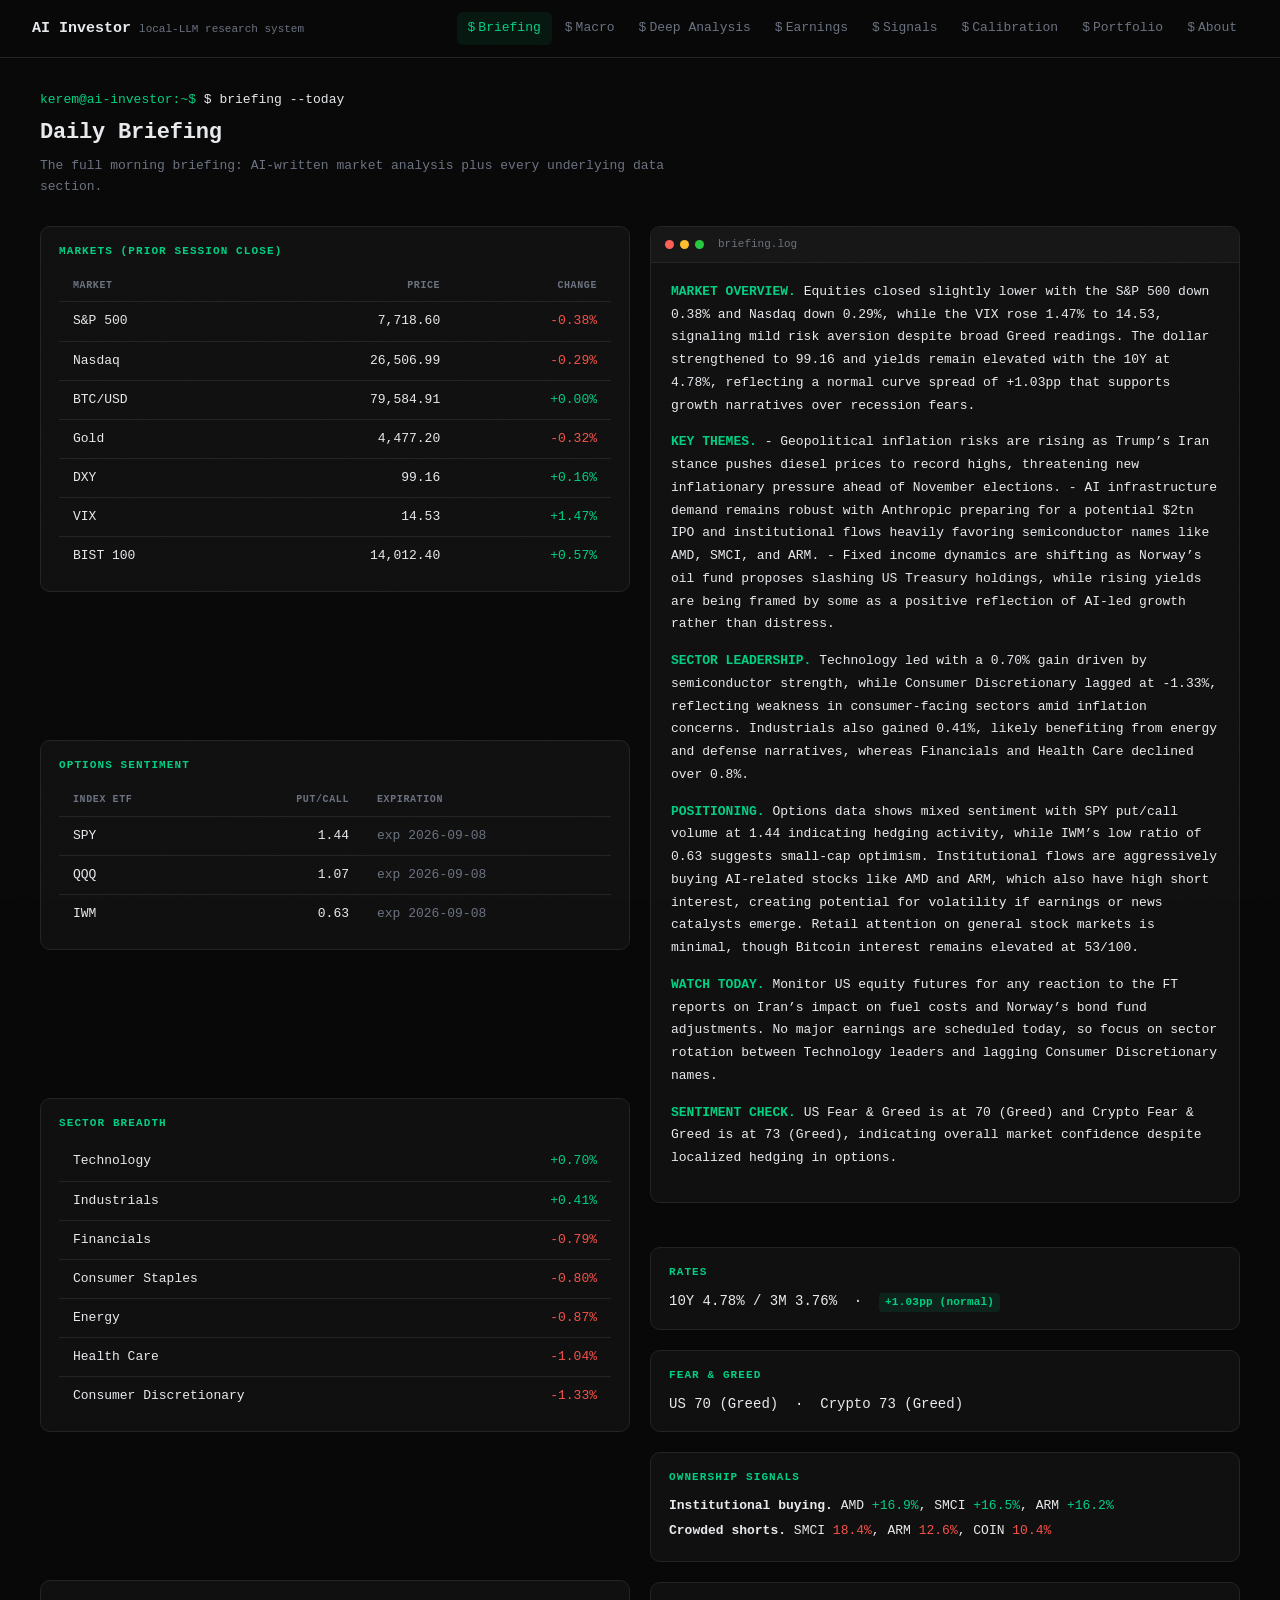
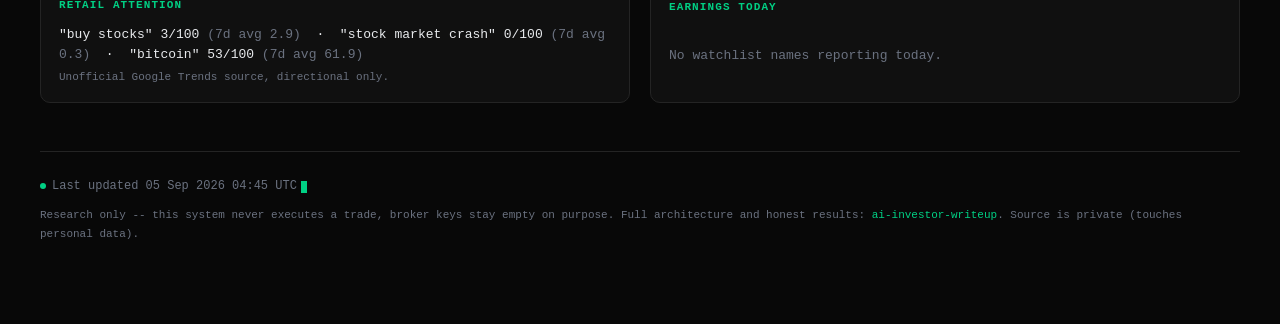
<file: index.html>
<!DOCTYPE html>
<html lang="en">
<head>
<meta charset="UTF-8">
<meta name="viewport" content="width=device-width, initial-scale=1.0">
<title>Briefing · AI Investor</title>
<meta name="description" content="The full morning briefing: AI-written market analysis plus every underlying data section.">
<link rel="stylesheet" href="style.css">
</head>
<body>
<header class="topnav">
  <div class="topnav-brand">
    <span class="topnav-brand-name">AI Investor</span>
    <span class="topnav-brand-sub">local-LLM research system</span>
  </div>
  <button class="mobile-toggle">menu</button>
  <nav class="topnav-links">
    <a class="nav-link active" href="index.html"><span class="prompt">$</span>Briefing</a><a class="nav-link" href="macro.html"><span class="prompt">$</span>Macro</a><a class="nav-link" href="deep-analysis.html"><span class="prompt">$</span>Deep Analysis</a><a class="nav-link" href="earnings.html"><span class="prompt">$</span>Earnings</a><a class="nav-link" href="signals.html"><span class="prompt">$</span>Signals</a><a class="nav-link" href="calibration.html"><span class="prompt">$</span>Calibration</a><a class="nav-link" href="portfolio.html"><span class="prompt">$</span>Portfolio</a><a class="nav-link" href="about.html"><span class="prompt">$</span>About</a>
  </nav>
</header>
<div class="shell">
  <main class="main">
    <div class="page-header">
      <div class="cmd-line"><span class="prompt">kerem@ai-investor:~$</span> <span class="cmd">$ briefing --today</span></div>
      <div class="page-title">Daily Briefing</div>
      <div class="page-desc">The full morning briefing: AI-written market analysis plus every underlying data section.</div>
    </div>
    <div class="paired-row"><div class="stack"><div class="data-block"><div class="section-label">Markets (Prior Session Close)</div><div class="table-scroll"><table><thead><tr><th>Market</th><th class="num">Price</th><th class="num">Change</th></tr></thead>
      <tbody><tr><td>S&amp;P 500</td><td class="num">7,718.60</td>
      <td class="num neg-text">-0.38%</td></tr><tr><td>Nasdaq</td><td class="num">26,506.99</td>
      <td class="num neg-text">-0.29%</td></tr><tr><td>BTC/USD</td><td class="num">79,584.91</td>
      <td class="num pos-text">+0.00%</td></tr><tr><td>Gold</td><td class="num">4,477.20</td>
      <td class="num neg-text">-0.32%</td></tr><tr><td>DXY</td><td class="num">99.16</td>
      <td class="num pos-text">+0.16%</td></tr><tr><td>VIX</td><td class="num">14.53</td>
      <td class="num pos-text">+1.47%</td></tr><tr><td>BIST 100</td><td class="num">14,012.40</td>
      <td class="num pos-text">+0.57%</td></tr></tbody></table></div></div><div class="data-block"><div class="section-label">Options Sentiment</div><div class="table-scroll"><table><thead><tr><th>Index ETF</th><th class="num">Put/Call</th><th>Expiration</th></tr></thead>
      <tbody><tr><td>SPY</td><td class="num">1.44</td>
      <td class="muted-text">exp 2026-09-08</td></tr><tr><td>QQQ</td><td class="num">1.07</td>
      <td class="muted-text">exp 2026-09-08</td></tr><tr><td>IWM</td><td class="num">0.63</td>
      <td class="muted-text">exp 2026-09-08</td></tr></tbody></table></div></div><div class="data-block"><div class="section-label">Sector Breadth</div><div class="table-scroll"><table><tbody><tr><td>Technology</td><td class="num pos-text">+0.70%</td></tr><tr><td>Industrials</td><td class="num pos-text">+0.41%</td></tr><tr><td>Financials</td><td class="num neg-text">-0.79%</td></tr><tr><td>Consumer Staples</td><td class="num neg-text">-0.80%</td></tr><tr><td>Energy</td><td class="num neg-text">-0.87%</td></tr><tr><td>Health Care</td><td class="num neg-text">-1.04%</td></tr><tr><td>Consumer Discretionary</td><td class="num neg-text">-1.33%</td></tr></tbody></table></div></div><div class="data-block"><div class="section-label">Retail Attention</div><p style="font-size:13px;">"buy stocks" 3/100 <span class="muted-text">(7d avg 2.9)</span> &nbsp;·&nbsp; "stock market crash" 0/100 <span class="muted-text">(7d avg 0.3)</span> &nbsp;·&nbsp; "bitcoin" 53/100 <span class="muted-text">(7d avg 61.9)</span></p><p style="font-size:11px;color:var(--muted);margin-top:4px;">Unofficial Google Trends source, directional only.</p></div></div><div class="col-flow"><div class="term-window"><div class="term-titlebar"><div class="term-dots"><span class="term-dot r"></span><span class="term-dot y"></span><span class="term-dot g"></span></div>
    <span class="term-titlebar-label">briefing.log</span></div><div class="term-body narrative"><p style="font-size:13px;line-height:1.75;margin-bottom:14px;"><b style="color:var(--accent2);">MARKET OVERVIEW.</b> Equities closed slightly lower with the S&amp;P 500 down 0.38% and Nasdaq down 0.29%, while the VIX rose 1.47% to 14.53, signaling mild risk aversion despite broad Greed readings. The dollar strengthened to 99.16 and yields remain elevated with the 10Y at 4.78%, reflecting a normal curve spread of +1.03pp that supports growth narratives over recession fears.</p><p style="font-size:13px;line-height:1.75;margin-bottom:14px;"><b style="color:var(--accent2);">KEY THEMES.</b> - Geopolitical inflation risks are rising as Trump’s Iran stance pushes diesel prices to record highs, threatening new inflationary pressure ahead of November elections.
- AI infrastructure demand remains robust with Anthropic preparing for a potential $2tn IPO and institutional flows heavily favoring semiconductor names like AMD, SMCI, and ARM.
- Fixed income dynamics are shifting as Norway’s oil fund proposes slashing US Treasury holdings, while rising yields are being framed by some as a positive reflection of AI-led growth rather than distress.</p><p style="font-size:13px;line-height:1.75;margin-bottom:14px;"><b style="color:var(--accent2);">SECTOR LEADERSHIP.</b> Technology led with a 0.70% gain driven by semiconductor strength, while Consumer Discretionary lagged at -1.33%, reflecting weakness in consumer-facing sectors amid inflation concerns. Industrials also gained 0.41%, likely benefiting from energy and defense narratives, whereas Financials and Health Care declined over 0.8%.</p><p style="font-size:13px;line-height:1.75;margin-bottom:14px;"><b style="color:var(--accent2);">POSITIONING.</b> Options data shows mixed sentiment with SPY put/call volume at 1.44 indicating hedging activity, while IWM’s low ratio of 0.63 suggests small-cap optimism. Institutional flows are aggressively buying AI-related stocks like AMD and ARM, which also have high short interest, creating potential for volatility if earnings or news catalysts emerge. Retail attention on general stock markets is minimal, though Bitcoin interest remains elevated at 53/100.</p><p style="font-size:13px;line-height:1.75;margin-bottom:14px;"><b style="color:var(--accent2);">WATCH TODAY.</b> Monitor US equity futures for any reaction to the FT reports on Iran’s impact on fuel costs and Norway’s bond fund adjustments. No major earnings are scheduled today, so focus on sector rotation between Technology leaders and lagging Consumer Discretionary names.</p><p style="font-size:13px;line-height:1.75;margin-bottom:14px;"><b style="color:var(--accent2);">SENTIMENT CHECK.</b> US Fear &amp; Greed is at 70 (Greed) and Crypto Fear &amp; Greed is at 73 (Greed), indicating overall market confidence despite localized hedging in options.</p></div></div><div class="stack"><div class="data-block"><div class="section-label">Rates</div><p style="font-size:14px;">10Y 4.78% / 3M 3.76%
          &nbsp;·&nbsp; <span class="tag pos">+1.03pp (normal)</span></p></div><div class="data-block"><div class="section-label">Fear &amp; Greed</div><p style="font-size:14px;">US 70 (Greed) &nbsp;·&nbsp; Crypto 73 (Greed)</p></div><div class="data-block"><div class="section-label">Ownership Signals</div><p style="font-size:13px;margin:4px 0;"><b>Institutional buying.</b> AMD <span class="pos-text">+16.9%</span>, SMCI <span class="pos-text">+16.5%</span>, ARM <span class="pos-text">+16.2%</span></p><p style="font-size:13px;margin:4px 0;"><b>Crowded shorts.</b> SMCI <span class="neg-text">18.4%</span>, ARM <span class="neg-text">12.6%</span>, COIN <span class="neg-text">10.4%</span></p></div><div class="data-block"><div class="section-label">Earnings Today</div><p class="empty-state">No watchlist names reporting today.</p></div></div></div></div>
    <div class="page-footer">
      <div class="last-updated"><span class="dot"></span>Last updated 05 Sep 2026 04:45 UTC<span class="cursor-block"></span></div>
      <p style="margin-top:10px;">Research only -- this system never executes a trade, broker keys stay empty on purpose.
      Full architecture and honest results: <a href="https://github.com/cliteka-cell/ai-investor-writeup" target="_blank">ai-investor-writeup</a>.
      Source is private (touches personal data).</p>
    </div>
  </main>
</div>
<script src="script.js"></script>
</body>
</html>
</file>
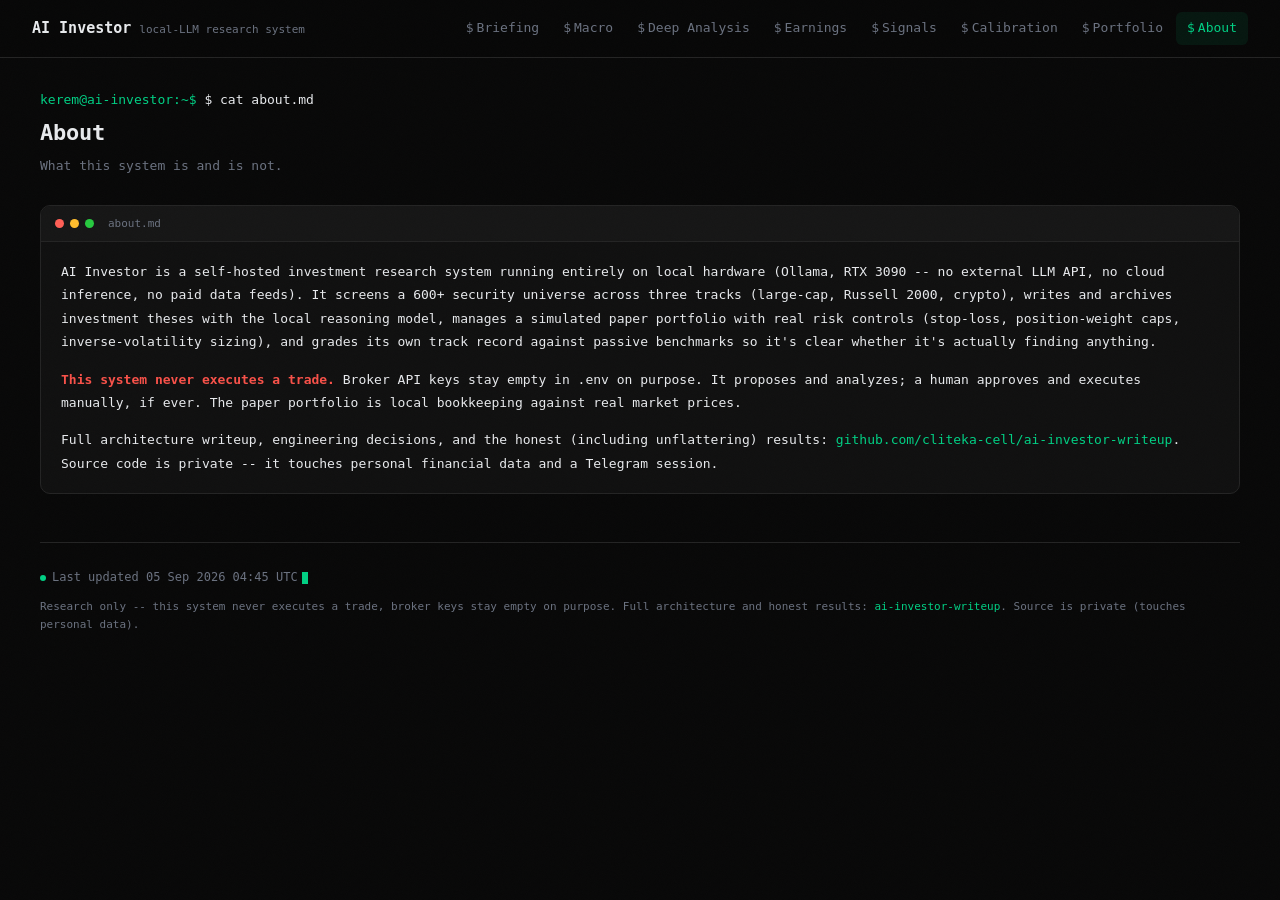
<file: about.html>
<!DOCTYPE html>
<html lang="en">
<head>
<meta charset="UTF-8">
<meta name="viewport" content="width=device-width, initial-scale=1.0">
<title>About · AI Investor</title>
<meta name="description" content="What this system is and is not.">
<link rel="stylesheet" href="style.css">
</head>
<body>
<header class="topnav">
  <div class="topnav-brand">
    <span class="topnav-brand-name">AI Investor</span>
    <span class="topnav-brand-sub">local-LLM research system</span>
  </div>
  <button class="mobile-toggle">menu</button>
  <nav class="topnav-links">
    <a class="nav-link" href="index.html"><span class="prompt">$</span>Briefing</a><a class="nav-link" href="macro.html"><span class="prompt">$</span>Macro</a><a class="nav-link" href="deep-analysis.html"><span class="prompt">$</span>Deep Analysis</a><a class="nav-link" href="earnings.html"><span class="prompt">$</span>Earnings</a><a class="nav-link" href="signals.html"><span class="prompt">$</span>Signals</a><a class="nav-link" href="calibration.html"><span class="prompt">$</span>Calibration</a><a class="nav-link" href="portfolio.html"><span class="prompt">$</span>Portfolio</a><a class="nav-link active" href="about.html"><span class="prompt">$</span>About</a>
  </nav>
</header>
<div class="shell">
  <main class="main">
    <div class="page-header">
      <div class="cmd-line"><span class="prompt">kerem@ai-investor:~$</span> <span class="cmd">$ cat about.md</span></div>
      <div class="page-title">About</div>
      <div class="page-desc">What this system is and is not.</div>
    </div>
    
    <div class="term-window full"><div class="term-titlebar"><div class="term-dots"><span class="term-dot r"></span><span class="term-dot y"></span><span class="term-dot g"></span></div>
    <span class="term-titlebar-label">about.md</span></div><div class="term-body">
    <p style="font-size:13px;line-height:1.8;">AI Investor is a self-hosted investment research system running entirely on local hardware
    (Ollama, RTX 3090 -- no external LLM API, no cloud inference, no paid data feeds). It screens a 600+ security universe across three
    tracks (large-cap, Russell 2000, crypto), writes and archives investment theses with the local reasoning model, manages a simulated
    paper portfolio with real risk controls (stop-loss, position-weight caps, inverse-volatility sizing), and grades its own track record
    against passive benchmarks so it's clear whether it's actually finding anything.</p>
    <p style="font-size:13px;line-height:1.8;margin-top:14px;"><b style="color:var(--neg);">This system never executes a trade.</b>
    Broker API keys stay empty in <code>.env</code> on purpose. It proposes and analyzes; a human approves and executes manually,
    if ever. The paper portfolio is local bookkeeping against real market prices.</p>
    <p style="font-size:13px;line-height:1.8;margin-top:14px;">Full architecture writeup, engineering decisions, and the honest
    (including unflattering) results: <a href="https://github.com/cliteka-cell/ai-investor-writeup" target="_blank" style="color:var(--accent2);">github.com/cliteka-cell/ai-investor-writeup</a>.
    Source code is private -- it touches personal financial data and a Telegram session.</p>
    </div></div>
    <div class="page-footer">
      <div class="last-updated"><span class="dot"></span>Last updated 05 Sep 2026 04:45 UTC<span class="cursor-block"></span></div>
      <p style="margin-top:10px;">Research only -- this system never executes a trade, broker keys stay empty on purpose.
      Full architecture and honest results: <a href="https://github.com/cliteka-cell/ai-investor-writeup" target="_blank">ai-investor-writeup</a>.
      Source is private (touches personal data).</p>
    </div>
  </main>
</div>
<script src="script.js"></script>
</body>
</html>
</file>
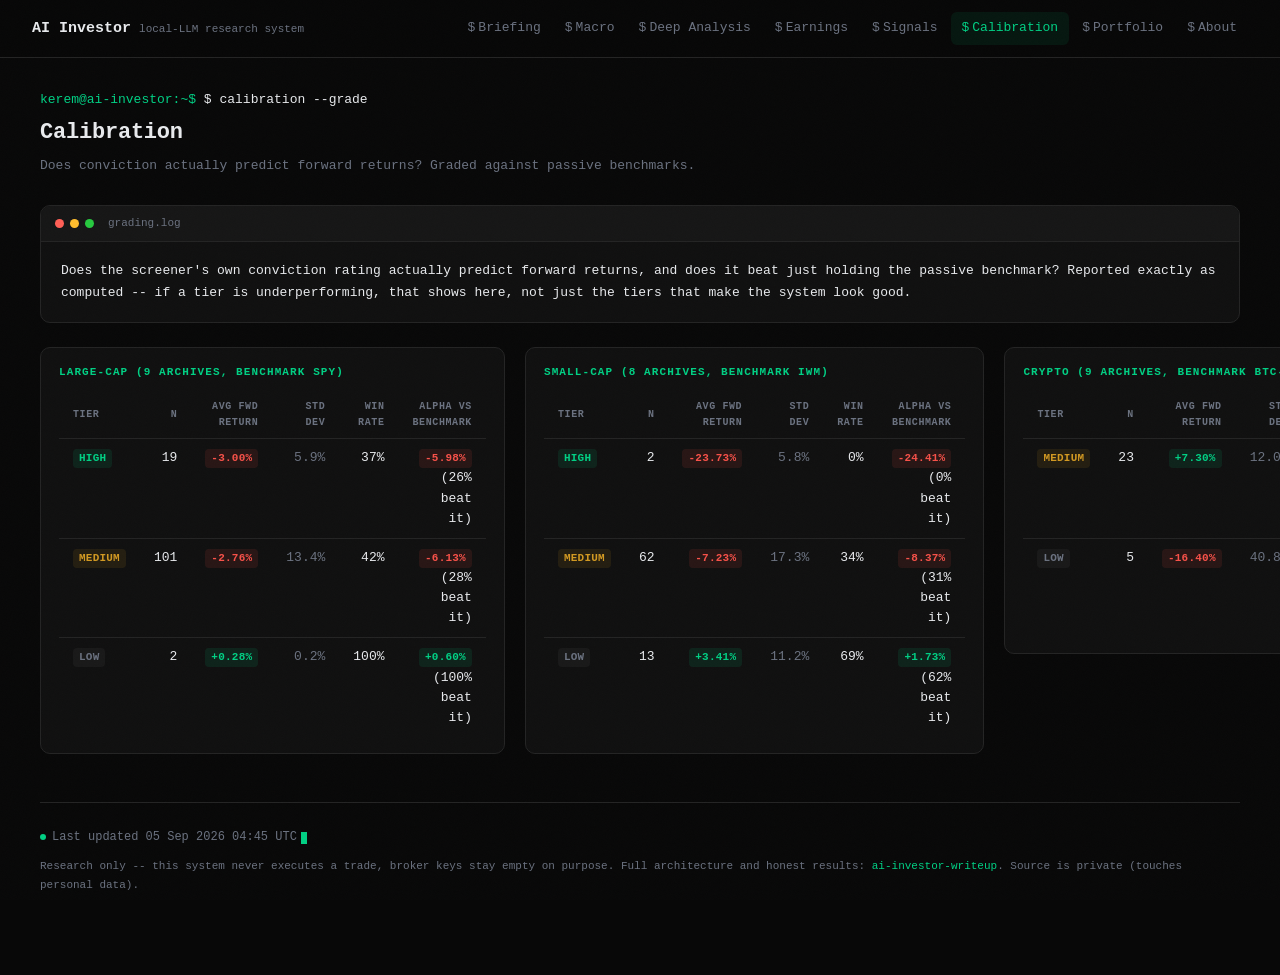
<file: calibration.html>
<!DOCTYPE html>
<html lang="en">
<head>
<meta charset="UTF-8">
<meta name="viewport" content="width=device-width, initial-scale=1.0">
<title>Calibration · AI Investor</title>
<meta name="description" content="Does conviction actually predict forward returns? Graded against passive benchmarks.">
<link rel="stylesheet" href="style.css">
</head>
<body>
<header class="topnav">
  <div class="topnav-brand">
    <span class="topnav-brand-name">AI Investor</span>
    <span class="topnav-brand-sub">local-LLM research system</span>
  </div>
  <button class="mobile-toggle">menu</button>
  <nav class="topnav-links">
    <a class="nav-link" href="index.html"><span class="prompt">$</span>Briefing</a><a class="nav-link" href="macro.html"><span class="prompt">$</span>Macro</a><a class="nav-link" href="deep-analysis.html"><span class="prompt">$</span>Deep Analysis</a><a class="nav-link" href="earnings.html"><span class="prompt">$</span>Earnings</a><a class="nav-link" href="signals.html"><span class="prompt">$</span>Signals</a><a class="nav-link active" href="calibration.html"><span class="prompt">$</span>Calibration</a><a class="nav-link" href="portfolio.html"><span class="prompt">$</span>Portfolio</a><a class="nav-link" href="about.html"><span class="prompt">$</span>About</a>
  </nav>
</header>
<div class="shell">
  <main class="main">
    <div class="page-header">
      <div class="cmd-line"><span class="prompt">kerem@ai-investor:~$</span> <span class="cmd">$ calibration --grade</span></div>
      <div class="page-title">Calibration</div>
      <div class="page-desc">Does conviction actually predict forward returns? Graded against passive benchmarks.</div>
    </div>
    <div class="term-window full"><div class="term-titlebar"><div class="term-dots"><span class="term-dot r"></span><span class="term-dot y"></span><span class="term-dot g"></span></div>
    <span class="term-titlebar-label">grading.log</span></div><div class="term-body">
    <p style="font-size:13px;line-height:1.7;">Does the screener's own conviction rating actually predict forward returns, and does it
    beat just holding the passive benchmark? Reported exactly as computed -- if a tier is underperforming, that shows here, not just the
    tiers that make the system look good.</p></div></div><div class="grid-3col"><div class="data-block"><div class="section-label">Large-Cap (9 archives, benchmark SPY)</div><div class="table-scroll"><table><thead><tr><th>Tier</th><th class="num">N</th><th class="num">Avg Fwd Return</th>
        <th class="num">Std Dev</th><th class="num">Win Rate</th><th class="num">Alpha vs Benchmark</th></tr></thead>
        <tbody><tr><td><span class="tag pos">HIGH</span></td>
              <td class="num">19</td><td class="num"><span class="tag neg">-3.00%</span></td>
              <td class="num muted-text">5.9%</td>
              <td class="num">37%</td><td class="num"><span class="tag neg">-5.98%</span> (26% beat it)</td></tr><tr><td><span class="tag warn">MEDIUM</span></td>
              <td class="num">101</td><td class="num"><span class="tag neg">-2.76%</span></td>
              <td class="num muted-text">13.4%</td>
              <td class="num">42%</td><td class="num"><span class="tag neg">-6.13%</span> (28% beat it)</td></tr><tr><td><span class="tag muted">LOW</span></td>
              <td class="num">2</td><td class="num"><span class="tag pos">+0.28%</span></td>
              <td class="num muted-text">0.2%</td>
              <td class="num">100%</td><td class="num"><span class="tag pos">+0.60%</span> (100% beat it)</td></tr></tbody></table></div></div><div class="data-block"><div class="section-label">Small-Cap (8 archives, benchmark IWM)</div><div class="table-scroll"><table><thead><tr><th>Tier</th><th class="num">N</th><th class="num">Avg Fwd Return</th>
        <th class="num">Std Dev</th><th class="num">Win Rate</th><th class="num">Alpha vs Benchmark</th></tr></thead>
        <tbody><tr><td><span class="tag pos">HIGH</span></td>
              <td class="num">2</td><td class="num"><span class="tag neg">-23.73%</span></td>
              <td class="num muted-text">5.8%</td>
              <td class="num">0%</td><td class="num"><span class="tag neg">-24.41%</span> (0% beat it)</td></tr><tr><td><span class="tag warn">MEDIUM</span></td>
              <td class="num">62</td><td class="num"><span class="tag neg">-7.23%</span></td>
              <td class="num muted-text">17.3%</td>
              <td class="num">34%</td><td class="num"><span class="tag neg">-8.37%</span> (31% beat it)</td></tr><tr><td><span class="tag muted">LOW</span></td>
              <td class="num">13</td><td class="num"><span class="tag pos">+3.41%</span></td>
              <td class="num muted-text">11.2%</td>
              <td class="num">69%</td><td class="num"><span class="tag pos">+1.73%</span> (62% beat it)</td></tr></tbody></table></div></div><div class="data-block"><div class="section-label">Crypto (9 archives, benchmark BTC-USD)</div><div class="table-scroll"><table><thead><tr><th>Tier</th><th class="num">N</th><th class="num">Avg Fwd Return</th>
        <th class="num">Std Dev</th><th class="num">Win Rate</th><th class="num">Alpha vs Benchmark</th></tr></thead>
        <tbody><tr><td><span class="tag warn">MEDIUM</span></td>
              <td class="num">23</td><td class="num"><span class="tag pos">+7.30%</span></td>
              <td class="num muted-text">12.0%</td>
              <td class="num">65%</td><td class="num"><span class="tag pos">+0.68%</span> (48% beat it)</td></tr><tr><td><span class="tag muted">LOW</span></td>
              <td class="num">5</td><td class="num"><span class="tag neg">-16.40%</span></td>
              <td class="num muted-text">40.8%</td>
              <td class="num">40%</td><td class="num"><span class="tag neg">-17.97%</span> (40% beat it)</td></tr></tbody></table></div></div></div>
    <div class="page-footer">
      <div class="last-updated"><span class="dot"></span>Last updated 05 Sep 2026 04:45 UTC<span class="cursor-block"></span></div>
      <p style="margin-top:10px;">Research only -- this system never executes a trade, broker keys stay empty on purpose.
      Full architecture and honest results: <a href="https://github.com/cliteka-cell/ai-investor-writeup" target="_blank">ai-investor-writeup</a>.
      Source is private (touches personal data).</p>
    </div>
  </main>
</div>
<script src="script.js"></script>
</body>
</html>
</file>
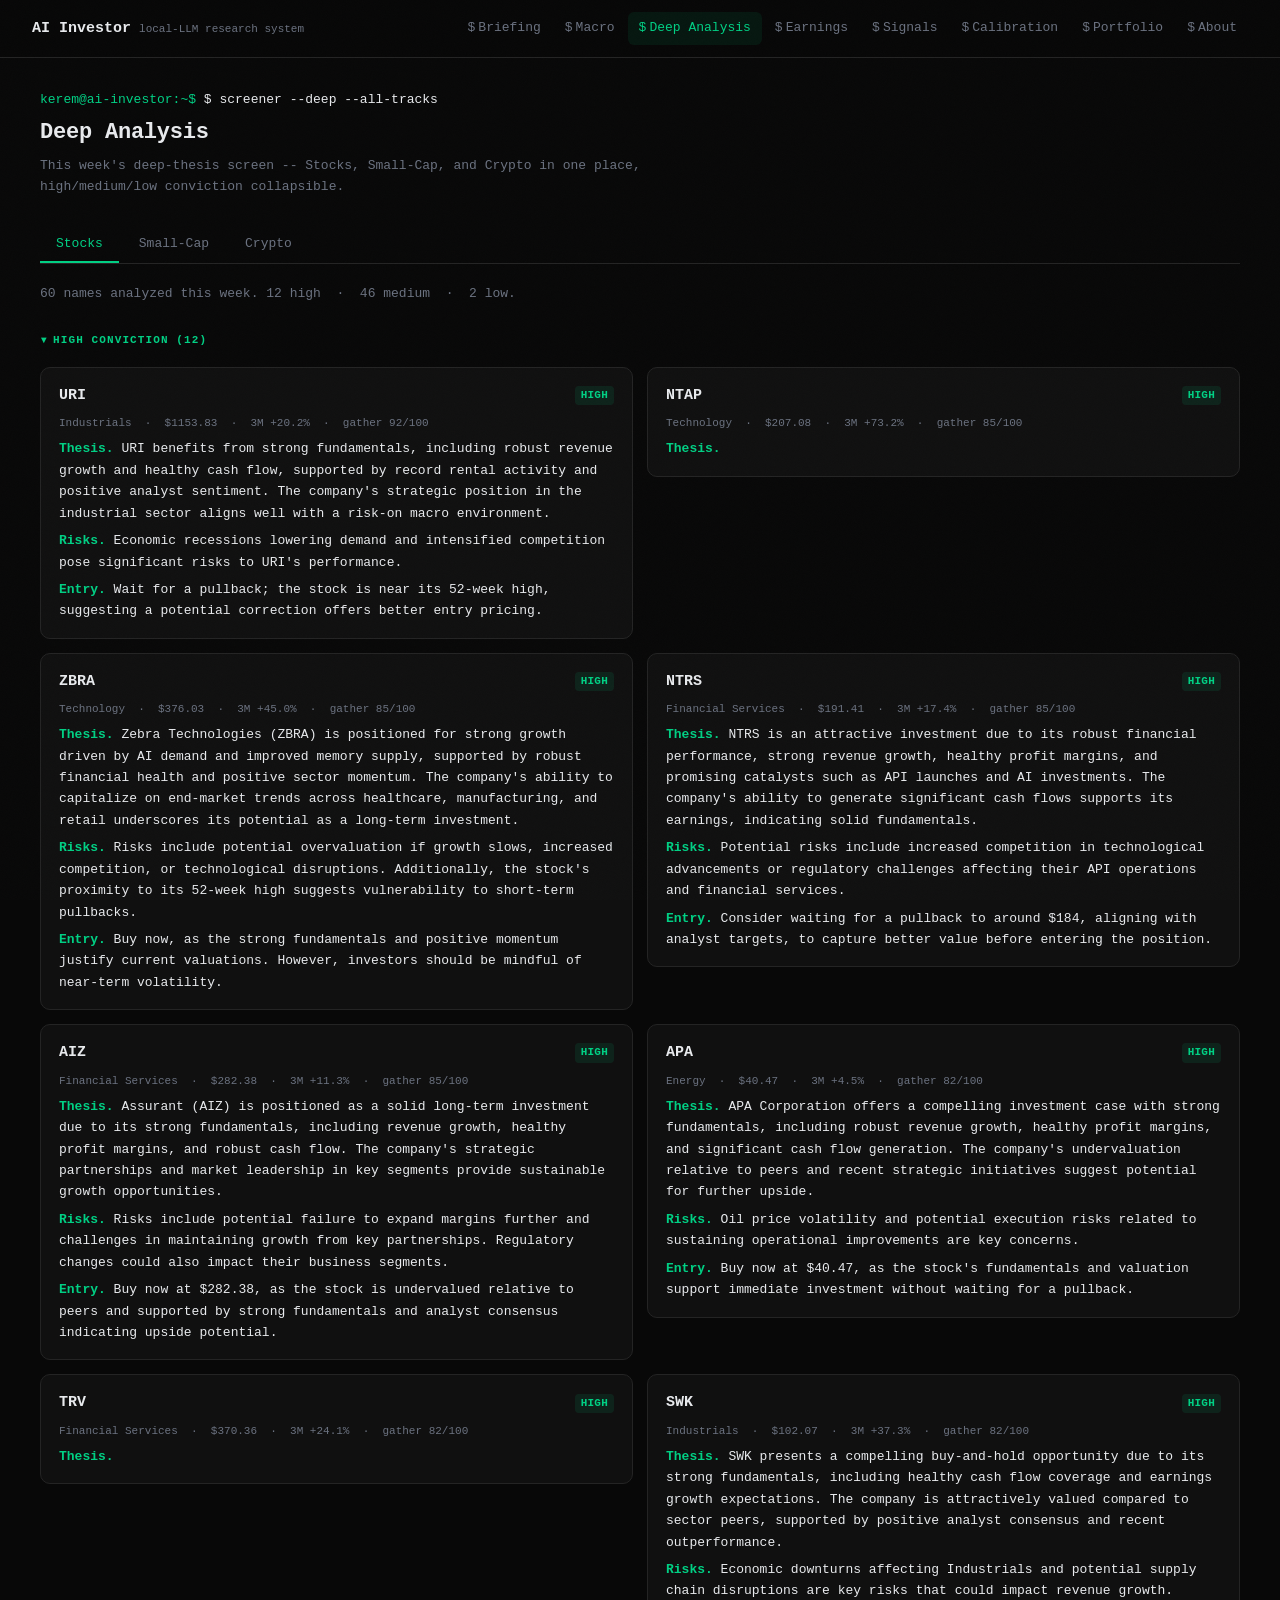
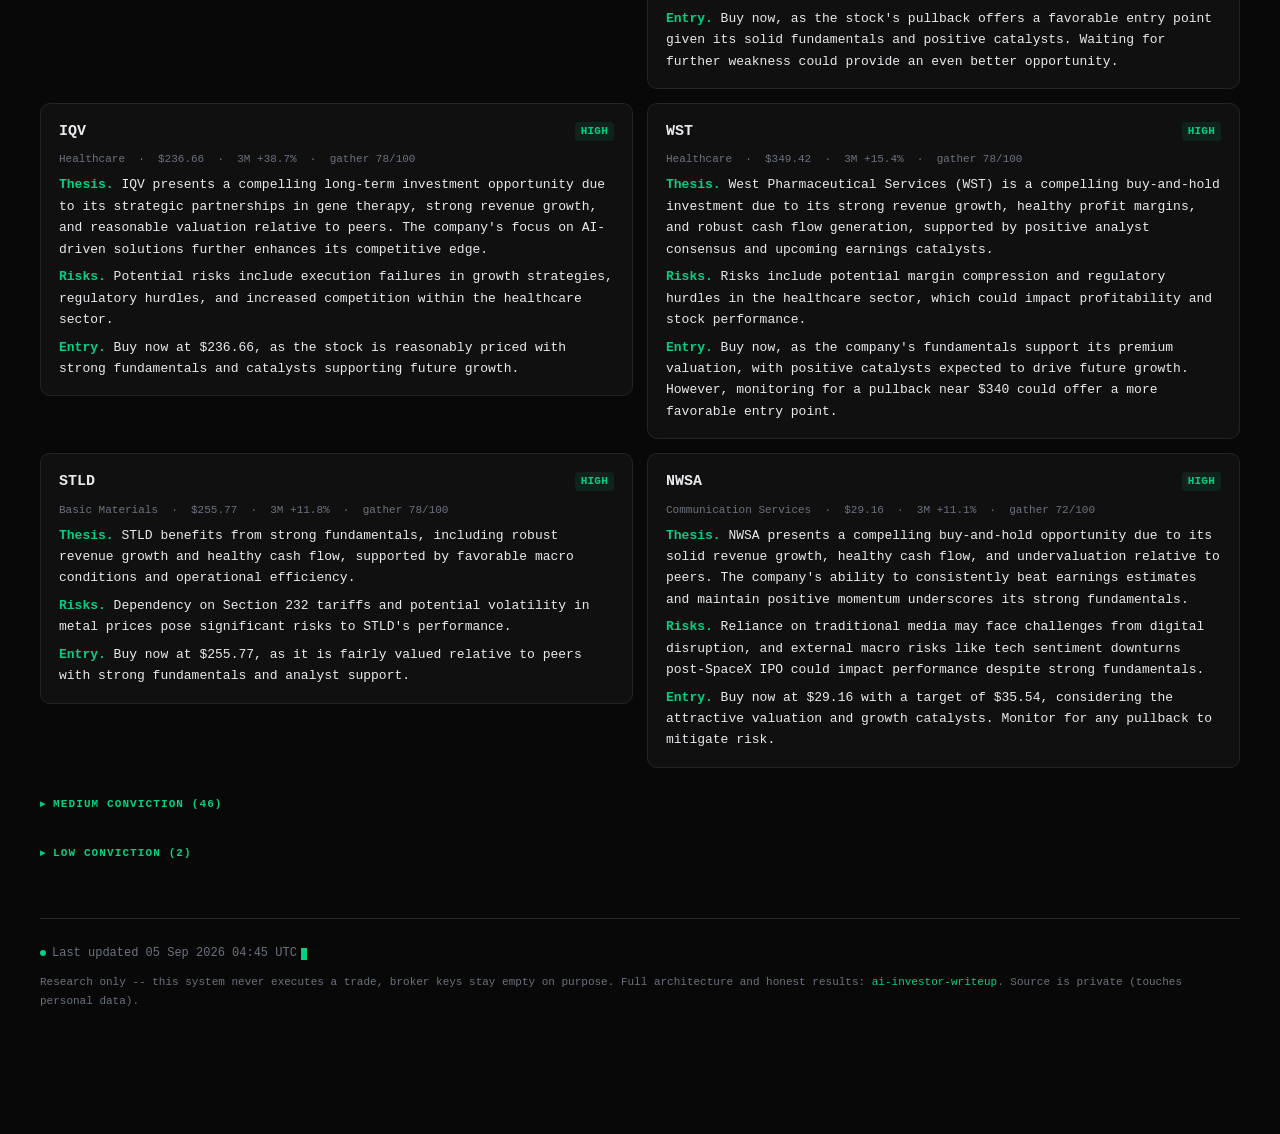
<file: deep-analysis.html>
<!DOCTYPE html>
<html lang="en">
<head>
<meta charset="UTF-8">
<meta name="viewport" content="width=device-width, initial-scale=1.0">
<title>Deep Analysis · AI Investor</title>
<meta name="description" content="This week's deep-thesis screen -- Stocks, Small-Cap, and Crypto in one place, high/medium/low conviction collapsible.">
<link rel="stylesheet" href="style.css">
</head>
<body>
<header class="topnav">
  <div class="topnav-brand">
    <span class="topnav-brand-name">AI Investor</span>
    <span class="topnav-brand-sub">local-LLM research system</span>
  </div>
  <button class="mobile-toggle">menu</button>
  <nav class="topnav-links">
    <a class="nav-link" href="index.html"><span class="prompt">$</span>Briefing</a><a class="nav-link" href="macro.html"><span class="prompt">$</span>Macro</a><a class="nav-link active" href="deep-analysis.html"><span class="prompt">$</span>Deep Analysis</a><a class="nav-link" href="earnings.html"><span class="prompt">$</span>Earnings</a><a class="nav-link" href="signals.html"><span class="prompt">$</span>Signals</a><a class="nav-link" href="calibration.html"><span class="prompt">$</span>Calibration</a><a class="nav-link" href="portfolio.html"><span class="prompt">$</span>Portfolio</a><a class="nav-link" href="about.html"><span class="prompt">$</span>About</a>
  </nav>
</header>
<div class="shell">
  <main class="main">
    <div class="page-header">
      <div class="cmd-line"><span class="prompt">kerem@ai-investor:~$</span> <span class="cmd">$ screener --deep --all-tracks</span></div>
      <div class="page-title">Deep Analysis</div>
      <div class="page-desc">This week's deep-thesis screen -- Stocks, Small-Cap, and Crypto in one place, high/medium/low conviction collapsible.</div>
    </div>
    <div class="tab-buttons"><button class="tab-btn active" data-tab="stocks">Stocks</button><button class="tab-btn" data-tab="smallcap">Small-Cap</button><button class="tab-btn" data-tab="crypto">Crypto</button></div><div class="tab-panel active" data-panel="stocks"><p style="font-size:13px;color:var(--muted);margin-bottom:20px;">60 names analyzed this week. 12 high &nbsp;·&nbsp; 46 medium &nbsp;·&nbsp; 2 low.</p><details class="conv-group" open><summary>HIGH CONVICTION (12)</summary><div class="card-grid"><div class="thesis-card">
              <div class="thesis-card-top">
                <span class="thesis-ticker">URI</span>
                <span class="tag pos">HIGH</span>
              </div>
              <div class="thesis-meta">Industrials &nbsp;·&nbsp; $1153.83 &nbsp;·&nbsp; 3M +20.2% &nbsp;·&nbsp; gather 92/100</div>
              <div class="thesis-body"><b>Thesis.</b> URI benefits from strong fundamentals, including robust revenue growth and healthy cash flow, supported by record rental activity and positive analyst sentiment. The company's strategic position in the industrial sector aligns well with a risk-on macro environment.</div>
              <div class="thesis-body" style="margin-top:6px;"><b>Risks.</b> Economic recessions lowering demand and intensified competition pose significant risks to URI's performance.</div>
              <div class="thesis-body" style="margin-top:6px;"><b>Entry.</b> Wait for a pullback; the stock is near its 52-week high, suggesting a potential correction offers better entry pricing.</div>
            </div><div class="thesis-card">
              <div class="thesis-card-top">
                <span class="thesis-ticker">NTAP</span>
                <span class="tag pos">HIGH</span>
              </div>
              <div class="thesis-meta">Technology &nbsp;·&nbsp; $207.08 &nbsp;·&nbsp; 3M +73.2% &nbsp;·&nbsp; gather 85/100</div>
              <div class="thesis-body"><b>Thesis.</b> </div>
              
              
            </div><div class="thesis-card">
              <div class="thesis-card-top">
                <span class="thesis-ticker">ZBRA</span>
                <span class="tag pos">HIGH</span>
              </div>
              <div class="thesis-meta">Technology &nbsp;·&nbsp; $376.03 &nbsp;·&nbsp; 3M +45.0% &nbsp;·&nbsp; gather 85/100</div>
              <div class="thesis-body"><b>Thesis.</b> Zebra Technologies (ZBRA) is positioned for strong growth driven by AI demand and improved memory supply, supported by robust financial health and positive sector momentum. The company's ability to capitalize on end-market trends across healthcare, manufacturing, and retail underscores its potential as a long-term investment.</div>
              <div class="thesis-body" style="margin-top:6px;"><b>Risks.</b> Risks include potential overvaluation if growth slows, increased competition, or technological disruptions. Additionally, the stock's proximity to its 52-week high suggests vulnerability to short-term pullbacks.</div>
              <div class="thesis-body" style="margin-top:6px;"><b>Entry.</b> Buy now, as the strong fundamentals and positive momentum justify current valuations. However, investors should be mindful of near-term volatility.</div>
            </div><div class="thesis-card">
              <div class="thesis-card-top">
                <span class="thesis-ticker">NTRS</span>
                <span class="tag pos">HIGH</span>
              </div>
              <div class="thesis-meta">Financial Services &nbsp;·&nbsp; $191.41 &nbsp;·&nbsp; 3M +17.4% &nbsp;·&nbsp; gather 85/100</div>
              <div class="thesis-body"><b>Thesis.</b> NTRS is an attractive investment due to its robust financial performance, strong revenue growth, healthy profit margins, and promising catalysts such as API launches and AI investments. The company's ability to generate significant cash flows supports its earnings, indicating solid fundamentals.</div>
              <div class="thesis-body" style="margin-top:6px;"><b>Risks.</b> Potential risks include increased competition in technological advancements or regulatory challenges affecting their API operations and financial services.</div>
              <div class="thesis-body" style="margin-top:6px;"><b>Entry.</b> Consider waiting for a pullback to around $184, aligning with analyst targets, to capture better value before entering the position.</div>
            </div><div class="thesis-card">
              <div class="thesis-card-top">
                <span class="thesis-ticker">AIZ</span>
                <span class="tag pos">HIGH</span>
              </div>
              <div class="thesis-meta">Financial Services &nbsp;·&nbsp; $282.38 &nbsp;·&nbsp; 3M +11.3% &nbsp;·&nbsp; gather 85/100</div>
              <div class="thesis-body"><b>Thesis.</b> Assurant (AIZ) is positioned as a solid long-term investment due to its strong fundamentals, including revenue growth, healthy profit margins, and robust cash flow. The company's strategic partnerships and market leadership in key segments provide sustainable growth opportunities.</div>
              <div class="thesis-body" style="margin-top:6px;"><b>Risks.</b> Risks include potential failure to expand margins further and challenges in maintaining growth from key partnerships. Regulatory changes could also impact their business segments.</div>
              <div class="thesis-body" style="margin-top:6px;"><b>Entry.</b> Buy now at $282.38, as the stock is undervalued relative to peers and supported by strong fundamentals and analyst consensus indicating upside potential.</div>
            </div><div class="thesis-card">
              <div class="thesis-card-top">
                <span class="thesis-ticker">APA</span>
                <span class="tag pos">HIGH</span>
              </div>
              <div class="thesis-meta">Energy &nbsp;·&nbsp; $40.47 &nbsp;·&nbsp; 3M +4.5% &nbsp;·&nbsp; gather 82/100</div>
              <div class="thesis-body"><b>Thesis.</b> APA Corporation offers a compelling investment case with strong fundamentals, including robust revenue growth, healthy profit margins, and significant cash flow generation. The company's undervaluation relative to peers and recent strategic initiatives suggest potential for further upside.</div>
              <div class="thesis-body" style="margin-top:6px;"><b>Risks.</b> Oil price volatility and potential execution risks related to sustaining operational improvements are key concerns.</div>
              <div class="thesis-body" style="margin-top:6px;"><b>Entry.</b> Buy now at $40.47, as the stock's fundamentals and valuation support immediate investment without waiting for a pullback.</div>
            </div><div class="thesis-card">
              <div class="thesis-card-top">
                <span class="thesis-ticker">TRV</span>
                <span class="tag pos">HIGH</span>
              </div>
              <div class="thesis-meta">Financial Services &nbsp;·&nbsp; $370.36 &nbsp;·&nbsp; 3M +24.1% &nbsp;·&nbsp; gather 82/100</div>
              <div class="thesis-body"><b>Thesis.</b> </div>
              
              
            </div><div class="thesis-card">
              <div class="thesis-card-top">
                <span class="thesis-ticker">SWK</span>
                <span class="tag pos">HIGH</span>
              </div>
              <div class="thesis-meta">Industrials &nbsp;·&nbsp; $102.07 &nbsp;·&nbsp; 3M +37.3% &nbsp;·&nbsp; gather 82/100</div>
              <div class="thesis-body"><b>Thesis.</b> SWK presents a compelling buy-and-hold opportunity due to its strong fundamentals, including healthy cash flow coverage and earnings growth expectations. The company is attractively valued compared to sector peers, supported by positive analyst consensus and recent outperformance.</div>
              <div class="thesis-body" style="margin-top:6px;"><b>Risks.</b> Economic downturns affecting Industrials and potential supply chain disruptions are key risks that could impact revenue growth.</div>
              <div class="thesis-body" style="margin-top:6px;"><b>Entry.</b> Buy now, as the stock's pullback offers a favorable entry point given its solid fundamentals and positive catalysts. Waiting for further weakness could provide an even better opportunity.</div>
            </div><div class="thesis-card">
              <div class="thesis-card-top">
                <span class="thesis-ticker">IQV</span>
                <span class="tag pos">HIGH</span>
              </div>
              <div class="thesis-meta">Healthcare &nbsp;·&nbsp; $236.66 &nbsp;·&nbsp; 3M +38.7% &nbsp;·&nbsp; gather 78/100</div>
              <div class="thesis-body"><b>Thesis.</b> IQV presents a compelling long-term investment opportunity due to its strategic partnerships in gene therapy, strong revenue growth, and reasonable valuation relative to peers. The company's focus on AI-driven solutions further enhances its competitive edge.</div>
              <div class="thesis-body" style="margin-top:6px;"><b>Risks.</b> Potential risks include execution failures in growth strategies, regulatory hurdles, and increased competition within the healthcare sector.</div>
              <div class="thesis-body" style="margin-top:6px;"><b>Entry.</b> Buy now at $236.66, as the stock is reasonably priced with strong fundamentals and catalysts supporting future growth.</div>
            </div><div class="thesis-card">
              <div class="thesis-card-top">
                <span class="thesis-ticker">WST</span>
                <span class="tag pos">HIGH</span>
              </div>
              <div class="thesis-meta">Healthcare &nbsp;·&nbsp; $349.42 &nbsp;·&nbsp; 3M +15.4% &nbsp;·&nbsp; gather 78/100</div>
              <div class="thesis-body"><b>Thesis.</b> West Pharmaceutical Services (WST) is a compelling buy-and-hold investment due to its strong revenue growth, healthy profit margins, and robust cash flow generation, supported by positive analyst consensus and upcoming earnings catalysts.</div>
              <div class="thesis-body" style="margin-top:6px;"><b>Risks.</b> Risks include potential margin compression and regulatory hurdles in the healthcare sector, which could impact profitability and stock performance.</div>
              <div class="thesis-body" style="margin-top:6px;"><b>Entry.</b> Buy now, as the company's fundamentals support its premium valuation, with positive catalysts expected to drive future growth. However, monitoring for a pullback near $340 could offer a more favorable entry point.</div>
            </div><div class="thesis-card">
              <div class="thesis-card-top">
                <span class="thesis-ticker">STLD</span>
                <span class="tag pos">HIGH</span>
              </div>
              <div class="thesis-meta">Basic Materials &nbsp;·&nbsp; $255.77 &nbsp;·&nbsp; 3M +11.8% &nbsp;·&nbsp; gather 78/100</div>
              <div class="thesis-body"><b>Thesis.</b> STLD benefits from strong fundamentals, including robust revenue growth and healthy cash flow, supported by favorable macro conditions and operational efficiency.</div>
              <div class="thesis-body" style="margin-top:6px;"><b>Risks.</b> Dependency on Section 232 tariffs and potential volatility in metal prices pose significant risks to STLD's performance.</div>
              <div class="thesis-body" style="margin-top:6px;"><b>Entry.</b> Buy now at $255.77, as it is fairly valued relative to peers with strong fundamentals and analyst support.</div>
            </div><div class="thesis-card">
              <div class="thesis-card-top">
                <span class="thesis-ticker">NWSA</span>
                <span class="tag pos">HIGH</span>
              </div>
              <div class="thesis-meta">Communication Services &nbsp;·&nbsp; $29.16 &nbsp;·&nbsp; 3M +11.1% &nbsp;·&nbsp; gather 72/100</div>
              <div class="thesis-body"><b>Thesis.</b> NWSA presents a compelling buy-and-hold opportunity due to its solid revenue growth, healthy cash flow, and undervaluation relative to peers. The company's ability to consistently beat earnings estimates and maintain positive momentum underscores its strong fundamentals.</div>
              <div class="thesis-body" style="margin-top:6px;"><b>Risks.</b> Reliance on traditional media may face challenges from digital disruption, and external macro risks like tech sentiment downturns post-SpaceX IPO could impact performance despite strong fundamentals.</div>
              <div class="thesis-body" style="margin-top:6px;"><b>Entry.</b> Buy now at $29.16 with a target of $35.54, considering the attractive valuation and growth catalysts. Monitor for any pullback to mitigate risk.</div>
            </div></div></details><details class="conv-group"><summary>MEDIUM CONVICTION (46)</summary><div class="card-grid"><div class="thesis-card">
              <div class="thesis-card-top">
                <span class="thesis-ticker">GRMN</span>
                <span class="tag warn">MEDIUM</span>
              </div>
              <div class="thesis-meta">Technology &nbsp;·&nbsp; $310.2 &nbsp;·&nbsp; 3M +38.0% &nbsp;·&nbsp; gather 85/100</div>
              <div class="thesis-body"><b>Thesis.</b> Garmin presents an attractive investment opportunity with strong recent performance driven by fitness segment growth and management confidence signaled through dividend hikes. The company's discounted valuation relative to peers adds appeal for long-term investors.</div>
              <div class="thesis-body" style="margin-top:6px;"><b>Risks.</b> Over-reliance on the fitness market and increased competition could pose significant risks, potentially leading to margin compression and reduced market share.</div>
              <div class="thesis-body" style="margin-top:6px;"><b>Entry.</b> Consider waiting for a pullback from the current high before entering, as the stock is near its 52-week peak. This strategy allows for a more favorable entry point while maintaining belief in the long-term growth narrative.</div>
            </div><div class="thesis-card">
              <div class="thesis-card-top">
                <span class="thesis-ticker">TGT</span>
                <span class="tag warn">MEDIUM</span>
              </div>
              <div class="thesis-meta">Consumer Defensive &nbsp;·&nbsp; $154.48 &nbsp;·&nbsp; 3M +28.1% &nbsp;·&nbsp; gather 85/100</div>
              <div class="thesis-body"><b>Thesis.</b> Target (TGT) is a stable investment in the Consumer Defensive sector with strong fundamentals, including revenue growth and healthy cash flow, poised for potential gains with upcoming earnings reports.</div>
              <div class="thesis-body" style="margin-top:6px;"><b>Risks.</b> Risks include increased competitive pressures, particularly in the online space, and the challenge of maintaining profit margins amidst rising costs or sales growth放缓.</div>
              <div class="thesis-body" style="margin-top:6px;"><b>Entry.</b> Consider waiting for a pullback given the stock is above the analyst target price, allowing entry at a more favorable valuation.</div>
            </div><div class="thesis-card">
              <div class="thesis-card-top">
                <span class="thesis-ticker">EXPD</span>
                <span class="tag warn">MEDIUM</span>
              </div>
              <div class="thesis-meta">Industrials &nbsp;·&nbsp; $186.12 &nbsp;·&nbsp; 3M +20.4% &nbsp;·&nbsp; gather 85/100</div>
              <div class="thesis-body"><b>Thesis.</b> </div>
              
              
            </div><div class="thesis-card">
              <div class="thesis-card-top">
                <span class="thesis-ticker">IVZ</span>
                <span class="tag warn">MEDIUM</span>
              </div>
              <div class="thesis-meta">Financial Services &nbsp;·&nbsp; $32.55 &nbsp;·&nbsp; 3M +20.8% &nbsp;·&nbsp; gather 85/100</div>
              <div class="thesis-body"><b>Thesis.</b> IVZ benefits from strong revenue growth and healthy cash flows, driven by record net inflows, positioning it as a potential long-term investment in a risk-on macro environment.</div>
              <div class="thesis-body" style="margin-top:6px;"><b>Risks.</b> Sustaining high net inflows is crucial; any downturn in market conditions could reverse this trend, affecting revenue and margins. Additionally, rising interest rates might pressure certain business segments.</div>
              <div class="thesis-body" style="margin-top:6px;"><b>Entry.</b> Wait for a pullback to around $30 to enter at a more attractive valuation point, given the current near-term risks of being close to its 52-week high.</div>
            </div><div class="thesis-card">
              <div class="thesis-card-top">
                <span class="thesis-ticker">VLO</span>
                <span class="tag warn">MEDIUM</span>
              </div>
              <div class="thesis-meta">Energy &nbsp;·&nbsp; $341.67 &nbsp;·&nbsp; 3M +37.4% &nbsp;·&nbsp; gather 78/100</div>
              <div class="thesis-body"><b>Thesis.</b> Valero Energy (VLO) presents an attractive investment opportunity due to its impressive revenue growth, robust cash flows, and significant outperformance in the energy sector. The company's strong fundamentals and catalysts suggest continued momentum, though caution is advised given valuation levels.</div>
              <div class="thesis-body" style="margin-top:6px;"><b>Risks.</b> The company faces risks from fluctuating oil prices and potential overvaluation. Additionally, the cyclical nature of the energy sector poses challenges during market downturns.</div>
              <div class="thesis-body" style="margin-top:6px;"><b>Entry.</b> Wait for a pullback as VLO is near its 52-week high, and analysts' target price suggests it may be overvalued. Waiting could offer a more favorable entry point.</div>
            </div><div class="thesis-card">
              <div class="thesis-card-top">
                <span class="thesis-ticker">HPE</span>
                <span class="tag warn">MEDIUM</span>
              </div>
              <div class="thesis-meta">Technology &nbsp;·&nbsp; $58.71 &nbsp;·&nbsp; 3M +77.9% &nbsp;·&nbsp; gather 78/100</div>
              <div class="thesis-body"><b>Thesis.</b> HPE presents an attractive long-term investment opportunity due to its significant revenue growth, strong cash flows, and strategic investments in AI networking through the Juniper acquisition. The company's ability to capitalize on these initiatives could drive sustained growth.</div>
              <div class="thesis-body" style="margin-top:6px;"><b>Risks.</b> Regulatory challenges with the Juniper deal and intense competition in hardware sectors could impede progress.</div>
              <div class="thesis-body" style="margin-top:6px;"><b>Entry.</b> Consider waiting for a pullback from current highs (e.g., below $57) to enter at a more favorable valuation, given the stock's proximity to its 52-week high.</div>
            </div><div class="thesis-card">
              <div class="thesis-card-top">
                <span class="thesis-ticker">ABNB</span>
                <span class="tag warn">MEDIUM</span>
              </div>
              <div class="thesis-meta">Consumer Cyclical &nbsp;·&nbsp; $184.06 &nbsp;·&nbsp; 3M +38.5% &nbsp;·&nbsp; gather 78/100</div>
              <div class="thesis-body"><b>Thesis.</b> ABNB benefits from strong revenue growth and robust cash flow, supported by a leading position in the vacation rental market. Analyst upgrades highlight confidence in its 2026 outlook, suggesting potential for sustained growth despite high valuations.</div>
              <div class="thesis-body" style="margin-top:6px;"><b>Risks.</b> Regulatory challenges and high valuation relative to peers pose significant risks. Additionally, competition could erode market share over time.</div>
              <div class="thesis-body" style="margin-top:6px;"><b>Entry.</b> Wait for a pullback. The stock is near its 52-week high, suggesting limited short-term upside. A correction would offer a more favorable entry point.</div>
            </div><div class="thesis-card">
              <div class="thesis-card-top">
                <span class="thesis-ticker">XYZ</span>
                <span class="tag warn">MEDIUM</span>
              </div>
              <div class="thesis-meta">Technology &nbsp;·&nbsp; $82.88 &nbsp;·&nbsp; 3M +15.9% &nbsp;·&nbsp; gather 78/100</div>
              <div class="thesis-body"><b>Thesis.</b> </div>
              
              
            </div><div class="thesis-card">
              <div class="thesis-card-top">
                <span class="thesis-ticker">ANET</span>
                <span class="tag warn">MEDIUM</span>
              </div>
              <div class="thesis-meta">Technology &nbsp;·&nbsp; $198.82 &nbsp;·&nbsp; 3M +40.0% &nbsp;·&nbsp; gather 78/100</div>
              <div class="thesis-body"><b>Thesis.</b> Arista Networks (ANET) presents an attractive investment opportunity due to its strong revenue growth and robust profit margins, supported by healthy cash flows and positive analyst sentiment.</div>
              <div class="thesis-body" style="margin-top:6px;"><b>Risks.</b> Overvaluation relative to peers and sector-wide competition pose significant risks, potentially leading to performance declines.</div>
              <div class="thesis-body" style="margin-top:6px;"><b>Entry.</b> Wait for a pullback. While fundamentals are strong, the high valuation suggests waiting for a correction to improve entry terms.</div>
            </div><div class="thesis-card">
              <div class="thesis-card-top">
                <span class="thesis-ticker">BNY</span>
                <span class="tag warn">MEDIUM</span>
              </div>
              <div class="thesis-meta">Financial Services &nbsp;·&nbsp; $163.24 &nbsp;·&nbsp; 3M +21.4% &nbsp;·&nbsp; gather 78/100</div>
              <div class="thesis-body"><b>Thesis.</b> BNY Mellon is an attractive investment due to its robust revenue growth, healthy profit margins, and strong operating cash flows, supported by a planned dividend hike and upgraded earnings outlook. The company's position in financial services benefits from a risk-on macro regime, which could drive further momentum.</div>
              <div class="thesis-body" style="margin-top:6px;"><b>Risks.</b> Macroeconomic uncertainty and shifts towards alternative investments pose significant risks, potentially affecting BNY Mellon's performance and relevance in the financial sector.</div>
              <div class="thesis-body" style="margin-top:6px;"><b>Entry.</b> Wait for pullback. Given the stock's recent surge and premium valuation, a pullback would offer a more favorable entry point aligned with fundamentals.</div>
            </div><div class="thesis-card">
              <div class="thesis-card-top">
                <span class="thesis-ticker">PRU</span>
                <span class="tag warn">MEDIUM</span>
              </div>
              <div class="thesis-meta">Financial Services &nbsp;·&nbsp; $125.13 &nbsp;·&nbsp; 3M +24.4% &nbsp;·&nbsp; gather 78/100</div>
              <div class="thesis-body"><b>Thesis.</b> PRU is attractively valued with strong fundamentals and positive momentum, supported by an earnings beat and healthy cash flows. However, it faces notable risks from regulatory issues and suspended sales in key markets.</div>
              <div class="thesis-body" style="margin-top:6px;"><b>Risks.</b> Ongoing issues with Japan sales and regulatory scrutiny in Vietnam could hinder PRU's expansion and profitability despite strong cash flows.</div>
              <div class="thesis-body" style="margin-top:6px;"><b>Entry.</b> Wait for a pullback to around $109 before considering entry, aligning closer to the analyst target price and reducing the risk of overpaying.</div>
            </div><div class="thesis-card">
              <div class="thesis-card-top">
                <span class="thesis-ticker">MPC</span>
                <span class="tag warn">MEDIUM</span>
              </div>
              <div class="thesis-meta">Energy &nbsp;·&nbsp; $355.42 &nbsp;·&nbsp; 3M +39.9% &nbsp;·&nbsp; gather 75/100</div>
              <div class="thesis-body"><b>Thesis.</b> MPC presents an attractive investment opportunity with strong revenue growth and healthy cash flow, supported by a favorable macro regime. The company's momentum is underpinned by solid fundamentals and analyst consensus.</div>
              <div class="thesis-body" style="margin-top:6px;"><b>Risks.</b> The stock's proximity to its 52-week high could indicate limited upside or potential for a pullback. Additionally, volatility in energy prices poses a risk to the company's profitability.</div>
              <div class="thesis-body" style="margin-top:6px;"><b>Entry.</b> Wait for a pullback. Given the stock is near its 52-week high, entering now may expose investors to short-term risks without immediate rewards. Waiting could offer a better entry point with more favorable valuation metrics.</div>
            </div><div class="thesis-card">
              <div class="thesis-card-top">
                <span class="thesis-ticker">HPQ</span>
                <span class="tag warn">MEDIUM</span>
              </div>
              <div class="thesis-meta">Technology &nbsp;·&nbsp; $30.11 &nbsp;·&nbsp; 3M +46.5% &nbsp;·&nbsp; gather 75/100</div>
              <div class="thesis-body"><b>Thesis.</b> HPQ is attractively valued with strong fundamentals, including healthy cash flows and revenue growth, making it a compelling long-term investment despite a low profit margin.</div>
              <div class="thesis-body" style="margin-top:6px;"><b>Risks.</b> Risks include potential declines in revenue growth or profit margins due to intensified competition or rising costs, along with sector-wide risks if the macro environment shifts to risk-off.</div>
              <div class="thesis-body" style="margin-top:6px;"><b>Entry.</b> Wait for a pullback. Given HPQ's recent 52-week highs and strong momentum, waiting for a slight correction could offer a more favorable entry price while maintaining exposure to its solid fundamentals.</div>
            </div><div class="thesis-card">
              <div class="thesis-card-top">
                <span class="thesis-ticker">DELL</span>
                <span class="tag warn">MEDIUM</span>
              </div>
              <div class="thesis-meta">Technology &nbsp;·&nbsp; $490.81 &nbsp;·&nbsp; 3M +103.2% &nbsp;·&nbsp; gather 75/100</div>
              <div class="thesis-body"><b>Thesis.</b> Dell Technologies is positioned for long-term growth driven by its leadership in the rapidly expanding AI server market, supported by robust revenue growth and healthy cash flows.</div>
              <div class="thesis-body" style="margin-top:6px;"><b>Risks.</b> Intense competition from rivals and potential overvaluation if revenue growth slows down are significant risks.</div>
              <div class="thesis-body" style="margin-top:6px;"><b>Entry.</b> Wait for a pullback. Given the stock's proximity to its 52-week high and recent strong performance, a pullback could offer a more favorable entry point with better upside potential.</div>
            </div><div class="thesis-card">
              <div class="thesis-card-top">
                <span class="thesis-ticker">PSX</span>
                <span class="tag warn">MEDIUM</span>
              </div>
              <div class="thesis-meta">Energy &nbsp;·&nbsp; $233.61 &nbsp;·&nbsp; 3M +37.2% &nbsp;·&nbsp; gather 75/100</div>
              <div class="thesis-body"><b>Thesis.</b> Phillips 66 (PSX) is an attractive long-term investment due to strong revenue growth, solid cash flow, and a significant catalyst in their Western Gateway Pipeline project. The company's fundamentals support current momentum, suggesting sustainable growth potential.</div>
              <div class="thesis-body" style="margin-top:6px;"><b>Risks.</b> Risks include oil price volatility, regulatory challenges, competition from alternative energy sources, and execution risks related to the pipeline project.</div>
              <div class="thesis-body" style="margin-top:6px;"><b>Entry.</b> Consider waiting for a pullback given the stock is at a 52-week high. This could offer a more favorable entry point relative to peers' valuations.</div>
            </div><div class="thesis-card">
              <div class="thesis-card-top">
                <span class="thesis-ticker">STT</span>
                <span class="tag warn">MEDIUM</span>
              </div>
              <div class="thesis-meta">Financial Services &nbsp;·&nbsp; $191.74 &nbsp;·&nbsp; 3M +26.1% &nbsp;·&nbsp; gather 75/100</div>
              <div class="thesis-body"><b>Thesis.</b> STT is attractively valued with a 13.4% premium to peers, supported by strong cash flows and ambitious growth targets, making it a compelling long-term investment in a risk-on environment.</div>
              <div class="thesis-body" style="margin-top:6px;"><b>Risks.</b> Dependence on market conditions affecting fee revenues and execution risk related to achieving future growth plans pose significant risks.</div>
              <div class="thesis-body" style="margin-top:6px;"><b>Entry.</b> Wait for a pullback to around $185 before entering, as the current premium valuation suggests potential for near-term correction.</div>
            </div><div class="thesis-card">
              <div class="thesis-card-top">
                <span class="thesis-ticker">PANW</span>
                <span class="tag warn">MEDIUM</span>
              </div>
              <div class="thesis-meta">Technology &nbsp;·&nbsp; $384.27 &nbsp;·&nbsp; 3M +58.2% &nbsp;·&nbsp; gather 72/100</div>
              <div class="thesis-body"><b>Thesis.</b> PANW benefits from strong AI-driven demand and robust revenue growth, supported by healthy cash flows, making it an attractive long-term investment despite high valuations.</div>
              <div class="thesis-body" style="margin-top:6px;"><b>Risks.</b> Margin pressures and sector-wide volatility due to intense AI competition pose significant risks.</div>
              <div class="thesis-body" style="margin-top:6px;"><b>Entry.</b> Wait for a pullback; the stock is near its 52-week high, suggesting potential near-term exhaustion. A price level around $300 could offer better entry valuation.</div>
            </div><div class="thesis-card">
              <div class="thesis-card-top">
                <span class="thesis-ticker">FTNT</span>
                <span class="tag warn">MEDIUM</span>
              </div>
              <div class="thesis-meta">Technology &nbsp;·&nbsp; $160.01 &nbsp;·&nbsp; 3M +30.3% &nbsp;·&nbsp; gather 72/100</div>
              <div class="thesis-body"><b>Thesis.</b> Fortinet (FTNT) benefits from robust revenue growth and strategic partnerships, positioning it well in the cybersecurity sector. However, its high valuation relative to peers raises concerns about overvaluation unless growth continues strongly.</div>
              <div class="thesis-body" style="margin-top:6px;"><b>Risks.</b> Risks include overvaluation if revenue growth slows and potential competition from larger tech firms leveraging AI more effectively.</div>
              <div class="thesis-body" style="margin-top:6px;"><b>Entry.</b> Wait for a pullback to a lower price point, such as near $140, to enter at a more favorable valuation before considering a buy.</div>
            </div><div class="thesis-card">
              <div class="thesis-card-top">
                <span class="thesis-ticker">GPN</span>
                <span class="tag warn">MEDIUM</span>
              </div>
              <div class="thesis-meta">Industrials &nbsp;·&nbsp; $93.05 &nbsp;·&nbsp; 3M +38.2% &nbsp;·&nbsp; gather 72/100</div>
              <div class="thesis-body"><b>Thesis.</b> GPN is positioned for growth with a major IRS contract and strong revenue momentum, supported by healthy cash flow, making it an attractive long-term investment despite its premium valuation.</div>
              <div class="thesis-body" style="margin-top:6px;"><b>Risks.</b> Risks include potential execution issues with the IRS contract and the high valuation which may not hold if revenue growth falters.</div>
              <div class="thesis-body" style="margin-top:6px;"><b>Entry.</b> Wait for a pullback to around $85 to enter, as the current premium valuation could face resistance or a correction.</div>
            </div><div class="thesis-card">
              <div class="thesis-card-top">
                <span class="thesis-ticker">DXCM</span>
                <span class="tag warn">MEDIUM</span>
              </div>
              <div class="thesis-meta">Healthcare &nbsp;·&nbsp; $89.75 &nbsp;·&nbsp; 3M +45.6% &nbsp;·&nbsp; gather 72/100</div>
              <div class="thesis-body"><b>Thesis.</b> DXCM presents a compelling case with strong fundamentals and growth momentum, supported by a competitive edge in diabetes monitoring technology.</div>
              <div class="thesis-body" style="margin-top:6px;"><b>Risks.</b> Overvaluation relative to peers and potential competitive pressures could negatively impact performance.</div>
              <div class="thesis-body" style="margin-top:6px;"><b>Entry.</b> Wait for a pullback as the stock is near its 52-week high, offering an opportunity to buy at a more favorable price point.</div>
            </div><div class="thesis-card">
              <div class="thesis-card-top">
                <span class="thesis-ticker">NUE</span>
                <span class="tag warn">MEDIUM</span>
              </div>
              <div class="thesis-meta">Basic Materials &nbsp;·&nbsp; $268.91 &nbsp;·&nbsp; 3M +18.7% &nbsp;·&nbsp; gather 72/100</div>
              <div class="thesis-body"><b>Thesis.</b> NUE is an attractive investment due to its strong fundamentals, including robust revenue growth and healthy cash flow, supported by favorable tariff dynamics and geopolitical factors. The company's consistent dividend history and undervaluation relative to peers further strengthen its case.</div>
              <div class="thesis-body" style="margin-top:6px;"><b>Risks.</b> The primary risks include potential overvaluation if tariffs are reduced or removed, and the possibility of profit-taking leading to a stock price correction. Additionally, slower revenue growth despite past momentum could pose a challenge.</div>
              <div class="thesis-body" style="margin-top:6px;"><b>Entry.</b> Consider waiting for a pullback given the stock's proximity to its 52-week high, which may indicate near-term risks of overvaluation or profit-taking. A potential entry point could be if the stock corrects to around $260, aligning with recent support levels and offering a more favorable risk-reward ratio.</div>
            </div><div class="thesis-card">
              <div class="thesis-card-top">
                <span class="thesis-ticker">MU</span>
                <span class="tag warn">MEDIUM</span>
              </div>
              <div class="thesis-meta">Technology &nbsp;·&nbsp; $971.66 &nbsp;·&nbsp; 3M +34.1% &nbsp;·&nbsp; gather 72/100</div>
              <div class="thesis-body"><b>Thesis.</b> MU (Micron) presents an attractive investment opportunity with strong fundamentals, including robust revenue growth and healthy cash flows, trading at a discount to its sector peers. The company benefits from a memory supercycle, driving current momentum.</div>
              <div class="thesis-body" style="margin-top:6px;"><b>Risks.</b> Risks include potential loss of market share, cyclical revenue declines as the supercycle peaks, and increased competition impacting margins.</div>
              <div class="thesis-body" style="margin-top:6px;"><b>Entry.</b> Buy now at $971.66 after a pullback, balancing attractive valuation with strong fundamentals, despite near-term risks.</div>
            </div><div class="thesis-card">
              <div class="thesis-card-top">
                <span class="thesis-ticker">GE</span>
                <span class="tag warn">MEDIUM</span>
              </div>
              <div class="thesis-meta">Industrials &nbsp;·&nbsp; $368.38 &nbsp;·&nbsp; 3M +31.0% &nbsp;·&nbsp; gather 72/100</div>
              <div class="thesis-body"><b>Thesis.</b> General Electric (GE) presents an investment opportunity driven by strong revenue growth and profit margins, with upcoming earnings reports and strategic deals acting as potential catalysts. However, its high valuation relative to peers raises concerns about overvaluation.</div>
              <div class="thesis-body" style="margin-top:6px;"><b>Risks.</b> Risks include potential execution failures in key divisions, especially GE Aerospace, and sector volatility that could amplify negative impacts on the stock.</div>
              <div class="thesis-body" style="margin-top:6px;"><b>Entry.</b> Wait for a pullback. The current valuation is high, and waiting for a correction could offer a safer entry point before considering investment.</div>
            </div><div class="thesis-card">
              <div class="thesis-card-top">
                <span class="thesis-ticker">RVTY</span>
                <span class="tag warn">MEDIUM</span>
              </div>
              <div class="thesis-meta">Healthcare &nbsp;·&nbsp; $116.84 &nbsp;·&nbsp; 3M +24.4% &nbsp;·&nbsp; gather 72/100</div>
              <div class="thesis-body"><b>Thesis.</b> RVTY is positioned in the healthcare sector with strong short-term momentum and healthy cash flow generation, supported by a buy consensus among analysts. However, its elevated valuation relative to peers raises concerns about sustainability without clearer revenue growth details.</div>
              <div class="thesis-body" style="margin-top:6px;"><b>Risks.</b> The stock's high P/E ratio and lack of disclosed revenue figures pose risks if future performance doesn't meet expectations, potentially causing a significant drop in share price.</div>
              <div class="thesis-body" style="margin-top:6px;"><b>Entry.</b> Wait for a pullback. Given the stock is near its 52-week high and elevated valuation, waiting for a correction could offer a more favorable entry point with reduced risk.</div>
            </div><div class="thesis-card">
              <div class="thesis-card-top">
                <span class="thesis-ticker">EXPE</span>
                <span class="tag warn">MEDIUM</span>
              </div>
              <div class="thesis-meta">Consumer Cyclical &nbsp;·&nbsp; $332.69 &nbsp;·&nbsp; 3M +53.1% &nbsp;·&nbsp; gather 65/100</div>
              <div class="thesis-body"><b>Thesis.</b> Expedia Group (EXPE) presents an attractive investment opportunity due to its strong revenue growth, healthy profit margins, and discounted valuation relative to peers. The company's robust cash flow generation supports its fundamentals, making it a candidate for long-term holding in a risk-on macro environment.</div>
              <div class="thesis-body" style="margin-top:6px;"><b>Risks.</b> Risks include regulatory changes affecting operations and macroeconomic factors impacting consumer travel spending. Additionally, the sustainability of current momentum against long-term growth is a concern.</div>
              <div class="thesis-body" style="margin-top:6px;"><b>Entry.</b> Consider waiting for a pullback to around $300 before entering, as the stock is currently near its target price, offering an opportunity to buy with a margin of safety.</div>
            </div><div class="thesis-card">
              <div class="thesis-card-top">
                <span class="thesis-ticker">BBY</span>
                <span class="tag warn">MEDIUM</span>
              </div>
              <div class="thesis-meta">Consumer Cyclical &nbsp;·&nbsp; $86.42 &nbsp;·&nbsp; 3M +55.6% &nbsp;·&nbsp; gather 65/100</div>
              <div class="thesis-body"><b>Thesis.</b> Best Buy (BBY) offers an attractive valuation compared to its peers in the Consumer Cyclical sector, with strong cash flow generation. However, its low revenue growth raises concerns about future expansion potential.</div>
              <div class="thesis-body" style="margin-top:6px;"><b>Risks.</b> Risks include vulnerability to economic downturns affecting consumer spending and the challenge of keeping pace with technological advancements in retail.</div>
              <div class="thesis-body" style="margin-top:6px;"><b>Entry.</b> Wait for a pullback to around $80.9 before considering entry, as current momentum lacks specific catalysts supporting long-term growth.</div>
            </div><div class="thesis-card">
              <div class="thesis-card-top">
                <span class="thesis-ticker">DAL</span>
                <span class="tag warn">MEDIUM</span>
              </div>
              <div class="thesis-meta">Industrials &nbsp;·&nbsp; $89.35 &nbsp;·&nbsp; 3M +27.5% &nbsp;·&nbsp; gather 65/100</div>
              <div class="thesis-body"><b>Thesis.</b> Delta Air Lines (DAL) presents an attractive long-term investment opportunity due to its undervaluation relative to peers, strong operational metrics, and potential catalysts such as premium growth and smart money accumulation. The company's fundamentals, including healthy cash flow coverage and revenue growth, support the thesis despite recent momentum cooling.</div>
              <div class="thesis-body" style="margin-top:6px;"><b>Risks.</b> Risks include potential earnings misses, valuation concerns leading to a sell-off, and weakening momentum affecting the stock price.</div>
              <div class="thesis-body" style="margin-top:6px;"><b>Entry.</b> Buy now at $89.35 with caution, considering the target price of $105.52 and the potential for upside despite recent pullback. Alternatively, wait for a slight dip to around $85 for better entry.</div>
            </div><div class="thesis-card">
              <div class="thesis-card-top">
                <span class="thesis-ticker">BAC</span>
                <span class="tag warn">MEDIUM</span>
              </div>
              <div class="thesis-meta">Financial Services &nbsp;·&nbsp; $64.49 &nbsp;·&nbsp; 3M +30.2% &nbsp;·&nbsp; gather 65/100</div>
              <div class="thesis-body"><b>Thesis.</b> Bank of America (BAC) is attractively valued with strong revenue growth and profit margins, supported by positive sector momentum and upcoming catalysts like Q2 earnings.</div>
              <div class="thesis-body" style="margin-top:6px;"><b>Risks.</b> Weak cash flow relative to net income and potential regulatory headwinds in the financial sector pose significant risks.</div>
              <div class="thesis-body" style="margin-top:6px;"><b>Entry.</b> Wait for pullback. BAC is near its 52-week high, and a correction would offer a better entry point to assess sustainability of earnings after Q2 results.</div>
            </div><div class="thesis-card">
              <div class="thesis-card-top">
                <span class="thesis-ticker">WSM</span>
                <span class="tag warn">MEDIUM</span>
              </div>
              <div class="thesis-meta">Consumer Cyclical &nbsp;·&nbsp; $241.58 &nbsp;·&nbsp; 3M +43.7% &nbsp;·&nbsp; gather 65/100</div>
              <div class="thesis-body"><b>Thesis.</b> Williams-Sonoma (WSM) benefits from strong brand recognition and steady revenue growth, supported by healthy cash flows. However, its high valuation relative to peers raises concerns about overpricing, which could pose a risk in a market downturn.</div>
              <div class="thesis-body" style="margin-top:6px;"><b>Risks.</b> High valuation leaves little margin of safety, and potential insider selling could impact investor sentiment. Additionally, global supply chain disruptions may affect profitability.</div>
              <div class="thesis-body" style="margin-top:6px;"><b>Entry.</b> Wait for a pullback to around $219.45 or lower before considering an entry to capitalize on the target price while mitigating valuation risks.</div>
            </div><div class="thesis-card">
              <div class="thesis-card-top">
                <span class="thesis-ticker">TECH</span>
                <span class="tag warn">MEDIUM</span>
              </div>
              <div class="thesis-meta">Healthcare &nbsp;·&nbsp; $72.4 &nbsp;·&nbsp; 3M +67.5% &nbsp;·&nbsp; gather 65/100</div>
              <div class="thesis-body"><b>Thesis.</b> TECH's strong short-term momentum and healthy cash flows suggest potential growth, though its high valuation raises concerns about sustainability. The company benefits from a risk-on macro environment but faces significant sector-specific risks.</div>
              <div class="thesis-body" style="margin-top:6px;"><b>Risks.</b> Risks include a potential AI spending bubble burst and macroeconomic pressures from China's advancements in AI technology.</div>
              <div class="thesis-body" style="margin-top:6px;"><b>Entry.</b> Wait for pullback. TECH is trading at a significant premium; waiting until the price drops closer to $69 or lower could offer a more favorable entry point, aligning with analyst target prices.</div>
            </div><div class="thesis-card">
              <div class="thesis-card-top">
                <span class="thesis-ticker">ALL</span>
                <span class="tag warn">MEDIUM</span>
              </div>
              <div class="thesis-meta">Financial Services &nbsp;·&nbsp; $261.41 &nbsp;·&nbsp; 3M +20.9% &nbsp;·&nbsp; gather 65/100</div>
              <div class="thesis-body"><b>Thesis.</b> ALL presents an attractive investment opportunity with strong fundamentals, including robust revenue growth and healthy profit margins, coupled with a significant valuation discount compared to its peers. The company's near-term momentum is supported by positive analyst sentiment and projected earnings growth.</div>
              <div class="thesis-body" style="margin-top:6px;"><b>Risks.</b> Exposure to AI-related credit risks and potential deterioration in cash flow conversion rates pose significant threats to the company's performance.</div>
              <div class="thesis-body" style="margin-top:6px;"><b>Entry.</b> Buy now, as the current price reflects a reasonable entry point given the projected growth. However, monitoring for a pullback could offer a more favorable valuation.</div>
            </div><div class="thesis-card">
              <div class="thesis-card-top">
                <span class="thesis-ticker">AXON</span>
                <span class="tag warn">MEDIUM</span>
              </div>
              <div class="thesis-meta">Industrials &nbsp;·&nbsp; $612.83 &nbsp;·&nbsp; 3M +56.4% &nbsp;·&nbsp; gather 65/100</div>
              <div class="thesis-body"><b>Thesis.</b> </div>
              
              
            </div><div class="thesis-card">
              <div class="thesis-card-top">
                <span class="thesis-ticker">PFG</span>
                <span class="tag warn">MEDIUM</span>
              </div>
              <div class="thesis-meta">Financial Services &nbsp;·&nbsp; $113.98 &nbsp;·&nbsp; 3M +14.3% &nbsp;·&nbsp; gather 65/100</div>
              <div class="thesis-body"><b>Thesis.</b> PFG is an attractive investment due to its recent earnings beat and revenue growth, supported by strong sector momentum in a risk-on macro environment. However, its valuation premium suggests caution as it may be overpriced relative to peers.</div>
              <div class="thesis-body" style="margin-top:6px;"><b>Risks.</b> Overvaluation and potential profit margin compression due to rising interest rates or increased competition pose significant risks. Additionally, regulatory changes in the financial sector could impact performance.</div>
              <div class="thesis-body" style="margin-top:6px;"><b>Entry.</b> Wait for a pullback to a more attractive price level before considering entry, given the stock's proximity to its 52-week high and strong recent momentum.</div>
            </div><div class="thesis-card">
              <div class="thesis-card-top">
                <span class="thesis-ticker">INCY</span>
                <span class="tag warn">MEDIUM</span>
              </div>
              <div class="thesis-meta">Healthcare &nbsp;·&nbsp; $120.16 &nbsp;·&nbsp; 3M +26.1% &nbsp;·&nbsp; gather 65/100</div>
              <div class="thesis-body"><b>Thesis.</b> Incyte is an attractive long-term investment due to its strong revenue growth, innovative pipeline, and undervaluation relative to peers. The company's recent EU approval for Opzelura and earnings beat highlight positive momentum supported by fundamentals.</div>
              <div class="thesis-body" style="margin-top:6px;"><b>Risks.</b> The company faces risks of profit margin narrowing and potential competition that could erode market share despite its strong pipeline.</div>
              <div class="thesis-body" style="margin-top:6px;"><b>Entry.</b> Buy now at $120.16, given the positive catalysts, undervaluation relative to peers, and strong fundamentals supporting future growth.</div>
            </div><div class="thesis-card">
              <div class="thesis-card-top">
                <span class="thesis-ticker">OMC</span>
                <span class="tag warn">MEDIUM</span>
              </div>
              <div class="thesis-meta">Communication Services &nbsp;·&nbsp; $87.57 &nbsp;·&nbsp; 3M +25.0% &nbsp;·&nbsp; gather 60/100</div>
              <div class="thesis-body"><b>Thesis.</b> Omnicom Group (OMC) is an investment in a company with strong recent momentum and impressive revenue growth, though its high valuation raises concerns about sustainability.</div>
              <div class="thesis-body" style="margin-top:6px;"><b>Risks.</b> Overvaluation relative to peers, potential slowing of growth, and increased competition from tech companies using AI could pose significant risks.</div>
              <div class="thesis-body" style="margin-top:6px;"><b>Entry.</b> Wait for a pullback as the stock is near its 52-week high, seeking a more favorable valuation before entering.</div>
            </div><div class="thesis-card">
              <div class="thesis-card-top">
                <span class="thesis-ticker">CNC</span>
                <span class="tag warn">MEDIUM</span>
              </div>
              <div class="thesis-meta">Healthcare &nbsp;·&nbsp; $67.47 &nbsp;·&nbsp; 3M +15.8% &nbsp;·&nbsp; gather 55/100</div>
              <div class="thesis-body"><b>Thesis.</b> CNC has shown strong sector performance and analyst confidence with a buy consensus, but its negative operating cash flow raises concerns about financial health despite revenue growth and guidance increases.</div>
              <div class="thesis-body" style="margin-top:6px;"><b>Risks.</b> Ongoing negative cash flow and sector-wide challenges such as regulatory changes or economic downturns could impact performance.</div>
              <div class="thesis-body" style="margin-top:6px;"><b>Entry.</b> Wait for a pullback; the stock has recently declined from its peak, offering an opportunity to enter at a lower price with better fundamentals clarity.</div>
            </div><div class="thesis-card">
              <div class="thesis-card-top">
                <span class="thesis-ticker">WAT</span>
                <span class="tag warn">MEDIUM</span>
              </div>
              <div class="thesis-meta">Healthcare &nbsp;·&nbsp; $412.17 &nbsp;·&nbsp; 3M +25.2% &nbsp;·&nbsp; gather 55/100</div>
              <div class="thesis-body"><b>Thesis.</b> WAT is a healthcare sector stock with strong revenue growth and positive analyst sentiment, but its high valuation relative to peers raises concerns about sustainability.</div>
              <div class="thesis-body" style="margin-top:6px;"><b>Risks.</b> High valuation and lack of specific catalysts pose risks, as does potential competition and regulatory changes in the healthcare sector.</div>
              <div class="thesis-body" style="margin-top:6px;"><b>Entry.</b> Wait for a pullback. The current high valuation suggests waiting until the stock price adjusts to a more reasonable level before considering an investment.</div>
            </div><div class="thesis-card">
              <div class="thesis-card-top">
                <span class="thesis-ticker">CRL</span>
                <span class="tag warn">MEDIUM</span>
              </div>
              <div class="thesis-meta">Healthcare &nbsp;·&nbsp; $280.05 &nbsp;·&nbsp; 3M +85.7% &nbsp;·&nbsp; gather 45/100</div>
              <div class="thesis-body"><b>Thesis.</b> Charles River Laboratories (CRL) has shown strong momentum driven by margin improvements and strategic adjustments in biopharma demand. However, its fundamentals reveal critical weaknesses, particularly concerning operating cash flow, which raises concerns about the sustainability of reported earnings.</div>
              <div class="thesis-body" style="margin-top:6px;"><b>Risks.</b> Significant risks include the inability to convert margin gains into positive cash flow and potential valuation overhang due to high forward P/E despite negative revenue growth.</div>
              <div class="thesis-body" style="margin-top:6px;"><b>Entry.</b> Wait for a pullback. The stock is near its 52-week high, suggesting limited upside without further catalysts. Waiting could offer a better entry price with improved risk-reward dynamics.</div>
            </div><div class="thesis-card">
              <div class="thesis-card-top">
                <span class="thesis-ticker">CRWD</span>
                <span class="tag warn">MEDIUM</span>
              </div>
              <div class="thesis-meta">Technology &nbsp;·&nbsp; $216.95 &nbsp;·&nbsp; 3M +46.1% &nbsp;·&nbsp; gather 45/100</div>
              <div class="thesis-body"><b>Thesis.</b> CRWD is a high-growth cybersecurity company benefiting from strong revenue expansion and product innovation, but faces challenges with negative margins and weak cash flow quality.</div>
              <div class="thesis-body" style="margin-top:6px;"><b>Risks.</b> Risks include extreme valuation concerns, weak cash flow backing earnings, and intense competition in the cybersecurity sector.</div>
              <div class="thesis-body" style="margin-top:6px;"><b>Entry.</b> Avoid at current levels. The stock is trading above analyst targets and faces significant valuation risks given negative margins and poor cash flow quality.</div>
            </div><div class="thesis-card">
              <div class="thesis-card-top">
                <span class="thesis-ticker">HUM</span>
                <span class="tag warn">MEDIUM</span>
              </div>
              <div class="thesis-meta">Healthcare &nbsp;·&nbsp; $389.05 &nbsp;·&nbsp; 3M +27.8% &nbsp;·&nbsp; gather 45/100</div>
              <div class="thesis-body"><b>Thesis.</b> HUM presents an investment opportunity in the healthcare sector with strong revenue growth and a favorable macro regime, though profit margins remain concerning. The company benefits from a stable industry and has seen significant momentum driven by earnings beats and analyst upgrades.</div>
              <div class="thesis-body" style="margin-top:6px;"><b>Risks.</b> Risks include dependence on government contracts, potential regulatory changes, competitive pressures, and the ability to maintain strong revenue growth while improving profit margins.</div>
              <div class="thesis-body" style="margin-top:6px;"><b>Entry.</b> Consider waiting for a pullback post-Q2 results before entering, as the stock recently declined despite earnings beats. This could offer a more favorable entry point.</div>
            </div><div class="thesis-card">
              <div class="thesis-card-top">
                <span class="thesis-ticker">KRDMD.IS</span>
                <span class="tag warn">MEDIUM</span>
              </div>
              <div class="thesis-meta">Basic Materials &nbsp;·&nbsp; $41.48 &nbsp;·&nbsp; 3M -1.2% &nbsp;·&nbsp; gather 45/100</div>
              <div class="thesis-body"><b>Thesis.</b> KRDMD.IS operates in the Basic Materials sector and has shown strong momentum over six months but faces challenges due to high valuations and negative revenue growth. The macro regime leaning risk-on might support its performance, but fundamentals remain concerning.</div>
              <div class="thesis-body" style="margin-top:6px;"><b>Risks.</b> Overvaluation relative to peers and lack of clear growth catalysts pose significant risks. Negative revenue growth and low profit margins may further exacerbate these issues.</div>
              <div class="thesis-body" style="margin-top:6px;"><b>Entry.</b> Avoid at current levels; consider waiting for a pullback that aligns the stock price more closely with fundamentals before considering an investment.</div>
            </div><div class="thesis-card">
              <div class="thesis-card-top">
                <span class="thesis-ticker">MET</span>
                <span class="tag warn">MEDIUM</span>
              </div>
              <div class="thesis-meta">Financial Services &nbsp;·&nbsp; $97.66 &nbsp;·&nbsp; 3M +23.2% &nbsp;·&nbsp; gather 45/100</div>
              <div class="thesis-body"><b>Thesis.</b> MetLife (MET) presents a compelling investment case with solid fundamentals, including robust revenue growth and healthy cash flows. The company benefits from a risk-on macro environment, which typically supports financial services.</div>
              <div class="thesis-body" style="margin-top:6px;"><b>Risks.</b> Risks include potential overvaluation if future growth underperforms expectations and sensitivity to interest rate fluctuations affecting investment income.</div>
              <div class="thesis-body" style="margin-top:6px;"><b>Entry.</b> Consider waiting for a pullback to closer align with sector valuations before entering, as the current premium may not be justified without specific catalysts driving further growth.</div>
            </div><div class="thesis-card">
              <div class="thesis-card-top">
                <span class="thesis-ticker">A</span>
                <span class="tag warn">MEDIUM</span>
              </div>
              <div class="thesis-meta">Healthcare &nbsp;·&nbsp; $148.53 &nbsp;·&nbsp; 3M +33.2% &nbsp;·&nbsp; gather 45/100</div>
              <div class="thesis-body"><b>Thesis.</b> The company operates in the healthcare sector with a P/E ratio lower than its peers, indicating a potential undervaluation. It has shown strong momentum over recent months, supported by healthy cash flows and positive analyst sentiment.</div>
              <div class="thesis-body" style="margin-top:6px;"><b>Risks.</b> Potential risks include sector-wide corrections in AI-related sectors and regulatory scrutiny affecting the broader market sentiment.</div>
              <div class="thesis-body" style="margin-top:6px;"><b>Entry.</b> Buy now, considering the discount to peers and strong momentum, but monitor for any signs of overvaluation or sector-specific risks.</div>
            </div><div class="thesis-card">
              <div class="thesis-card-top">
                <span class="thesis-ticker">GL</span>
                <span class="tag warn">MEDIUM</span>
              </div>
              <div class="thesis-meta">Financial Services &nbsp;·&nbsp; $181.0 &nbsp;·&nbsp; 3M +17.0% &nbsp;·&nbsp; gather 45/100</div>
              <div class="thesis-body"><b>Thesis.</b> GL offers a compelling investment case with solid fundamentals, including revenue growth, healthy margins, and undervaluation relative to peers. The strategic focus on AI integration and margin expansion provides potential for sustained performance.</div>
              <div class="thesis-body" style="margin-top:6px;"><b>Risks.</b> Potential macroeconomic headwinds affecting the insurance sector and execution risks related to AI initiatives could undermine growth and margins.</div>
              <div class="thesis-body" style="margin-top:6px;"><b>Entry.</b> Buy now, considering the undervaluation relative to peers and strong fundamentals. The current price offers a reasonable entry point with potential upside.</div>
            </div><div class="thesis-card">
              <div class="thesis-card-top">
                <span class="thesis-ticker">NWS</span>
                <span class="tag warn">MEDIUM</span>
              </div>
              <div class="thesis-meta">Communication Services &nbsp;·&nbsp; $33.17 &nbsp;·&nbsp; 3M +10.3% &nbsp;·&nbsp; gather 45/100</div>
              <div class="thesis-body"><b>Thesis.</b> NWS is a Communication Services company with strong recent momentum and healthy cash flows, though it lacks specific catalysts or a clear competitive advantage.</div>
              <div class="thesis-body" style="margin-top:6px;"><b>Risks.</b> Risks include potential overvaluation if growth slows and heightened competition without a solid competitive edge.</div>
              <div class="thesis-body" style="margin-top:6px;"><b>Entry.</b> Wait for pullback. While there's recent weakness at 5% below its high, the absence of specific catalysts and moat details suggests caution until more information emerges.</div>
            </div><div class="thesis-card">
              <div class="thesis-card-top">
                <span class="thesis-ticker">TUPRS.IS</span>
                <span class="tag warn">MEDIUM</span>
              </div>
              <div class="thesis-meta">Energy &nbsp;·&nbsp; $361.75 &nbsp;·&nbsp; 3M +39.9% &nbsp;·&nbsp; gather 40/100</div>
              <div class="thesis-body"><b>Thesis.</b> TUPRS.IS is an Energy sector stock trading at a discount to its peers with strong revenue growth and favorable analyst sentiment. However, without clear competitive advantages or upcoming catalysts, its momentum may not be sustainable.</div>
              <div class="thesis-body" style="margin-top:6px;"><b>Risks.</b> Risks include potential revenue growth slowdowns, margin declines, and sector-specific challenges without a clear competitive edge.</div>
              <div class="thesis-body" style="margin-top:6px;"><b>Entry.</b> Wait for pullback; consider entering near $342 as the stock may correct from its recent highs.</div>
            </div></div></details><details class="conv-group"><summary>LOW CONVICTION (2)</summary><div class="card-grid"><div class="thesis-card">
              <div class="thesis-card-top">
                <span class="thesis-ticker">TKFEN.IS</span>
                <span class="tag muted">LOW</span>
              </div>
              <div class="thesis-meta">Basic Materials &nbsp;·&nbsp; $236.0 &nbsp;·&nbsp; 3M +72.3% &nbsp;·&nbsp; gather 45/100</div>
              <div class="thesis-body"><b>Thesis.</b> TKFEN.IS has shown exceptional short-term momentum in a risk-on macro environment but lacks strong fundamentals like revenue growth and profitability, raising concerns about sustainability.</div>
              <div class="thesis-body" style="margin-top:6px;"><b>Risks.</b> Risks include continued revenue decline and failure to improve profit margins, along with potential sector-wide impacts from macroeconomic shifts.</div>
              <div class="thesis-body" style="margin-top:6px;"><b>Entry.</b> Wait for pullback - High momentum without strong fundamentals suggests caution; consider entering after a price correction and signs of improving financials.</div>
            </div><div class="thesis-card">
              <div class="thesis-card-top">
                <span class="thesis-ticker">BAX</span>
                <span class="tag muted">LOW</span>
              </div>
              <div class="thesis-meta">Healthcare &nbsp;·&nbsp; $26.73 &nbsp;·&nbsp; 3M +54.6% &nbsp;·&nbsp; gather 45/100</div>
              <div class="thesis-body"><b>Thesis.</b> BAX has shown strong momentum and outperformed its sector, but concerns about profit margins and cash flow quality suggest caution despite positive catalysts.</div>
              <div class="thesis-body" style="margin-top:6px;"><b>Risks.</b> Margins may continue to decline, and cash flow issues could undermine profitability and growth.</div>
              <div class="thesis-body" style="margin-top:6px;"><b>Entry.</b> Avoid at current levels; consider waiting for a pullback to better align with fundamentals.</div>
            </div></div></details></div><div class="tab-panel" data-panel="smallcap" style="display:none;"><p style="font-size:13px;color:var(--muted);margin-bottom:20px;">45 names analyzed this week. 2 high &nbsp;·&nbsp; 23 medium &nbsp;·&nbsp; 19 low.</p><details class="conv-group" open><summary>HIGH CONVICTION (2)</summary><div class="card-grid"><div class="thesis-card">
              <div class="thesis-card-top">
                <span class="thesis-ticker">CAKE</span>
                <span class="tag pos">HIGH</span>
              </div>
              <div class="thesis-meta">Consumer Cyclical &nbsp;·&nbsp; $107.05 &nbsp;·&nbsp; 3M +74.5% &nbsp;·&nbsp; gather 85/100</div>
              <div class="thesis-body"><b>Thesis.</b> CAKE appears attractively valued relative to its peers in the Consumer Cyclical sector, supported by strong cash flow generation and recent positive momentum driven by earnings beats.</div>
              <div class="thesis-body" style="margin-top:6px;"><b>Risks.</b> Overvaluation despite high recent returns and potential competition-driven market share erosion pose significant risks.</div>
              <div class="thesis-body" style="margin-top:6px;"><b>Entry.</b> Buy now, considering the favorable valuation and strong fundamentals, but remain vigilant for any pullbacks that could offer better entry points.</div>
            </div><div class="thesis-card">
              <div class="thesis-card-top">
                <span class="thesis-ticker">MAN</span>
                <span class="tag pos">HIGH</span>
              </div>
              <div class="thesis-meta">Industrials &nbsp;·&nbsp; $56.6 &nbsp;·&nbsp; 3M +94.1% &nbsp;·&nbsp; gather 25/100</div>
              <div class="thesis-body"><b>Thesis.</b> MAN is an Industrials sector company with a P/E ratio slightly below its peers but concerning cash flow issues and bearish sentiment.</div>
              <div class="thesis-body" style="margin-top:6px;"><b>Risks.</b> The company faces risks due to poor cash flow generation and lack of earnings quality, which could worsen under unfavorable macroeconomic conditions.</div>
              <div class="thesis-body" style="margin-top:6px;"><b>Entry.</b> Avoid - Given the negative cash flow issues and bearish sentiment, it's prudent to avoid MAN until these concerns are addressed.</div>
            </div></div></details><details class="conv-group"><summary>MEDIUM CONVICTION (23)</summary><div class="card-grid"><div class="thesis-card">
              <div class="thesis-card-top">
                <span class="thesis-ticker">FIVN</span>
                <span class="tag warn">MEDIUM</span>
              </div>
              <div class="thesis-meta">Technology &nbsp;·&nbsp; $33.99 &nbsp;·&nbsp; 3M +53.8% &nbsp;·&nbsp; gather 85/100</div>
              <div class="thesis-body"><b>Thesis.</b> FIVN is positioned as a high-growth tech company benefiting from AI expansion, supported by strong cash flows and strategic shifts that could sustain its premium valuation.</div>
              <div class="thesis-body" style="margin-top:6px;"><b>Risks.</b> Risks include overvaluation relative to peers, potential profit margin compression, and regulatory challenges in the AI sector.</div>
              <div class="thesis-body" style="margin-top:6px;"><b>Entry.</b> Consider waiting for a pullback from current highs to enter at a more favorable price point, given the stock's recent surge and high valuation.</div>
            </div><div class="thesis-card">
              <div class="thesis-card-top">
                <span class="thesis-ticker">MTRN</span>
                <span class="tag warn">MEDIUM</span>
              </div>
              <div class="thesis-meta">Basic Materials &nbsp;·&nbsp; $290.05 &nbsp;·&nbsp; 3M +45.6% &nbsp;·&nbsp; gather 85/100</div>
              <div class="thesis-body"><b>Thesis.</b> MTRN presents an investment case driven by strong momentum and upcoming catalysts such as dividend alignment and revenue-driven earnings growth. The company demonstrates healthy cash flow relative to net income, suggesting robust operational performance.</div>
              <div class="thesis-body" style="margin-top:6px;"><b>Risks.</b> Overvaluation due to the high P/E ratio and potential macroeconomic downturns affecting demand in the Basic Materials sector are key risks.</div>
              <div class="thesis-body" style="margin-top:6px;"><b>Entry.</b> Wait for a pullback. The stock is near its 52-week high, suggesting recent gains may be overextended. Waiting could offer a more favorable entry point if the fundamentals hold.</div>
            </div><div class="thesis-card">
              <div class="thesis-card-top">
                <span class="thesis-ticker">CXW</span>
                <span class="tag warn">MEDIUM</span>
              </div>
              <div class="thesis-meta">Industrials &nbsp;·&nbsp; $32.27 &nbsp;·&nbsp; 3M +58.7% &nbsp;·&nbsp; gather 85/100</div>
              <div class="thesis-body"><b>Thesis.</b> CoreCivic (CXW) is positioned for growth driven by upcoming facility occupancy and strong recent performance, with healthy cash flows supporting its fundamentals.</div>
              <div class="thesis-body" style="margin-top:6px;"><b>Risks.</b> Dependence on government contracts and potential overcapacity from new facilities are significant risks that could impact profitability.</div>
              <div class="thesis-body" style="margin-top:6px;"><b>Entry.</b> Buy now, as positive catalysts and inline valuation with peers suggest growth potential. However, monitoring for any pullbacks could offer a more favorable entry point.</div>
            </div><div class="thesis-card">
              <div class="thesis-card-top">
                <span class="thesis-ticker">NSIT</span>
                <span class="tag warn">MEDIUM</span>
              </div>
              <div class="thesis-meta">Technology &nbsp;·&nbsp; $149.32 &nbsp;·&nbsp; 3M +78.2% &nbsp;·&nbsp; gather 85/100</div>
              <div class="thesis-body"><b>Thesis.</b> NSIT offers an attractive investment opportunity due to its undervaluation relative to peers, strong cash flow generation, and strategic AI investments driving margin improvements despite revenue challenges.</div>
              <div class="thesis-body" style="margin-top:6px;"><b>Risks.</b> Continued revenue decline despite margin gains and potential overvaluation if market conditions shift could pose significant risks.</div>
              <div class="thesis-body" style="margin-top:6px;"><b>Entry.</b> Wait for a pullback; while the current momentum is strong, waiting for more visibility on future earnings could provide a safer entry point with clearer growth indicators.</div>
            </div><div class="thesis-card">
              <div class="thesis-card-top">
                <span class="thesis-ticker">CBRL</span>
                <span class="tag warn">MEDIUM</span>
              </div>
              <div class="thesis-meta">Consumer Cyclical &nbsp;·&nbsp; $57.79 &nbsp;·&nbsp; 3M +84.4% &nbsp;·&nbsp; gather 82/100</div>
              <div class="thesis-body"><b>Thesis.</b> Cracker Barrel (CBRL) benefits from strong cash flow and new leadership, which may drive sustained growth if structural issues are addressed. The company's recent momentum could be a result of these factors, but it remains to be seen if they can maintain this performance long-term.</div>
              <div class="thesis-body" style="margin-top:6px;"><b>Risks.</b> The risks include the potential inability of new leadership to sustain improvements beyond the first quarter and the possibility that the market has overvalued the stock based on short-term gains without considering long-term challenges.</div>
              <div class="thesis-body" style="margin-top:6px;"><b>Entry.</b> It may be prudent to wait for a pullback before entering, as the high valuation relative to peers suggests some level of overbidding. This approach allows for entry at a more favorable price after potential volatility subsides.</div>
            </div><div class="thesis-card">
              <div class="thesis-card-top">
                <span class="thesis-ticker">MGNI</span>
                <span class="tag warn">MEDIUM</span>
              </div>
              <div class="thesis-meta">Communication Services &nbsp;·&nbsp; $24.72 &nbsp;·&nbsp; 3M +75.0% &nbsp;·&nbsp; gather 78/100</div>
              <div class="thesis-body"><b>Thesis.</b> MGNI is positioned well with strong CTV growth driving profitability improvements, supported by healthy cash flows and a growing market in digital advertising. The company's ability to capitalize on Connected TV trends presents a compelling long-term opportunity.</div>
              <div class="thesis-body" style="margin-top:6px;"><b>Risks.</b> Risks include potential margin compression from competitive pressures and sector-wide challenges in maintaining growth rates amidst a saturated market.</div>
              <div class="thesis-body" style="margin-top:6px;"><b>Entry.</b> Wait for pullback. The stock's strong momentum and slight valuation premium suggest that waiting for a correction could offer a more favorable entry price, reducing the risk of overpaying.</div>
            </div><div class="thesis-card">
              <div class="thesis-card-top">
                <span class="thesis-ticker">ALNT</span>
                <span class="tag warn">MEDIUM</span>
              </div>
              <div class="thesis-meta">Technology &nbsp;·&nbsp; $112.81 &nbsp;·&nbsp; 3M +69.3% &nbsp;·&nbsp; gather 75/100</div>
              <div class="thesis-body"><b>Thesis.</b> ALNT is experiencing strong momentum driven by recent sales figures, suggesting potential growth opportunities in the technology sector. However, the lack of detailed financial metrics raises concerns about the sustainability of this growth.</div>
              <div class="thesis-body" style="margin-top:6px;"><b>Risks.</b> The primary risks include overvaluation without strong fundamentals and potential competition eroding market share if ALNT lacks a clear competitive edge.</div>
              <div class="thesis-body" style="margin-top:6px;"><b>Entry.</b> Wait for a pullback. The stock's recent surge and high P/E ratio suggest it may be overvalued, making a correction a better entry point to assess sustainability of growth.</div>
            </div><div class="thesis-card">
              <div class="thesis-card-top">
                <span class="thesis-ticker">NVEC</span>
                <span class="tag warn">MEDIUM</span>
              </div>
              <div class="thesis-meta">Technology &nbsp;·&nbsp; $125.94 &nbsp;·&nbsp; 3M +42.4% &nbsp;·&nbsp; gather 72/100</div>
              <div class="thesis-body"><b>Thesis.</b> NVEC presents a compelling opportunity with strong earnings beats, new product-driven growth, and solid cash flow, despite being near its 52-week high. The company is trading at a discount to sector peers, suggesting potential undervaluation.</div>
              <div class="thesis-body" style="margin-top:6px;"><b>Risks.</b> The stock's significant momentum might reverse, leading to a pullback. Additionally, confusion from unrelated profit warnings could negatively impact investor sentiment.</div>
              <div class="thesis-body" style="margin-top:6px;"><b>Entry.</b> Consider waiting for a pullback to around $120 to enter, as the current price is near its 52-week high and may be overvalued in the short term.</div>
            </div><div class="thesis-card">
              <div class="thesis-card-top">
                <span class="thesis-ticker">QLYS</span>
                <span class="tag warn">MEDIUM</span>
              </div>
              <div class="thesis-meta">Technology &nbsp;·&nbsp; $183.48 &nbsp;·&nbsp; 3M +94.6% &nbsp;·&nbsp; gather 72/100</div>
              <div class="thesis-body"><b>Thesis.</b> Qualys (QLYS) is positioned in the cybersecurity sector with a focus on AI-driven innovation, which could offer growth opportunities despite current market volatility.</div>
              <div class="thesis-body" style="margin-top:6px;"><b>Risks.</b> Risks include potential failure of AI innovations and broader sector volatility affecting cybersecurity firms.</div>
              <div class="thesis-body" style="margin-top:6px;"><b>Entry.</b> Wait for a pullback. The stock is at its 52-week high, suggesting recent momentum may be unsustainable. Waiting for a price correction could offer a more favorable entry point.</div>
            </div><div class="thesis-card">
              <div class="thesis-card-top">
                <span class="thesis-ticker">WLY</span>
                <span class="tag warn">MEDIUM</span>
              </div>
              <div class="thesis-meta">Communication Services &nbsp;·&nbsp; $52.33 &nbsp;·&nbsp; 3M +27.3% &nbsp;·&nbsp; gather 68/100</div>
              <div class="thesis-body"><b>Thesis.</b> WLY presents a potential long-term investment opportunity due to its attractive valuation relative to peers, strong cash flow generation, and consistent dividend history. However, the absence of growth metrics and concerns over insider selling create uncertainty about future performance.</div>
              <div class="thesis-body" style="margin-top:6px;"><b>Risks.</b> The primary risks include low growth metrics and insider selling, which may indicate internal concerns about future prospects that could affect investor confidence.</div>
              <div class="thesis-body" style="margin-top:6px;"><b>Entry.</b> Wait for pullback. While WLY offers a valuation discount and healthy cash flow, the lack of growth data and insider activity suggest caution. Waiting for more clarity on revenue growth or profit margins before investing could mitigate risks.</div>
            </div><div class="thesis-card">
              <div class="thesis-card-top">
                <span class="thesis-ticker">RNG</span>
                <span class="tag warn">MEDIUM</span>
              </div>
              <div class="thesis-meta">Technology &nbsp;·&nbsp; $63.01 &nbsp;·&nbsp; 3M +38.6% &nbsp;·&nbsp; gather 65/100</div>
              <div class="thesis-body"><b>Thesis.</b> RingCentral (RNG) is positioned as a leader in leveraging AI to enhance its communication platforms, driving significant growth and strong cash flows. The company's ability to integrate AI could provide a competitive edge, making it attractive for long-term investors despite high valuations.</div>
              <div class="thesis-body" style="margin-top:6px;"><b>Risks.</b> Overvaluation relative to peers and reliance on volatile AI-driven growth could pose significant risks. Additionally, a negative macroeconomic shift could negatively impact tech investments.</div>
              <div class="thesis-body" style="margin-top:6px;"><b>Entry.</b> Wait for a pullback before entering, as the stock is at its 52-week high, offering limited upside potential and increased risk without further catalysts.</div>
            </div><div class="thesis-card">
              <div class="thesis-card-top">
                <span class="thesis-ticker">STGW</span>
                <span class="tag warn">MEDIUM</span>
              </div>
              <div class="thesis-meta">Communication Services &nbsp;·&nbsp; $9.17 &nbsp;·&nbsp; 3M +41.7% &nbsp;·&nbsp; gather 65/100</div>
              <div class="thesis-body"><b>Thesis.</b> STGW has shown strong recent performance with healthy cash flows and record growth, but its high valuation relative to peers raises concerns about overpricing without clear growth metrics.</div>
              <div class="thesis-body" style="margin-top:6px;"><b>Risks.</b> The primary risks are overvaluation and potential failure to sustain growth, which could lead to a significant decline in stock price if expectations aren't met.</div>
              <div class="thesis-body" style="margin-top:6px;"><b>Entry.</b> Wait for pullback. Given the high valuation and stalled stock price despite positive news, waiting for a more reasonable entry point could mitigate risk.</div>
            </div><div class="thesis-card">
              <div class="thesis-card-top">
                <span class="thesis-ticker">BJRI</span>
                <span class="tag warn">MEDIUM</span>
              </div>
              <div class="thesis-meta">Consumer Cyclical &nbsp;·&nbsp; $69.55 &nbsp;·&nbsp; 3M +62.9% &nbsp;·&nbsp; gather 65/100</div>
              <div class="thesis-body"><b>Thesis.</b> BJRI is experiencing strong momentum driven by record traffic growth, supported by healthy cash flows. However, its high P/E ratio and margin pressures raise concerns about sustainability.</div>
              <div class="thesis-body" style="margin-top:6px;"><b>Risks.</b> Margins may remain under pressure, and a downturn in the macro economy could reduce consumer spending, impacting sales.</div>
              <div class="thesis-body" style="margin-top:6px;"><b>Entry.</b> Wait for a pullback before entering, as the stock has shown strong recent returns but lacks clarity on growth sustainability.</div>
            </div><div class="thesis-card">
              <div class="thesis-card-top">
                <span class="thesis-ticker">ATEX</span>
                <span class="tag warn">MEDIUM</span>
              </div>
              <div class="thesis-meta">Communication Services &nbsp;·&nbsp; $99.26 &nbsp;·&nbsp; 3M +77.5% &nbsp;·&nbsp; gather 45/100</div>
              <div class="thesis-body"><b>Thesis.</b> ATEX presents an intriguing opportunity in the Communication Services sector, driven by strong momentum and recent earnings beats, particularly from spectrum commercialization progress. Despite a slight discount to its peers on P/E ratio, concerns about cash flow quality and lack of analyst data warrant caution.</div>
              <div class="thesis-body" style="margin-top:6px;"><b>Risks.</b> Poor earnings quality with low OCF/NI ratio could indicate underlying financial health issues. Additionally, overvaluation risks if momentum fades without corresponding fundamentals.</div>
              <div class="thesis-body" style="margin-top:6px;"><b>Entry.</b> Wait for a pullback. The stock has seen significant gains recently, and a correction could offer a more favorable entry point with reduced risk.</div>
            </div><div class="thesis-card">
              <div class="thesis-card-top">
                <span class="thesis-ticker">CDNA</span>
                <span class="tag warn">MEDIUM</span>
              </div>
              <div class="thesis-meta">Healthcare &nbsp;·&nbsp; $46.69 &nbsp;·&nbsp; 3M +114.0% &nbsp;·&nbsp; gather 45/100</div>
              <div class="thesis-body"><b>Thesis.</b> CDNA appears undervalued relative to peers with a P/E of 22.4x vs sector median of 28.8x, suggesting potential upside if fundamentals improve.</div>
              <div class="thesis-body" style="margin-top:6px;"><b>Risks.</b> Weak operating cash flow could indicate financial instability, and the company might face challenges in maintaining growth momentum without strong earnings backing.</div>
              <div class="thesis-body" style="margin-top:6px;"><b>Entry.</b> Avoid for now; consider waiting for more clarity on cash flow issues or a pullback in price before investing.</div>
            </div><div class="thesis-card">
              <div class="thesis-card-top">
                <span class="thesis-ticker">MCS</span>
                <span class="tag warn">MEDIUM</span>
              </div>
              <div class="thesis-meta">Communication Services &nbsp;·&nbsp; $30.65 &nbsp;·&nbsp; 3M +71.3% &nbsp;·&nbsp; gather 45/100</div>
              <div class="thesis-body"><b>Thesis.</b> Marcus Corp (MCS) presents an investment opportunity due to its strong cash flow generation and momentum, though concerns about overvaluation persist without clear growth drivers.</div>
              <div class="thesis-body" style="margin-top:6px;"><b>Risks.</b> Overvaluation relative to peers and an absence of specific growth drivers pose risks that could lead to underperformance.</div>
              <div class="thesis-body" style="margin-top:6px;"><b>Entry.</b> Wait for pullback. The high P/E ratio suggests potential overvaluation; a correction could offer a more favorable entry point with improved valuation metrics.</div>
            </div><div class="thesis-card">
              <div class="thesis-card-top">
                <span class="thesis-ticker">HNGE</span>
                <span class="tag warn">MEDIUM</span>
              </div>
              <div class="thesis-meta">Healthcare &nbsp;·&nbsp; $89.33 &nbsp;·&nbsp; 3M +59.5% &nbsp;·&nbsp; gather 45/100</div>
              <div class="thesis-body"><b>Thesis.</b> HNGE is attractively valued relative to peers, but its weak operating cash flow raises concerns about earnings quality. The company benefits from positive post-earnings momentum, yet this may not be sustainable without stronger fundamentals.</div>
              <div class="thesis-body" style="margin-top:6px;"><b>Risks.</b> Weak operating cash flow and potential overvaluation despite strong momentum pose significant risks. The company's ability to generate consistent profits without burning through cash is critical.</div>
              <div class="thesis-body" style="margin-top:6px;"><b>Entry.</b> Avoid at current levels; consider waiting for a pullback to assess if fundamentals improve, ensuring the investment is backed by stronger financial health.</div>
            </div><div class="thesis-card">
              <div class="thesis-card-top">
                <span class="thesis-ticker">OMDA</span>
                <span class="tag warn">MEDIUM</span>
              </div>
              <div class="thesis-meta">Healthcare &nbsp;·&nbsp; $23.67 &nbsp;·&nbsp; 3M +59.7% &nbsp;·&nbsp; gather 45/100</div>
              <div class="thesis-body"><b>Thesis.</b> OMDA has shown promising signs with its first GAAP profit and narrowed losses, driven by the successful launch of GLP-1 Flex. However, concerns about cash flow sustainability and high valuation relative to peers warrant caution.</div>
              <div class="thesis-body" style="margin-top:6px;"><b>Risks.</b> Risks include ongoing poor cash flow management and potential competition affecting the success of GLP-1 Flex.</div>
              <div class="thesis-body" style="margin-top:6px;"><b>Entry.</b> Wait for a pullback; the current valuation seems stretched, and waiting could offer a more favorable entry with stronger fundamentals.</div>
            </div><div class="thesis-card">
              <div class="thesis-card-top">
                <span class="thesis-ticker">QNST</span>
                <span class="tag warn">MEDIUM</span>
              </div>
              <div class="thesis-meta">Communication Services &nbsp;·&nbsp; $21.08 &nbsp;·&nbsp; 3M +59.6% &nbsp;·&nbsp; gather 45/100</div>
              <div class="thesis-body"><b>Thesis.</b> QNST is attractively valued relative to its peers in the Communication Services sector, trading at a 30% discount on P/E. Recent catalysts such as strong sales growth and AI initiatives suggest potential future upside.</div>
              <div class="thesis-body" style="margin-top:6px;"><b>Risks.</b> Weak cash flow relative to net income and potential margin contraction could undermine profitability and investor confidence.</div>
              <div class="thesis-body" style="margin-top:6px;"><b>Entry.</b> Avoid. The stock is trading at its 52-week high with no pullback, suggesting overextension without clear evidence of durable fundamentals backing the rally.</div>
            </div><div class="thesis-card">
              <div class="thesis-card-top">
                <span class="thesis-ticker">AEVA</span>
                <span class="tag warn">MEDIUM</span>
              </div>
              <div class="thesis-meta">Technology &nbsp;·&nbsp; $26.62 &nbsp;·&nbsp; 3M +96.2% &nbsp;·&nbsp; gather 45/100</div>
              <div class="thesis-body"><b>Thesis.</b> AEVA is positioned in the growing Lidar market with recent momentum driven by a significant automaker deal, but its long-term viability hinges on translating this into sustainable revenue growth and profitability.</div>
              <div class="thesis-body" style="margin-top:6px;"><b>Risks.</b> Dependency on key clients and potential technological obsolescence pose significant risks. Additionally, ongoing financial losses could strain the company's resources without a clear path to profitability.</div>
              <div class="thesis-body" style="margin-top:6px;"><b>Entry.</b> Wait for a pullback. The stock has shown volatility, and waiting for a correction could offer a better entry point with reduced risk of overvaluation.</div>
            </div><div class="thesis-card">
              <div class="thesis-card-top">
                <span class="thesis-ticker">BLZE</span>
                <span class="tag warn">MEDIUM</span>
              </div>
              <div class="thesis-meta">Technology &nbsp;·&nbsp; $18.82 &nbsp;·&nbsp; 3M +151.6% &nbsp;·&nbsp; gather 45/100</div>
              <div class="thesis-body"><b>Thesis.</b> BLZE presents an investment opportunity driven by a substantial deal with Coreweave and growing AI storage demand, suggesting potential growth in a high-demand sector. However, concerns about weak cash flow and overvaluation temper enthusiasm.</div>
              <div class="thesis-body" style="margin-top:6px;"><b>Risks.</b> Overvaluation and dependence on a volatile sector like AI storage pose significant risks, making BLZE susceptible to market corrections or shifts in technology trends.</div>
              <div class="thesis-body" style="margin-top:6px;"><b>Entry.</b> Wait for a pullback. The stock's recent surge suggests it may be overextended, and entering after a potential correction could offer a more favorable price point.</div>
            </div><div class="thesis-card">
              <div class="thesis-card-top">
                <span class="thesis-ticker">AMLX</span>
                <span class="tag warn">MEDIUM</span>
              </div>
              <div class="thesis-meta">Healthcare &nbsp;·&nbsp; $22.82 &nbsp;·&nbsp; 3M +54.9% &nbsp;·&nbsp; gather 45/100</div>
              <div class="thesis-body"><b>Thesis.</b> Amylyx Pharmaceuticals (AMLX) is positioned to benefit from its promising pipeline of treatments, which has driven investor interest despite recent losses. The company's strategic progress suggests potential future growth if it can successfully develop and commercialize its therapies.</div>
              <div class="thesis-body" style="margin-top:6px;"><b>Risks.</b> Regulatory setbacks for treatments and inability to achieve profitability could significantly impact the company's value and stock performance.</div>
              <div class="thesis-body" style="margin-top:6px;"><b>Entry.</b> Wait for pullback - Given the speculative nature and lack of strong fundamentals, entering at a lower price after a potential correction may offer better risk-reward.</div>
            </div><div class="thesis-card">
              <div class="thesis-card-top">
                <span class="thesis-ticker">DGII</span>
                <span class="tag warn">MEDIUM</span>
              </div>
              <div class="thesis-meta">Technology &nbsp;·&nbsp; $81.7 &nbsp;·&nbsp; 3M +24.2% &nbsp;·&nbsp; gather 45/100</div>
              <div class="thesis-body"><b>Thesis.</b> DGII offers strong cash flow and past momentum but faces challenges in justifying its high valuation without clear revenue growth.</div>
              <div class="thesis-body" style="margin-top:6px;"><b>Risks.</b> Reliance on continuous innovation and potential regulatory impacts threaten the company's growth trajectory.</div>
              <div class="thesis-body" style="margin-top:6px;"><b>Entry.</b> Avoid at current price levels due to high valuation concerns and lack of clear growth indicators.</div>
            </div></div></details><details class="conv-group"><summary>LOW CONVICTION (19)</summary><div class="card-grid"><div class="thesis-card">
              <div class="thesis-card-top">
                <span class="thesis-ticker">ADPT</span>
                <span class="tag muted">LOW</span>
              </div>
              <div class="thesis-meta">Healthcare &nbsp;·&nbsp; $24.93 &nbsp;·&nbsp; 3M +80.5% &nbsp;·&nbsp; gather 65/100</div>
              <div class="thesis-body"><b>Thesis.</b> ADPT is experiencing strong momentum with positive earnings surprises and guidance upgrades, suggesting potential growth despite current uncertainties in fundamentals.</div>
              <div class="thesis-body" style="margin-top:6px;"><b>Risks.</b> Overvaluation driven by hype without strong fundamentals and potential issues arising from current accounting practices or missed guidance could pose significant risks.</div>
              <div class="thesis-body" style="margin-top:6px;"><b>Entry.</b> Avoid entering at the current price; consider waiting for a pullback to better align with underlying value before investing.</div>
            </div><div class="thesis-card">
              <div class="thesis-card-top">
                <span class="thesis-ticker">HNST</span>
                <span class="tag muted">LOW</span>
              </div>
              <div class="thesis-meta">Consumer Defensive &nbsp;·&nbsp; $5.46 &nbsp;·&nbsp; 3M +50.0% &nbsp;·&nbsp; gather 45/100</div>
              <div class="thesis-body"><b>Thesis.</b> HNST has shown strong momentum with positive catalysts like a buyback plan and skincare launch, but its fundamentals are unclear, raising concerns about the sustainability of this growth.</div>
              <div class="thesis-body" style="margin-top:6px;"><b>Risks.</b> Weak cash conversion and reliance on short-term boosts without a long-term strategy could undermine growth efforts.</div>
              <div class="thesis-body" style="margin-top:6px;"><b>Entry.</b> Avoid at current levels; consider waiting for a pullback to assess sustainability of momentum and address fundamental concerns.</div>
            </div><div class="thesis-card">
              <div class="thesis-card-top">
                <span class="thesis-ticker">PUBM</span>
                <span class="tag muted">LOW</span>
              </div>
              <div class="thesis-meta">Technology &nbsp;·&nbsp; $17.78 &nbsp;·&nbsp; 3M +65.5% &nbsp;·&nbsp; gather 45/100</div>
              <div class="thesis-body"><b>Thesis.</b> PUBM has shown recent sales growth and positive market sentiment, but its fundamentals are concerning due to negative cash flow relative to net income.</div>
              <div class="thesis-body" style="margin-top:6px;"><b>Risks.</b> Poor earnings quality and high valuation relative to peers, along with competitive pressure from companies like TTD, could negatively impact PUBM's performance.</div>
              <div class="thesis-body" style="margin-top:6px;"><b>Entry.</b> Avoid for now due to high risks and lack of strong fundamentals backing the stock price surge.</div>
            </div><div class="thesis-card">
              <div class="thesis-card-top">
                <span class="thesis-ticker">FTK</span>
                <span class="tag muted">LOW</span>
              </div>
              <div class="thesis-meta">Energy &nbsp;·&nbsp; $35.42 &nbsp;·&nbsp; 3M +121.8% &nbsp;·&nbsp; gather 45/100</div>
              <div class="thesis-body"><b>Thesis.</b> FTK has shown strong momentum in the short term but lacks clear fundamental backing, making its long-term viability uncertain. The high P/E ratio suggests high expectations for future growth, which may not materialize without stronger earnings and cash flow support.</div>
              <div class="thesis-body" style="margin-top:6px;"><b>Risks.</b> Weak operating cash flow could hinder growth investments, while sector-specific risks like oil price fluctuations or regulatory changes might exacerbate financial pressures without a strong competitive moat.</div>
              <div class="thesis-body" style="margin-top:6px;"><b>Entry.</b> Avoid entering at current levels; consider waiting for a pullback to assess if fundamentals improve and valuation becomes more reasonable.</div>
            </div><div class="thesis-card">
              <div class="thesis-card-top">
                <span class="thesis-ticker">NAVN</span>
                <span class="tag muted">LOW</span>
              </div>
              <div class="thesis-meta">Technology &nbsp;·&nbsp; $29.08 &nbsp;·&nbsp; 3M +55.7% &nbsp;·&nbsp; gather 45/100</div>
              <div class="thesis-body"><b>Thesis.</b> NAVN has shown strong short-term momentum with new contracts and earnings beats, but lacks sustainable cash flows, raising concerns about long-term viability.</div>
              <div class="thesis-body" style="margin-top:6px;"><b>Risks.</b> Weak operating cash flow and overvaluation pose significant risks, potentially causing a sharp decline if expectations aren't met.</div>
              <div class="thesis-body" style="margin-top:6px;"><b>Entry.</b> Avoid for now; consider waiting for a pullback to assess valuation against peers or improved cash flow.</div>
            </div><div class="thesis-card">
              <div class="thesis-card-top">
                <span class="thesis-ticker">VSTS</span>
                <span class="tag muted">LOW</span>
              </div>
              <div class="thesis-meta">Industrials &nbsp;·&nbsp; $14.21 &nbsp;·&nbsp; 3M +53.8% &nbsp;·&nbsp; gather 45/100</div>
              <div class="thesis-body"><b>Thesis.</b> VSTS presents an intriguing opportunity with strong momentum and potential catalysts like expected earnings growth and discounted valuation, though these must be weighed against significant risks such as weak cash flow and volatile power prices.</div>
              <div class="thesis-body" style="margin-top:6px;"><b>Risks.</b> Weak operating cash flow relative to net income and concerns over power price volatility could undermine the company's financial health and growth prospects.</div>
              <div class="thesis-body" style="margin-top:6px;"><b>Entry.</b> Avoid at this time. The risks outweigh the potential rewards without clearer evidence of sustainable fundamentals.</div>
            </div><div class="thesis-card">
              <div class="thesis-card-top">
                <span class="thesis-ticker">PRCH</span>
                <span class="tag muted">LOW</span>
              </div>
              <div class="thesis-meta">Financial Services &nbsp;·&nbsp; $15.85 &nbsp;·&nbsp; 3M +44.5% &nbsp;·&nbsp; gather 45/100</div>
              <div class="thesis-body"><b>Thesis.</b> Porch Group (PRCH) has shown strong momentum driven by recent earnings reports highlighting record profitability and operational improvements.</div>
              <div class="thesis-body" style="margin-top:6px;"><b>Risks.</b> Risks include potential volatility or correction from high valuations and weak earnings quality indicated by negative operating cash flow relative to net income.</div>
              <div class="thesis-body" style="margin-top:6px;"><b>Entry.</b> Avoid at current levels; consider waiting for a pullback to assess fundamentals more accurately before investing.</div>
            </div><div class="thesis-card">
              <div class="thesis-card-top">
                <span class="thesis-ticker">BFLY</span>
                <span class="tag muted">LOW</span>
              </div>
              <div class="thesis-meta">Healthcare &nbsp;·&nbsp; $8.83 &nbsp;·&nbsp; 3M +112.3% &nbsp;·&nbsp; gather 45/100</div>
              <div class="thesis-body"><b>Thesis.</b> BFLY's recent performance is driven by strategic partnerships and revenue growth, but its weak cash flow raises questions about financial health. The company's ability to sustain momentum without improving cash generation is uncertain.</div>
              <div class="thesis-body" style="margin-top:6px;"><b>Risks.</b> Weak cash flow could lead to debt problems or reduced growth investments. The high valuation makes the stock vulnerable to negative news.</div>
              <div class="thesis-body" style="margin-top:6px;"><b>Entry.</b> Wait for a pullback; consider entering at a lower price after potential correction from current $8.83.</div>
            </div><div class="thesis-card">
              <div class="thesis-card-top">
                <span class="thesis-ticker">FA</span>
                <span class="tag muted">LOW</span>
              </div>
              <div class="thesis-meta">Industrials &nbsp;·&nbsp; $24.01 &nbsp;·&nbsp; 3M +50.4% &nbsp;·&nbsp; gather 35/100</div>
              <div class="thesis-body"><b>Thesis.</b> FA is positioned in the Industrials sector with momentum driven by AI-driven solutions and enterprise wins, but its high valuation and weak cash flow raise concerns about sustainability.</div>
              <div class="thesis-body" style="margin-top:6px;"><b>Risks.</b> Overvaluation relative to peers and negative operating cash flow indicate potential risks of financial instability and market correction in AI stocks.</div>
              <div class="thesis-body" style="margin-top:6px;"><b>Entry.</b> Avoid at current levels; consider waiting for a pullback to assess sustainability and valuation more favorably.</div>
            </div><div class="thesis-card">
              <div class="thesis-card-top">
                <span class="thesis-ticker">CRSR</span>
                <span class="tag muted">LOW</span>
              </div>
              <div class="thesis-meta">Technology &nbsp;·&nbsp; $14.35 &nbsp;·&nbsp; 3M +82.1% &nbsp;·&nbsp; gather 35/100</div>
              <div class="thesis-body"><b>Thesis.</b> CRSR offers a slight valuation discount relative to peers but lacks robust fundamentals, with weak cash flow and uncertain growth prospects.</div>
              <div class="thesis-body" style="margin-top:6px;"><b>Risks.</b> Weak cash flow and lack of transparency pose significant risks to long-term viability.</div>
              <div class="thesis-body" style="margin-top:6px;"><b>Entry.</b> Avoid - the high momentum is likely driven by hype rather than fundamentals, and there's insufficient evidence to justify current valuation.</div>
            </div><div class="thesis-card">
              <div class="thesis-card-top">
                <span class="thesis-ticker">PLSE</span>
                <span class="tag muted">LOW</span>
              </div>
              <div class="thesis-meta">Healthcare &nbsp;·&nbsp; $42.41 &nbsp;·&nbsp; 3M +122.3% &nbsp;·&nbsp; gather 35/100</div>
              <div class="thesis-body"><b>Thesis.</b> Pulse Biosciences (PLSE) has shown significant short-term momentum, but lacks fundamental backing and relevant data, making it risky without clear catalysts or valuation context.</div>
              <div class="thesis-body" style="margin-top:6px;"><b>Risks.</b> Risks include potential mean reversion after high momentum, lack of fundamental catalysts, and an uncertain competitive advantage.</div>
              <div class="thesis-body" style="margin-top:6px;"><b>Entry.</b> Avoid at current levels; the stock is near its 52-week high with insufficient fundamentals to justify the price.</div>
            </div><div class="thesis-card">
              <div class="thesis-card-top">
                <span class="thesis-ticker">SMTI</span>
                <span class="tag muted">LOW</span>
              </div>
              <div class="thesis-meta">Healthcare &nbsp;·&nbsp; $34.1 &nbsp;·&nbsp; 3M +85.3% &nbsp;·&nbsp; gather 35/100</div>
              <div class="thesis-body"><b>Thesis.</b> SMTI is positioned in the healthcare sector with recent strong revenue growth and strategic initiatives, but its high valuation and weak cash flow raise concerns about sustainability.</div>
              <div class="thesis-body" style="margin-top:6px;"><b>Risks.</b> High valuation makes the stock vulnerable to market shifts, while weak cash flow indicates potential profitability issues that could undermine long-term success.</div>
              <div class="thesis-body" style="margin-top:6px;"><b>Entry.</b> Avoid entering at current levels; consider waiting for a pullback given high valuation and lack of cash flow support.</div>
            </div><div class="thesis-card">
              <div class="thesis-card-top">
                <span class="thesis-ticker">TXG</span>
                <span class="tag muted">LOW</span>
              </div>
              <div class="thesis-meta">Healthcare &nbsp;·&nbsp; $52.03 &nbsp;·&nbsp; 3M +140.9% &nbsp;·&nbsp; gather 30/100</div>
              <div class="thesis-body"><b>Thesis.</b> TXG's high momentum suggests strong recent performance, but without solid fundamentals or clear catalysts, its growth may not be sustainable.</div>
              <div class="thesis-body" style="margin-top:6px;"><b>Risks.</b> Weak cash flow indicates potential profitability issues, and without catalysts, growth drivers are speculative.</div>
              <div class="thesis-body" style="margin-top:6px;"><b>Entry.</b> Avoid TXG due to high valuation and lack of supporting data; wait for more information before considering an investment.</div>
            </div><div class="thesis-card">
              <div class="thesis-card-top">
                <span class="thesis-ticker">APPS</span>
                <span class="tag muted">LOW</span>
              </div>
              <div class="thesis-meta">Technology &nbsp;·&nbsp; $14.34 &nbsp;·&nbsp; 3M +254.9% &nbsp;·&nbsp; gather 25/100</div>
              <div class="thesis-body"><b>Thesis.</b> APPS has shown remarkable growth over recent years, but its fundamentals are concerning, particularly weak earnings quality and high valuation risks. The lack of clear revenue and profit data complicates assessing its sustainability.</div>
              <div class="thesis-body" style="margin-top:6px;"><b>Risks.</b> Weak cash flow, high valuation concerns, and potential market corrections pose significant risks.</div>
              <div class="thesis-body" style="margin-top:6px;"><b>Entry.</b> Avoid. The lack of strong fundamentals and high risks make this stock too uncertain for a long-term investment.</div>
            </div><div class="thesis-card">
              <div class="thesis-card-top">
                <span class="thesis-ticker">GEO</span>
                <span class="tag muted">LOW</span>
              </div>
              <div class="thesis-meta">Industrials &nbsp;·&nbsp; $30.69 &nbsp;·&nbsp; 3M +41.0% &nbsp;·&nbsp; gather 25/100</div>
              <div class="thesis-body"><b>Thesis.</b> GEO is attractively valued relative to its peers but faces challenges with earnings quality and financial execution despite strong operational contract wins.</div>
              <div class="thesis-body" style="margin-top:6px;"><b>Risks.</b> Persistent weak earnings quality and macroeconomic downturns could exacerbate financial difficulties despite contract wins.</div>
              <div class="thesis-body" style="margin-top:6px;"><b>Entry.</b> Wait for a pullback. Given the stock's high price near its 52-week peak and concerns about fundamentals, entering at a lower price after a potential correction would mitigate risk.</div>
            </div><div class="thesis-card">
              <div class="thesis-card-top">
                <span class="thesis-ticker">ANDG</span>
                <span class="tag muted">LOW</span>
              </div>
              <div class="thesis-meta">Consumer Cyclical &nbsp;·&nbsp; $49.68 &nbsp;·&nbsp; 3M +36.1% &nbsp;·&nbsp; gather 25/100</div>
              <div class="thesis-body"><b>Thesis.</b> ANDG has shown strong short-term momentum with a positive catalyst in revenue forecasts, but its long-term viability is questionable due to poor cash flow quality.</div>
              <div class="thesis-body" style="margin-top:6px;"><b>Risks.</b> Poor earnings quality with negative cash flow indicates potential unsustainability of growth, and high valuation without fundamentals could lead to a significant pullback.</div>
              <div class="thesis-body" style="margin-top:6px;"><b>Entry.</b> Avoid - The risks associated with poor cash flow and lack of fundamentals make it a speculative investment rather than a sound long-term hold.</div>
            </div><div class="thesis-card">
              <div class="thesis-card-top">
                <span class="thesis-ticker">LIND</span>
                <span class="tag muted">LOW</span>
              </div>
              <div class="thesis-meta">Consumer Cyclical &nbsp;·&nbsp; $33.95 &nbsp;·&nbsp; 3M +60.9% &nbsp;·&nbsp; gather 25/100</div>
              <div class="thesis-body"><b>Thesis.</b> LIND has shown strong short-term momentum but lacks clear fundamentals or catalysts to sustain growth, making it a risky long-term hold.</div>
              <div class="thesis-body" style="margin-top:6px;"><b>Risks.</b> Poor earnings quality due to negative operating cash flow and absence of catalysts could result in financial strain and investor disinterest.</div>
              <div class="thesis-body" style="margin-top:6px;"><b>Entry.</b> Avoid at current levels; consider waiting for a pullback to assess fundamentals more clearly.</div>
            </div><div class="thesis-card">
              <div class="thesis-card-top">
                <span class="thesis-ticker">VAC</span>
                <span class="tag muted">LOW</span>
              </div>
              <div class="thesis-meta">Consumer Cyclical &nbsp;·&nbsp; $123.47 &nbsp;·&nbsp; 3M +61.7% &nbsp;·&nbsp; gather 15/100</div>
              <div class="thesis-body"><b>Thesis.</b> VAC has shown significant momentum with a 6-month return of over 127%, but lacks fundamental backing such as strong cash flow and clear competitive advantages.</div>
              <div class="thesis-body" style="margin-top:6px;"><b>Risks.</b> Weak operating cash flow raises concerns about financial health, while limited analyst support and unclear valuation compared to peers add uncertainty.</div>
              <div class="thesis-body" style="margin-top:6px;"><b>Entry.</b> Avoid at current price levels. The lack of fundamental backing and clear moat suggests high risk without sufficient upside potential.</div>
            </div><div class="thesis-card">
              <div class="thesis-card-top">
                <span class="thesis-ticker">RAL</span>
                <span class="tag muted">LOW</span>
              </div>
              <div class="thesis-meta">Technology &nbsp;·&nbsp; $67.45 &nbsp;·&nbsp; 3M +42.9% &nbsp;·&nbsp; gather 15/100</div>
              <div class="thesis-body"><b>Thesis.</b> RAL is facing significant valuation concerns despite reporting stronger margins and positive guidance, but its operating cash flow significantly lags net income, raising questions about the sustainability of its reported profits.</div>
              <div class="thesis-body" style="margin-top:6px;"><b>Risks.</b> Key risks include the disconnect between earnings and cash flow, indicating weak financial backing for profits, and the company's heavy losses, which suggest ongoing profitability challenges.</div>
              <div class="thesis-body" style="margin-top:6px;"><b>Entry.</b> Avoid - The negative OCF/NI ratio and bearish sentiment indicate underlying issues that may not be resolved in the near term, making RAL a risky investment at this time.</div>
            </div></div></details></div><div class="tab-panel" data-panel="crypto" style="display:none;"><p style="font-size:13px;color:var(--muted);margin-bottom:20px;">22 names analyzed this week. 15 medium &nbsp;·&nbsp; 7 low.</p><details class="conv-group"><summary>MEDIUM CONVICTION (15)</summary><div class="card-grid"><div class="thesis-card">
              <div class="thesis-card-top">
                <span class="thesis-ticker">OKB-USD</span>
                <span class="tag warn">MEDIUM</span>
              </div>
              <div class="thesis-meta"> &nbsp;·&nbsp; $103.73  &nbsp;·&nbsp; gather 72/100</div>
              <div class="thesis-body"><b>Thesis.</b> OKB is positioned as a long-term hold due to its association with OKX's robust ecosystem and fixed token supply with ongoing burns, which enhance scarcity. The project benefits from strong on-chain metrics and positive momentum, suggesting potential growth in value over time.</div>
              <div class="thesis-body" style="margin-top:6px;"><b>Risks.</b> Potential token unlocks could flood the market, and competition from Binance's BNB, especially with ETF developments, poses a significant threat to OKB's growth.</div>
              <div class="thesis-body" style="margin-top:6px;"><b>Entry.</b> Accumulate now, considering the strong momentum and below-high price point, but be cautious of potential volatility. Waiting for a pullback could offer a safer entry at a lower price.</div>
            </div><div class="thesis-card">
              <div class="thesis-card-top">
                <span class="thesis-ticker">XMR-USD</span>
                <span class="tag warn">MEDIUM</span>
              </div>
              <div class="thesis-meta"> &nbsp;·&nbsp; $411.48  &nbsp;·&nbsp; gather 55/100</div>
              <div class="thesis-body"><b>Thesis.</b> Monero (XMR) offers robust privacy features and decentralization, positioning it as a secure haven for transactions in an increasingly regulated crypto landscape. Its strong community support and established reputation could sustain its value over time despite market volatility.</div>
              <div class="thesis-body" style="margin-top:6px;"><b>Risks.</b> Regulatory scrutiny targeting privacy coins and competitive pressures from emerging alternatives pose significant threats to Monero's growth and market position.</div>
              <div class="thesis-body" style="margin-top:6px;"><b>Entry.</b> Accumulate now, considering the recent price decline and potential for future growth if regulatory challenges are managed. Alternatively, wait for a pullback to reduce entry risk further.</div>
            </div><div class="thesis-card">
              <div class="thesis-card-top">
                <span class="thesis-ticker">ZEC-USD</span>
                <span class="tag warn">MEDIUM</span>
              </div>
              <div class="thesis-meta"> &nbsp;·&nbsp; $485.66  &nbsp;·&nbsp; gather 45/100</div>
              <div class="thesis-body"><b>Thesis.</b> </div>
              
              
            </div><div class="thesis-card">
              <div class="thesis-card-top">
                <span class="thesis-ticker">NEAR-USD</span>
                <span class="tag warn">MEDIUM</span>
              </div>
              <div class="thesis-meta"> &nbsp;·&nbsp; $1.61  &nbsp;·&nbsp; gather 45/100</div>
              <div class="thesis-body"><b>Thesis.</b> NEAR is a blockchain platform designed to facilitate scalable and user-friendly applications, offering developers tools to build dApps efficiently. Its value could grow if it successfully attracts developers and expands its ecosystem, leveraging its technical strengths in scalability.</div>
              <div class="thesis-body" style="margin-top:6px;"><b>Risks.</b> Intense competition from established chains, potential regulatory crackdowns on derivatives, and moderate TVL indicating lower adoption compared to peers pose significant risks.</div>
              <div class="thesis-body" style="margin-top:6px;"><b>Entry.</b> Avoid at current levels. The negative momentum and competitive landscape suggest waiting for a clearer positive signal or pullback before considering entry.</div>
            </div><div class="thesis-card">
              <div class="thesis-card-top">
                <span class="thesis-ticker">LINK-USD</span>
                <span class="tag warn">MEDIUM</span>
              </div>
              <div class="thesis-meta"> &nbsp;·&nbsp; $9.48  &nbsp;·&nbsp; gather 45/100</div>
              <div class="thesis-body"><b>Thesis.</b> Chainlink (LINK) is positioned as a critical infrastructure provider for decentralized applications by offering reliable oracle services, essential for enabling smart contracts across various blockchain platforms. Its role in providing off-chain data feeds underscores its importance in the broader DeFi and Web3 ecosystems.</div>
              <div class="thesis-body" style="margin-top:6px;"><b>Risks.</b> The project's success hinges on maintaining market share against competitors like Band Protocol and Pyth Network. Additionally, the lack of significant on-chain TVL raises questions about real-world adoption beyond narrative claims.</div>
              <div class="thesis-body" style="margin-top:6px;"><b>Entry.</b> Wait for a pullback to assess if the recovery is sustainable and to enter at a more favorable price point, given the current momentum without clear usage metrics.</div>
            </div><div class="thesis-card">
              <div class="thesis-card-top">
                <span class="thesis-ticker">LEO-USD</span>
                <span class="tag warn">MEDIUM</span>
              </div>
              <div class="thesis-meta"> &nbsp;·&nbsp; $9.36  &nbsp;·&nbsp; gather 45/100</div>
              <div class="thesis-body"><b>Thesis.</b> LEO is positioned as a base-layer payment coin with potential growth driven by KVH Industries' expansion, suggesting real-world application and business interest. However, the absence of on-chain TVL data raises concerns about broader adoption beyond corporate use.</div>
              <div class="thesis-body" style="margin-top:6px;"><b>Risks.</b> Potential token unlocks and competition from other projects lacking clear differentiation could pose risks.</div>
              <div class="thesis-body" style="margin-top:6px;"><b>Entry.</b> Wait for a pullback; the current price of $9.36 shows negative momentum, suggesting waiting until stabilization or recovery signs.</div>
            </div><div class="thesis-card">
              <div class="thesis-card-top">
                <span class="thesis-ticker">XLM-USD</span>
                <span class="tag warn">MEDIUM</span>
              </div>
              <div class="thesis-meta"> &nbsp;·&nbsp; $0.16  &nbsp;·&nbsp; gather 45/100</div>
              <div class="thesis-body"><b>Thesis.</b> </div>
              
              
            </div><div class="thesis-card">
              <div class="thesis-card-top">
                <span class="thesis-ticker">ETH-USD</span>
                <span class="tag warn">MEDIUM</span>
              </div>
              <div class="thesis-meta"> &nbsp;·&nbsp; $1877.32  &nbsp;·&nbsp; gather 45/100</div>
              <div class="thesis-body"><b>Thesis.</b> Ethereum serves as a cornerstone for decentralized finance (DeFi) and non-fungible tokens (NFTs), supported by a robust on-chain TVL of $41 billion, indicating substantial real-world usage. Its network effect is formidable due to the extensive ecosystem built upon it, attracting institutional investments that could drive long-term growth.</div>
              <div class="thesis-body" style="margin-top:6px;"><b>Risks.</b> Risks include competition from privacy-oriented blockchains and regulatory actions targeting crypto derivatives, which could limit Ethereum's expansion. Additionally, token unlocks by large holders might introduce selling pressure.</div>
              <div class="thesis-body" style="margin-top:6px;"><b>Entry.</b> Consider accumulating now given the recent price recovery and institutional backing, but be cautious of potential pullbacks that offer better entry points.</div>
            </div><div class="thesis-card">
              <div class="thesis-card-top">
                <span class="thesis-ticker">BTC-USD</span>
                <span class="tag warn">MEDIUM</span>
              </div>
              <div class="thesis-meta"> &nbsp;·&nbsp; $62980.08  &nbsp;·&nbsp; gather 45/100</div>
              <div class="thesis-body"><b>Thesis.</b> Bitcoin serves as a digital store of value and hedge against inflation, leveraging its capped supply to create scarcity. Its strong brand recognition and first-mover advantage provide a competitive moat, supported by growing institutional adoption and blockchain usage.</div>
              <div class="thesis-body" style="margin-top:6px;"><b>Risks.</b> Regulatory changes and competition from other cryptocurrencies pose significant threats, alongside potential unlock events that could flood the market with coins.</div>
              <div class="thesis-body" style="margin-top:6px;"><b>Entry.</b> Consider waiting for a pullback before accumulating, as Bitcoin's momentum is currently negative. However, if confident in its long-term narrative, cautious accumulation now might be prudent.</div>
            </div><div class="thesis-card">
              <div class="thesis-card-top">
                <span class="thesis-ticker">XRP-USD</span>
                <span class="tag warn">MEDIUM</span>
              </div>
              <div class="thesis-meta"> &nbsp;·&nbsp; $1.0  &nbsp;·&nbsp; gather 45/100</div>
              <div class="thesis-body"><b>Thesis.</b> XRP serves as a solution for efficient cross-border payments with low fees and fast transactions, positioning it well in the global financial ecosystem. Its moderate on-chain TVL indicates some traction, while institutional adoption and regulatory clarity could drive long-term growth.</div>
              <div class="thesis-body" style="margin-top:6px;"><b>Risks.</b> Regulatory changes and competition from other networks pose significant threats to XRP's market position and growth potential.</div>
              <div class="thesis-body" style="margin-top:6px;"><b>Entry.</b> Accumulate now with caution, considering the price at $1.00 and potential for future growth, but remain vigilant about regulatory developments.</div>
            </div><div class="thesis-card">
              <div class="thesis-card-top">
                <span class="thesis-ticker">BNB-USD</span>
                <span class="tag warn">MEDIUM</span>
              </div>
              <div class="thesis-meta"> &nbsp;·&nbsp; $606.41  &nbsp;·&nbsp; gather 35/100</div>
              <div class="thesis-body"><b>Thesis.</b> </div>
              
              
            </div><div class="thesis-card">
              <div class="thesis-card-top">
                <span class="thesis-ticker">ADA-USD</span>
                <span class="tag warn">MEDIUM</span>
              </div>
              <div class="thesis-meta"> &nbsp;·&nbsp; $0.18  &nbsp;·&nbsp; gather 35/100</div>
              <div class="thesis-body"><b>Thesis.</b> Cardano (ADA) is a blockchain platform emphasizing sustainability and scalability with its proof-of-stake system. Its planned upgrades and partnerships, such as the USDCx launch, could enhance DeFi adoption and ecosystem growth.</div>
              <div class="thesis-body" style="margin-top:6px;"><b>Risks.</b> Risks include potential token unlocks causing sell pressure, intense competition from scalable platforms like Solana and Ethereum, and regulatory challenges affecting stablecoins or blockchain activities.</div>
              <div class="thesis-body" style="margin-top:6px;"><b>Entry.</b> Wait for a pullback. Given the current bearish sentiment and risks, entering now may not be optimal. A significant price drop or more positive developments could present a better opportunity.</div>
            </div><div class="thesis-card">
              <div class="thesis-card-top">
                <span class="thesis-ticker">SOL-USD</span>
                <span class="tag warn">MEDIUM</span>
              </div>
              <div class="thesis-meta"> &nbsp;·&nbsp; $75.32  &nbsp;·&nbsp; gather 35/100</div>
              <div class="thesis-body"><b>Thesis.</b> Solana (SOL) is a blockchain platform that offers high-speed transactions and low fees, making it attractive for decentralized applications. Its significant TVL indicates ongoing adoption, suggesting potential long-term value as the ecosystem grows.</div>
              <div class="thesis-body" style="margin-top:6px;"><b>Risks.</b> Risks include token unlocks that could depress prices, intense competition from other blockchain platforms, and potential regulatory challenges affecting the broader crypto market.</div>
              <div class="thesis-body" style="margin-top:6px;"><b>Entry.</b> Accumulate now with caution. The price at $75.32 might present an undervalued opportunity given the high TVL, but consider waiting for a pullback to confirm support levels before fully committing.</div>
            </div><div class="thesis-card">
              <div class="thesis-card-top">
                <span class="thesis-ticker">AVAX-USD</span>
                <span class="tag warn">MEDIUM</span>
              </div>
              <div class="thesis-meta"> &nbsp;·&nbsp; $6.33  &nbsp;·&nbsp; gather 35/100</div>
              <div class="thesis-body"><b>Thesis.</b> Avalanche (AVAX) is a scalable blockchain platform offering fast transactions and lower fees compared to Ethereum, with a fixed token supply that could support long-term value retention.</div>
              <div class="thesis-body" style="margin-top:6px;"><b>Risks.</b> Potential token unlocks could increase supply, diluting price. Intense competition from other Layer 1 blockchains may erode market share if Avalanche cannot innovate sufficiently.</div>
              <div class="thesis-body" style="margin-top:6px;"><b>Entry.</b> Accumulate now at $6.33 as it presents a potential buying opportunity given the bearish sentiment and significant drawdown, assuming strong fundamentals hold.</div>
            </div><div class="thesis-card">
              <div class="thesis-card-top">
                <span class="thesis-ticker">BCH-USD</span>
                <span class="tag warn">MEDIUM</span>
              </div>
              <div class="thesis-meta"> &nbsp;·&nbsp; $203.38  &nbsp;·&nbsp; gather 35/100</div>
              <div class="thesis-body"><b>Thesis.</b> Bitcoin Cash (BCH) aims to function as digital cash by enhancing transaction capacity through larger block sizes, potentially becoming a widely used payment method if adoption expands.</div>
              <div class="thesis-body" style="margin-top:6px;"><b>Risks.</b> Low on-chain TVL indicates weak adoption; competition from Bitcoin's improvements and other scalable solutions could reduce BCH's relevance. Regulatory actions targeting crypto derivatives might diminish investor interest.</div>
              <div class="thesis-body" style="margin-top:6px;"><b>Entry.</b> Avoid accumulating at current levels due to negative momentum and no clear recovery signs. Consider waiting for a pullback or positive indicators before entering.</div>
            </div></div></details><details class="conv-group"><summary>LOW CONVICTION (7)</summary><div class="card-grid"><div class="thesis-card">
              <div class="thesis-card-top">
                <span class="thesis-ticker">TRX-USD</span>
                <span class="tag muted">LOW</span>
              </div>
              <div class="thesis-meta"> &nbsp;·&nbsp; $0.33  &nbsp;·&nbsp; gather 45/100</div>
              <div class="thesis-body"><b>Thesis.</b> TRX serves as a network for significant USDT transactions, positioning itself in the crypto ecosystem despite lacking robust on-chain usage metrics beyond this role.</div>
              <div class="thesis-body" style="margin-top:6px;"><b>Risks.</b> Lack of genuine adoption beyond Tether transactions and intense competition from more established networks pose significant risks.</div>
              <div class="thesis-body" style="margin-top:6px;"><b>Entry.</b> Avoid for now due to insufficient on-chain usage and speculative narrative. Re-evaluate if TRX demonstrates real ecosystem growth or partnerships.</div>
            </div><div class="thesis-card">
              <div class="thesis-card-top">
                <span class="thesis-ticker">LTC-USD</span>
                <span class="tag muted">LOW</span>
              </div>
              <div class="thesis-meta"> &nbsp;·&nbsp; $44.19  &nbsp;·&nbsp; gather 35/100</div>
              <div class="thesis-body"><b>Thesis.</b> Litecoin (LTC) is positioned as a potential leader in future crypto bull cycles due to its established brand and network effects. However, it faces challenges from competitors like Solana, which dominate the payments space, and struggles with negative price momentum.</div>
              <div class="thesis-body" style="margin-top:6px;"><b>Risks.</b> Risks include token unlocks increasing supply, ongoing competition from Solana, regulatory hurdles, and the fragility of its leadership narrative in future bull cycles.</div>
              <div class="thesis-body" style="margin-top:6px;"><b>Entry.</b> Avoid at current levels. Despite potential recovery signs, negative momentum and competitive pressures suggest caution is warranted.</div>
            </div><div class="thesis-card">
              <div class="thesis-card-top">
                <span class="thesis-ticker">HBAR-USD</span>
                <span class="tag muted">LOW</span>
              </div>
              <div class="thesis-meta"> &nbsp;·&nbsp; $0.07  &nbsp;·&nbsp; gather 35/100</div>
              <div class="thesis-body"><b>Thesis.</b> HBAR is part of the Hedera network, which offers decentralized application capabilities. Its undervalued status and potential institutional adoption could drive future growth if usage increases.</div>
              <div class="thesis-body" style="margin-top:6px;"><b>Risks.</b> Risks include token unlocks reducing price, competition from larger networks, and potential regulatory issues impacting its viability.</div>
              <div class="thesis-body" style="margin-top:6px;"><b>Entry.</b> Avoid HBAR for now due to high risks and lack of current momentum. Consider re-evaluating if there's a significant pullback or increased adoption signs.</div>
            </div><div class="thesis-card">
              <div class="thesis-card-top">
                <span class="thesis-ticker">SHIB-USD</span>
                <span class="tag muted">LOW</span>
              </div>
              <div class="thesis-meta">   &nbsp;·&nbsp; gather 15/100</div>
              <div class="thesis-body"><b>Thesis.</b> SHIB (Shiba Inu) is positioned as a long-term investment with potential to recover in future crypto bull markets due to its established brand and community support, despite current challenges.</div>
              <div class="thesis-body" style="margin-top:6px;"><b>Risks.</b> Competition from Solana, potential token unlocks affecting supply dynamics, and regulatory pressures pose significant threats to SHIB's viability.</div>
              <div class="thesis-body" style="margin-top:6px;"><b>Entry.</b> Avoid accumulating at current levels; consider waiting for a pullback to a support level or stabilization in market conditions before entering.</div>
            </div><div class="thesis-card">
              <div class="thesis-card-top">
                <span class="thesis-ticker">DOGE-USD</span>
                <span class="tag muted">LOW</span>
              </div>
              <div class="thesis-meta"> &nbsp;·&nbsp; $0.07  &nbsp;·&nbsp; gather 15/100</div>
              <div class="thesis-body"><b>Thesis.</b> DOGE, or Dogecoin, is primarily known as a meme cryptocurrency that gained popularity through viral social media trends. Its long-term value proposition hinges on its potential to be part of a broader altcoin rally, but it currently lacks significant adoption, product development, and clear use cases beyond its meme status.</div>
              <div class="thesis-body" style="margin-top:6px;"><b>Risks.</b> Risks include competition from other altcoins with stronger adoption and utility, potential regulatory scrutiny targeting cryptocurrencies without clear use cases, and the fragility of its meme-driven narrative which could fade over time.</div>
              <div class="thesis-body" style="margin-top:6px;"><b>Entry.</b> Avoid DOGE at this time. The current price momentum is negative, and there are no specific positive catalysts or signs of real adoption to justify investment. Waiting for a pullback might be risky given the lack of fundamentals.</div>
            </div><div class="thesis-card">
              <div class="thesis-card-top">
                <span class="thesis-ticker">CRO-USD</span>
                <span class="tag muted">LOW</span>
              </div>
              <div class="thesis-meta"> &nbsp;·&nbsp; $0.05  &nbsp;·&nbsp; gather 15/100</div>
              <div class="thesis-body"><b>Thesis.</b> CRO is positioned as a utility token within the Cronos ecosystem, offering value through its role in transactions and staking. However, its reliance on partnerships and narratives makes it vulnerable to external shocks.</div>
              <div class="thesis-body" style="margin-top:6px;"><b>Risks.</b> Narrative fragility due to ethical debates and partnership issues, coupled with intense competition in the crypto space, poses significant risks.</div>
              <div class="thesis-body" style="margin-top:6px;"><b>Entry.</b> Avoid entering this position at current levels. The project's fundamentals and narrative are too fragile given the recent downturns and external pressures.</div>
            </div><div class="thesis-card">
              <div class="thesis-card-top">
                <span class="thesis-ticker">WBT-USD</span>
                <span class="tag muted">LOW</span>
              </div>
              <div class="thesis-meta"> &nbsp;·&nbsp; $54.62  &nbsp;·&nbsp; gather 10/100</div>
              <div class="thesis-body"><b>Thesis.</b> WBT lacks specific details about its adoption, ecosystem activity, or competitive moat, making it difficult to assess its long-term viability.</div>
              <div class="thesis-body" style="margin-top:6px;"><b>Risks.</b> Potential token unlocks could depress prices, while competition from better-adopted projects might marginalize WBT.</div>
              <div class="thesis-body" style="margin-top:6px;"><b>Entry.</b> Avoid entering the position due to insufficient positive indicators and high uncertainty.</div>
            </div></div></details></div>
    <div class="page-footer">
      <div class="last-updated"><span class="dot"></span>Last updated 05 Sep 2026 04:45 UTC<span class="cursor-block"></span></div>
      <p style="margin-top:10px;">Research only -- this system never executes a trade, broker keys stay empty on purpose.
      Full architecture and honest results: <a href="https://github.com/cliteka-cell/ai-investor-writeup" target="_blank">ai-investor-writeup</a>.
      Source is private (touches personal data).</p>
    </div>
  </main>
</div>
<script src="script.js"></script>
</body>
</html>
</file>
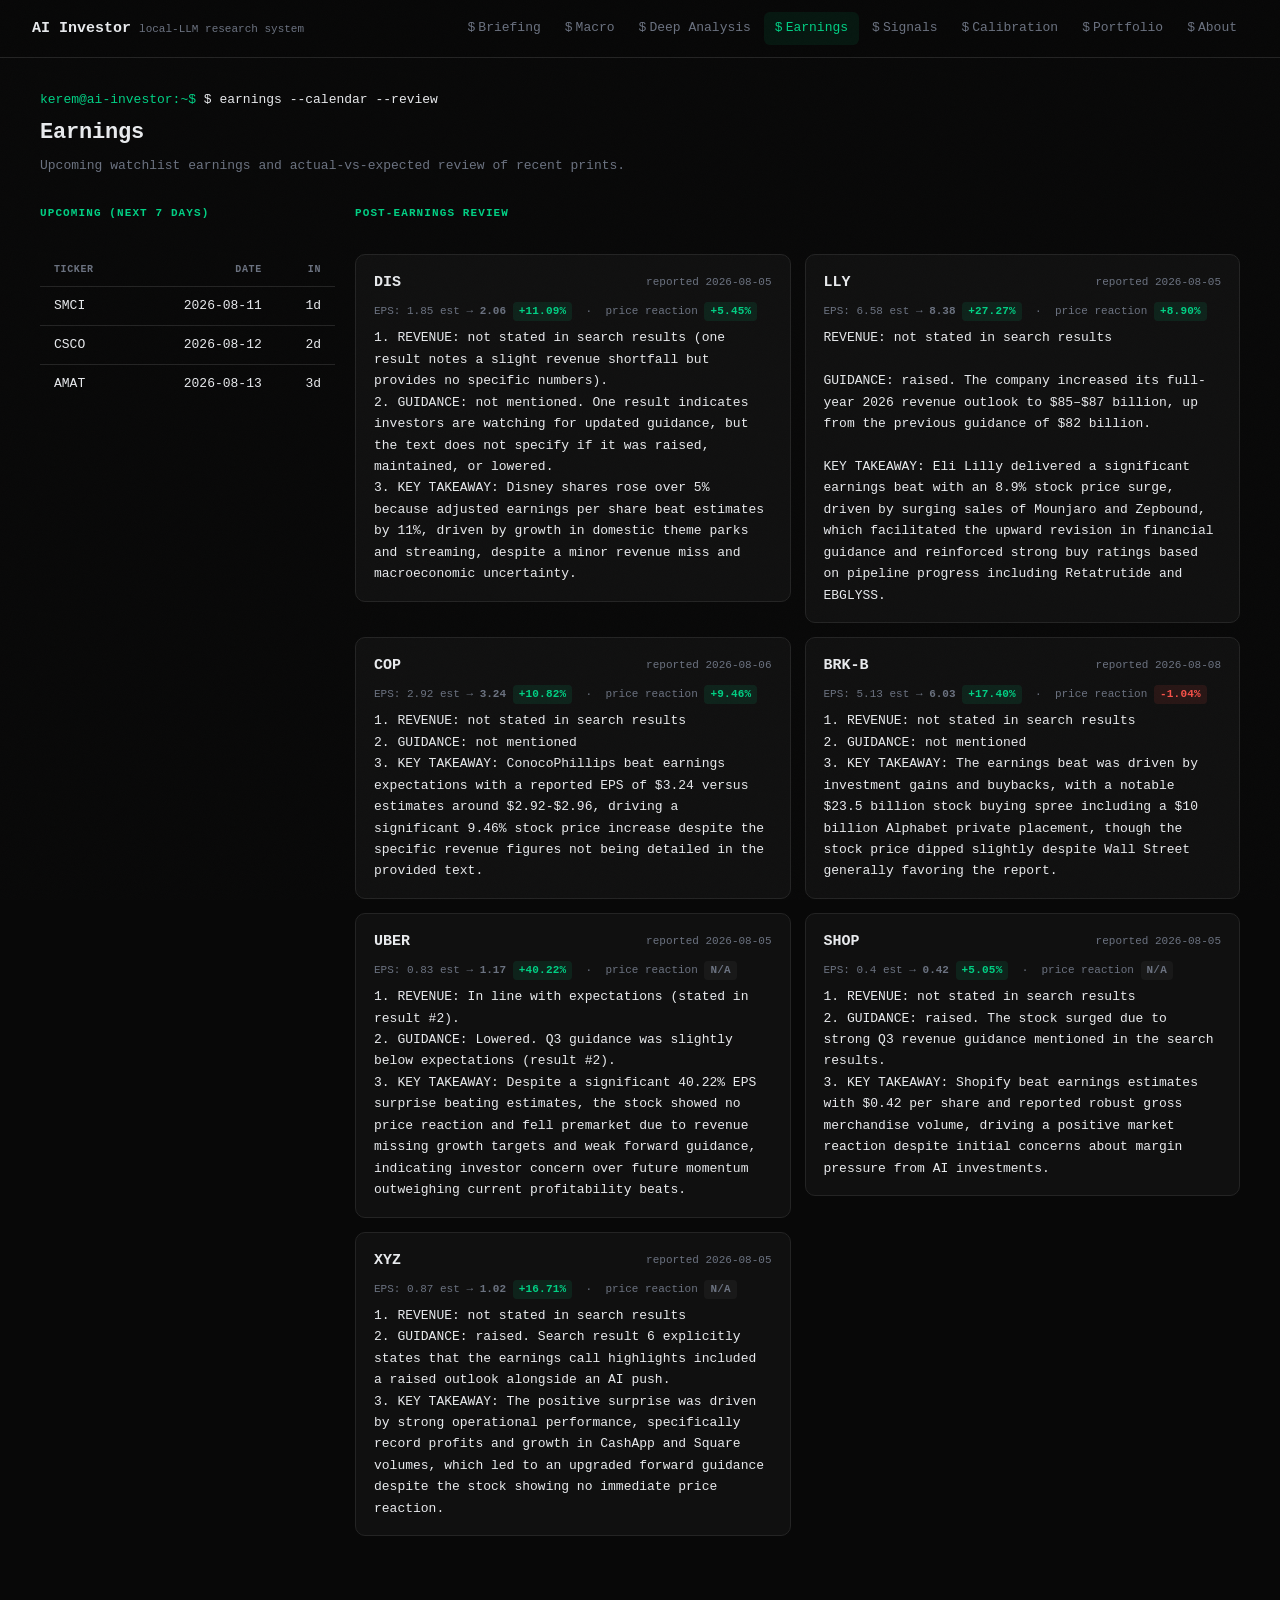
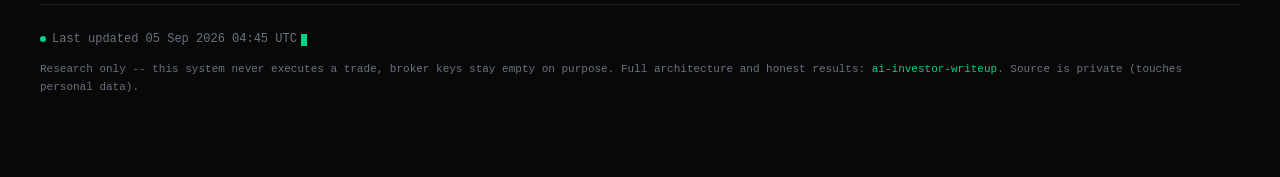
<file: earnings.html>
<!DOCTYPE html>
<html lang="en">
<head>
<meta charset="UTF-8">
<meta name="viewport" content="width=device-width, initial-scale=1.0">
<title>Earnings · AI Investor</title>
<meta name="description" content="Upcoming watchlist earnings and actual-vs-expected review of recent prints.">
<link rel="stylesheet" href="style.css">
</head>
<body>
<header class="topnav">
  <div class="topnav-brand">
    <span class="topnav-brand-name">AI Investor</span>
    <span class="topnav-brand-sub">local-LLM research system</span>
  </div>
  <button class="mobile-toggle">menu</button>
  <nav class="topnav-links">
    <a class="nav-link" href="index.html"><span class="prompt">$</span>Briefing</a><a class="nav-link" href="macro.html"><span class="prompt">$</span>Macro</a><a class="nav-link" href="deep-analysis.html"><span class="prompt">$</span>Deep Analysis</a><a class="nav-link active" href="earnings.html"><span class="prompt">$</span>Earnings</a><a class="nav-link" href="signals.html"><span class="prompt">$</span>Signals</a><a class="nav-link" href="calibration.html"><span class="prompt">$</span>Calibration</a><a class="nav-link" href="portfolio.html"><span class="prompt">$</span>Portfolio</a><a class="nav-link" href="about.html"><span class="prompt">$</span>About</a>
  </nav>
</header>
<div class="shell">
  <main class="main">
    <div class="page-header">
      <div class="cmd-line"><span class="prompt">kerem@ai-investor:~$</span> <span class="cmd">$ earnings --calendar --review</span></div>
      <div class="page-title">Earnings</div>
      <div class="page-desc">Upcoming watchlist earnings and actual-vs-expected review of recent prints.</div>
    </div>
    <div class="split-1-3"><div class="col-flow"><div class="section-label">Upcoming (Next 7 Days)</div><div class="table-scroll"><table><thead><tr><th>Ticker</th><th class="num">Date</th><th class="num">In</th></tr></thead>
      <tbody><tr><td>SMCI </td><td class="num">2026-08-11</td><td class="num">1d</td></tr><tr><td>CSCO </td><td class="num">2026-08-12</td><td class="num">2d</td></tr><tr><td>AMAT </td><td class="num">2026-08-13</td><td class="num">3d</td></tr></tbody></table></div></div><div class="col-flow"><div class="section-label">Post-Earnings Review</div><div class="card-grid cols-3"><div class="thesis-card">
          <div class="thesis-card-top"><span class="thesis-ticker">DIS</span> 
            <span class="muted-text" style="font-size:11px;">reported 2026-08-05</span></div>
          <div class="thesis-meta">EPS: 1.85 est &rarr; <b>2.06</b> <span class="tag pos">+11.09%</span> &nbsp;·&nbsp; price reaction <span class="tag pos">+5.45%</span></div>
          <div class="thesis-body">1. REVENUE: not stated in search results (one result notes a slight revenue shortfall but provides no specific numbers).<br>2. GUIDANCE: not mentioned. One result indicates investors are watching for updated guidance, but the text does not specify if it was raised, maintained, or lowered.<br>3. KEY TAKEAWAY: Disney shares rose over 5% because adjusted earnings per share beat estimates by 11%, driven by growth in domestic theme parks and streaming, despite a minor revenue miss and macroeconomic uncertainty.</div>
        </div><div class="thesis-card">
          <div class="thesis-card-top"><span class="thesis-ticker">LLY</span> 
            <span class="muted-text" style="font-size:11px;">reported 2026-08-05</span></div>
          <div class="thesis-meta">EPS: 6.58 est &rarr; <b>8.38</b> <span class="tag pos">+27.27%</span> &nbsp;·&nbsp; price reaction <span class="tag pos">+8.90%</span></div>
          <div class="thesis-body">REVENUE: not stated in search results<br><br>GUIDANCE: raised. The company increased its full-year 2026 revenue outlook to $85–$87 billion, up from the previous guidance of $82 billion.<br><br>KEY TAKEAWAY: Eli Lilly delivered a significant earnings beat with an 8.9% stock price surge, driven by surging sales of Mounjaro and Zepbound, which facilitated the upward revision in financial guidance and reinforced strong buy ratings based on pipeline progress including Retatrutide and EBGLYSS.</div>
        </div><div class="thesis-card">
          <div class="thesis-card-top"><span class="thesis-ticker">COP</span> 
            <span class="muted-text" style="font-size:11px;">reported 2026-08-06</span></div>
          <div class="thesis-meta">EPS: 2.92 est &rarr; <b>3.24</b> <span class="tag pos">+10.82%</span> &nbsp;·&nbsp; price reaction <span class="tag pos">+9.46%</span></div>
          <div class="thesis-body">1. REVENUE: not stated in search results<br>2. GUIDANCE: not mentioned<br>3. KEY TAKEAWAY: ConocoPhillips beat earnings expectations with a reported EPS of $3.24 versus estimates around $2.92-$2.96, driving a significant 9.46% stock price increase despite the specific revenue figures not being detailed in the provided text.</div>
        </div><div class="thesis-card">
          <div class="thesis-card-top"><span class="thesis-ticker">BRK-B</span> 
            <span class="muted-text" style="font-size:11px;">reported 2026-08-08</span></div>
          <div class="thesis-meta">EPS: 5.13 est &rarr; <b>6.03</b> <span class="tag pos">+17.40%</span> &nbsp;·&nbsp; price reaction <span class="tag neg">-1.04%</span></div>
          <div class="thesis-body">1. REVENUE: not stated in search results<br>2. GUIDANCE: not mentioned<br>3. KEY TAKEAWAY: The earnings beat was driven by investment gains and buybacks, with a notable $23.5 billion stock buying spree including a $10 billion Alphabet private placement, though the stock price dipped slightly despite Wall Street generally favoring the report.</div>
        </div><div class="thesis-card">
          <div class="thesis-card-top"><span class="thesis-ticker">UBER</span> 
            <span class="muted-text" style="font-size:11px;">reported 2026-08-05</span></div>
          <div class="thesis-meta">EPS: 0.83 est &rarr; <b>1.17</b> <span class="tag pos">+40.22%</span> &nbsp;·&nbsp; price reaction <span class="tag muted">N/A</span></div>
          <div class="thesis-body">1. REVENUE: In line with expectations (stated in result #2).<br>2. GUIDANCE: Lowered. Q3 guidance was slightly below expectations (result #2).<br>3. KEY TAKEAWAY: Despite a significant 40.22% EPS surprise beating estimates, the stock showed no price reaction and fell premarket due to revenue missing growth targets and weak forward guidance, indicating investor concern over future momentum outweighing current profitability beats.</div>
        </div><div class="thesis-card">
          <div class="thesis-card-top"><span class="thesis-ticker">SHOP</span> 
            <span class="muted-text" style="font-size:11px;">reported 2026-08-05</span></div>
          <div class="thesis-meta">EPS: 0.4 est &rarr; <b>0.42</b> <span class="tag pos">+5.05%</span> &nbsp;·&nbsp; price reaction <span class="tag muted">N/A</span></div>
          <div class="thesis-body">1. REVENUE: not stated in search results<br>2. GUIDANCE: raised. The stock surged due to strong Q3 revenue guidance mentioned in the search results.<br>3. KEY TAKEAWAY: Shopify beat earnings estimates with $0.42 per share and reported robust gross merchandise volume, driving a positive market reaction despite initial concerns about margin pressure from AI investments.</div>
        </div><div class="thesis-card">
          <div class="thesis-card-top"><span class="thesis-ticker">XYZ</span> 
            <span class="muted-text" style="font-size:11px;">reported 2026-08-05</span></div>
          <div class="thesis-meta">EPS: 0.87 est &rarr; <b>1.02</b> <span class="tag pos">+16.71%</span> &nbsp;·&nbsp; price reaction <span class="tag muted">N/A</span></div>
          <div class="thesis-body">1. REVENUE: not stated in search results<br>2. GUIDANCE: raised. Search result 6 explicitly states that the earnings call highlights included a raised outlook alongside an AI push.<br>3. KEY TAKEAWAY: The positive surprise was driven by strong operational performance, specifically record profits and growth in CashApp and Square volumes, which led to an upgraded forward guidance despite the stock showing no immediate price reaction.</div>
        </div></div></div></div>
    <div class="page-footer">
      <div class="last-updated"><span class="dot"></span>Last updated 05 Sep 2026 04:45 UTC<span class="cursor-block"></span></div>
      <p style="margin-top:10px;">Research only -- this system never executes a trade, broker keys stay empty on purpose.
      Full architecture and honest results: <a href="https://github.com/cliteka-cell/ai-investor-writeup" target="_blank">ai-investor-writeup</a>.
      Source is private (touches personal data).</p>
    </div>
  </main>
</div>
<script src="script.js"></script>
</body>
</html>
</file>
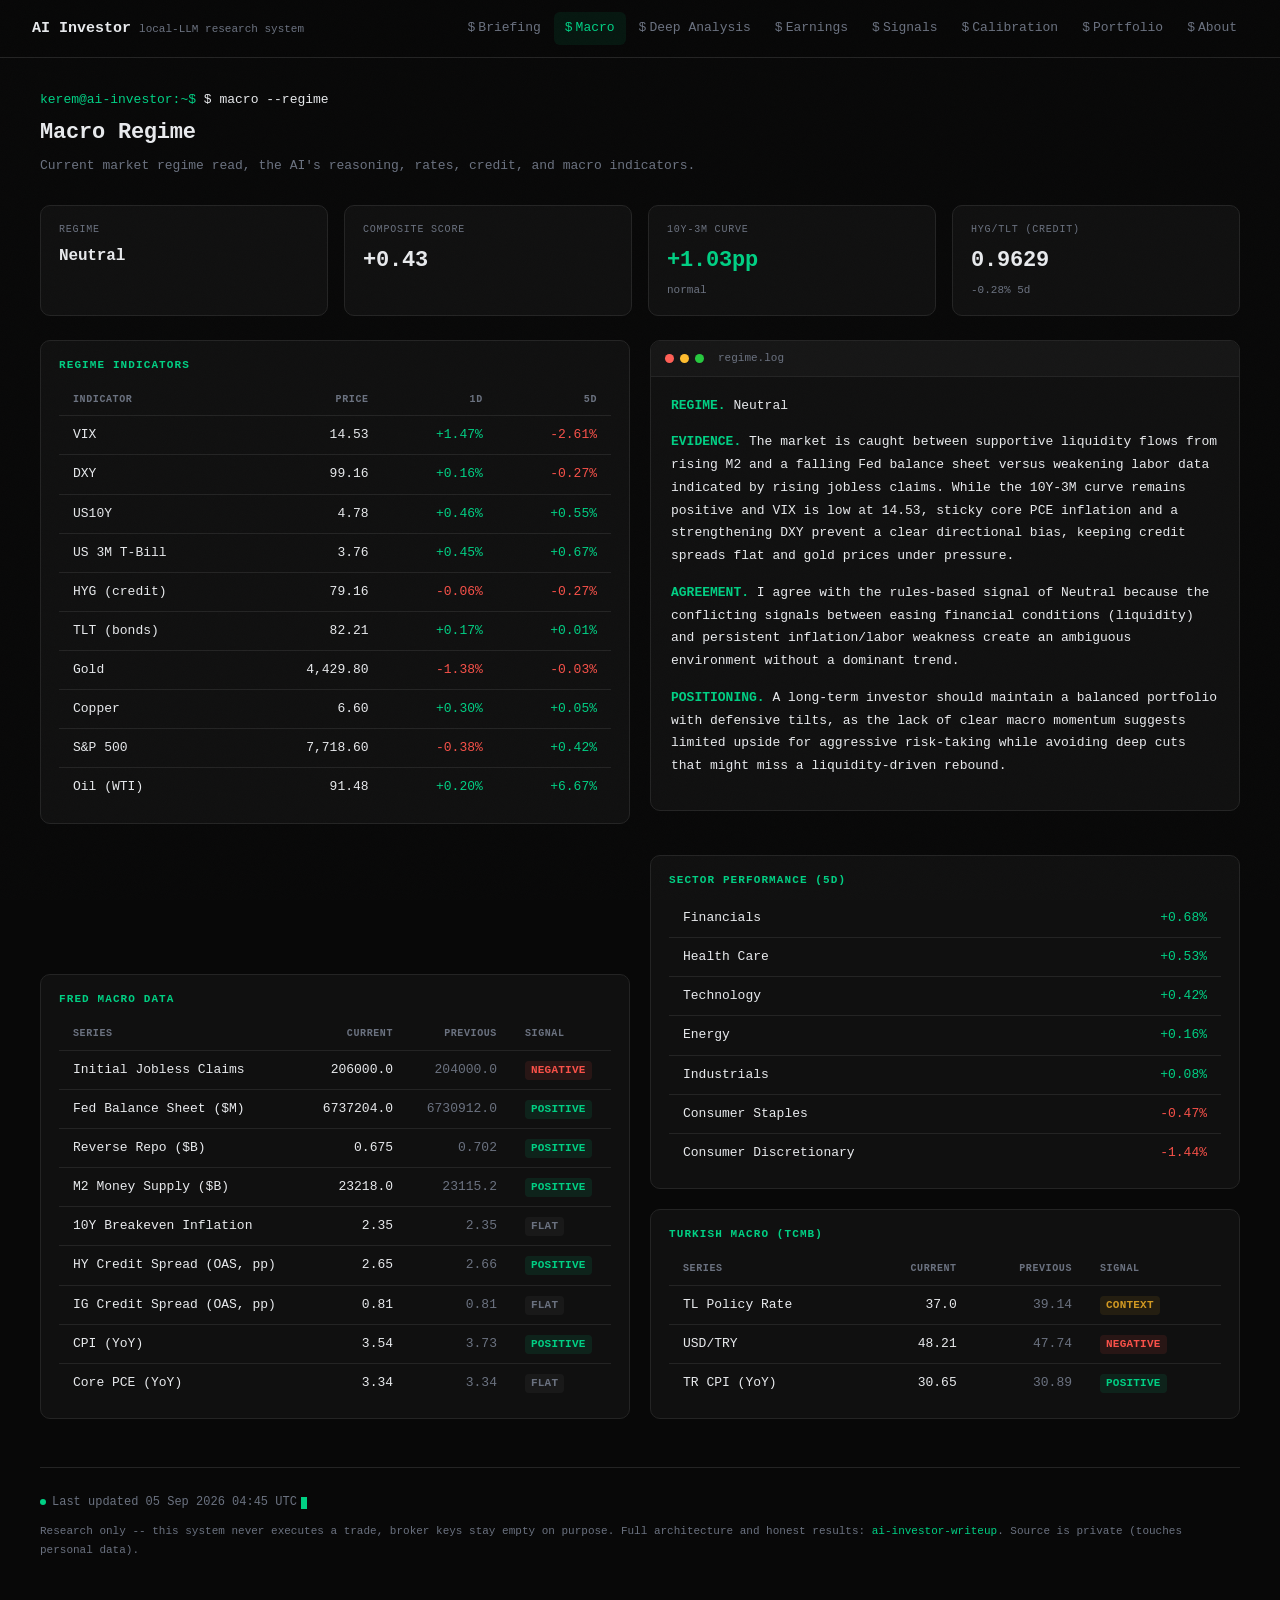
<file: macro.html>
<!DOCTYPE html>
<html lang="en">
<head>
<meta charset="UTF-8">
<meta name="viewport" content="width=device-width, initial-scale=1.0">
<title>Macro · AI Investor</title>
<meta name="description" content="Current market regime read, the AI's reasoning, rates, credit, and macro indicators.">
<link rel="stylesheet" href="style.css">
</head>
<body>
<header class="topnav">
  <div class="topnav-brand">
    <span class="topnav-brand-name">AI Investor</span>
    <span class="topnav-brand-sub">local-LLM research system</span>
  </div>
  <button class="mobile-toggle">menu</button>
  <nav class="topnav-links">
    <a class="nav-link" href="index.html"><span class="prompt">$</span>Briefing</a><a class="nav-link active" href="macro.html"><span class="prompt">$</span>Macro</a><a class="nav-link" href="deep-analysis.html"><span class="prompt">$</span>Deep Analysis</a><a class="nav-link" href="earnings.html"><span class="prompt">$</span>Earnings</a><a class="nav-link" href="signals.html"><span class="prompt">$</span>Signals</a><a class="nav-link" href="calibration.html"><span class="prompt">$</span>Calibration</a><a class="nav-link" href="portfolio.html"><span class="prompt">$</span>Portfolio</a><a class="nav-link" href="about.html"><span class="prompt">$</span>About</a>
  </nav>
</header>
<div class="shell">
  <main class="main">
    <div class="page-header">
      <div class="cmd-line"><span class="prompt">kerem@ai-investor:~$</span> <span class="cmd">$ macro --regime</span></div>
      <div class="page-title">Macro Regime</div>
      <div class="page-desc">Current market regime read, the AI's reasoning, rates, credit, and macro indicators.</div>
    </div>
    <div class="stat-row">
      <div class="stat-box"><div class="stat-label">Regime</div><div class="stat-value" style="font-size:16px;">Neutral</div></div>
      <div class="stat-box"><div class="stat-label">Composite Score</div><div class="stat-value">+0.43</div></div>
      <div class="stat-box"><div class="stat-label">10Y-3M Curve</div><div class="stat-value pos-text">+1.03pp</div>
        <div class="stat-sub">normal</div></div>
      <div class="stat-box"><div class="stat-label">HYG/TLT (credit)</div><div class="stat-value">0.9629</div>
        <div class="stat-sub">-0.28% 5d</div></div>
    </div><div class="paired-row"><div class="stack"><div class="data-block"><div class="section-label">Regime Indicators</div><div class="table-scroll"><table><thead><tr><th>Indicator</th><th class="num">Price</th><th class="num">1D</th><th class="num">5D</th></tr></thead>
      <tbody><tr><td>VIX</td><td class="num">14.53</td>
          <td class="num pos-text">+1.47%</td>
          <td class="num neg-text">-2.61%</td></tr><tr><td>DXY</td><td class="num">99.16</td>
          <td class="num pos-text">+0.16%</td>
          <td class="num neg-text">-0.27%</td></tr><tr><td>US10Y</td><td class="num">4.78</td>
          <td class="num pos-text">+0.46%</td>
          <td class="num pos-text">+0.55%</td></tr><tr><td>US 3M T-Bill</td><td class="num">3.76</td>
          <td class="num pos-text">+0.45%</td>
          <td class="num pos-text">+0.67%</td></tr><tr><td>HYG (credit)</td><td class="num">79.16</td>
          <td class="num neg-text">-0.06%</td>
          <td class="num neg-text">-0.27%</td></tr><tr><td>TLT (bonds)</td><td class="num">82.21</td>
          <td class="num pos-text">+0.17%</td>
          <td class="num pos-text">+0.01%</td></tr><tr><td>Gold</td><td class="num">4,429.80</td>
          <td class="num neg-text">-1.38%</td>
          <td class="num neg-text">-0.03%</td></tr><tr><td>Copper</td><td class="num">6.60</td>
          <td class="num pos-text">+0.30%</td>
          <td class="num pos-text">+0.05%</td></tr><tr><td>S&amp;P 500</td><td class="num">7,718.60</td>
          <td class="num neg-text">-0.38%</td>
          <td class="num pos-text">+0.42%</td></tr><tr><td>Oil (WTI)</td><td class="num">91.48</td>
          <td class="num pos-text">+0.20%</td>
          <td class="num pos-text">+6.67%</td></tr></tbody></table></div></div><div class="data-block"><div class="section-label">FRED Macro Data</div><div class="table-scroll"><table>
      <thead><tr><th>Series</th><th class="num">Current</th><th class="num">Previous</th><th>Signal</th></tr></thead>
      <tbody><tr><td>Initial Jobless Claims</td><td class="num">206000.0</td>
              <td class="num muted-text">204000.0</td>
              <td><span class="tag neg">NEGATIVE</span></td></tr><tr><td>Fed Balance Sheet ($M)</td><td class="num">6737204.0</td>
              <td class="num muted-text">6730912.0</td>
              <td><span class="tag pos">POSITIVE</span></td></tr><tr><td>Reverse Repo ($B)</td><td class="num">0.675</td>
              <td class="num muted-text">0.702</td>
              <td><span class="tag pos">POSITIVE</span></td></tr><tr><td>M2 Money Supply ($B)</td><td class="num">23218.0</td>
              <td class="num muted-text">23115.2</td>
              <td><span class="tag pos">POSITIVE</span></td></tr><tr><td>10Y Breakeven Inflation</td><td class="num">2.35</td>
              <td class="num muted-text">2.35</td>
              <td><span class="tag muted">FLAT</span></td></tr><tr><td>HY Credit Spread (OAS, pp)</td><td class="num">2.65</td>
              <td class="num muted-text">2.66</td>
              <td><span class="tag pos">POSITIVE</span></td></tr><tr><td>IG Credit Spread (OAS, pp)</td><td class="num">0.81</td>
              <td class="num muted-text">0.81</td>
              <td><span class="tag muted">FLAT</span></td></tr><tr><td>CPI (YoY)</td><td class="num">3.54</td>
              <td class="num muted-text">3.73</td>
              <td><span class="tag pos">POSITIVE</span></td></tr><tr><td>Core PCE (YoY)</td><td class="num">3.34</td>
              <td class="num muted-text">3.34</td>
              <td><span class="tag muted">FLAT</span></td></tr></tbody></table></div></div></div><div class="col-flow"><div class="term-window"><div class="term-titlebar"><div class="term-dots"><span class="term-dot r"></span><span class="term-dot y"></span><span class="term-dot g"></span></div>
    <span class="term-titlebar-label">regime.log</span></div><div class="term-body narrative"><p style="font-size:13px;line-height:1.75;margin-bottom:14px;"><b style="color:var(--accent2);">REGIME.</b> Neutral</p><p style="font-size:13px;line-height:1.75;margin-bottom:14px;"><b style="color:var(--accent2);">EVIDENCE.</b> The market is caught between supportive liquidity flows from rising M2 and a falling Fed balance sheet versus weakening labor data indicated by rising jobless claims. While the 10Y-3M curve remains positive and VIX is low at 14.53, sticky core PCE inflation and a strengthening DXY prevent a clear directional bias, keeping credit spreads flat and gold prices under pressure.</p><p style="font-size:13px;line-height:1.75;margin-bottom:14px;"><b style="color:var(--accent2);">AGREEMENT.</b> I agree with the rules-based signal of Neutral because the conflicting signals between easing financial conditions (liquidity) and persistent inflation/labor weakness create an ambiguous environment without a dominant trend.</p><p style="font-size:13px;line-height:1.75;margin-bottom:14px;"><b style="color:var(--accent2);">POSITIONING.</b> A long-term investor should maintain a balanced portfolio with defensive tilts, as the lack of clear macro momentum suggests limited upside for aggressive risk-taking while avoiding deep cuts that might miss a liquidity-driven rebound.</p></div></div><div class="stack"><div class="data-block"><div class="section-label">Sector Performance (5D)</div><div class="table-scroll"><table><tbody><tr><td>Financials</td><td class="num pos-text">+0.68%</td></tr><tr><td>Health Care</td><td class="num pos-text">+0.53%</td></tr><tr><td>Technology</td><td class="num pos-text">+0.42%</td></tr><tr><td>Energy</td><td class="num pos-text">+0.16%</td></tr><tr><td>Industrials</td><td class="num pos-text">+0.08%</td></tr><tr><td>Consumer Staples</td><td class="num neg-text">-0.47%</td></tr><tr><td>Consumer Discretionary</td><td class="num neg-text">-1.44%</td></tr></tbody></table></div></div><div class="data-block"><div class="section-label">Turkish Macro (TCMB)</div><div class="table-scroll"><table>
      <thead><tr><th>Series</th><th class="num">Current</th><th class="num">Previous</th><th>Signal</th></tr></thead>
      <tbody><tr><td>TL Policy Rate</td><td class="num">37.0</td>
              <td class="num muted-text">39.14</td>
              <td><span class="tag warn">CONTEXT</span></td></tr><tr><td>USD/TRY</td><td class="num">48.21</td>
              <td class="num muted-text">47.74</td>
              <td><span class="tag neg">NEGATIVE</span></td></tr><tr><td>TR CPI (YoY)</td><td class="num">30.65</td>
              <td class="num muted-text">30.89</td>
              <td><span class="tag pos">POSITIVE</span></td></tr></tbody></table></div></div></div></div></div>
    <div class="page-footer">
      <div class="last-updated"><span class="dot"></span>Last updated 05 Sep 2026 04:45 UTC<span class="cursor-block"></span></div>
      <p style="margin-top:10px;">Research only -- this system never executes a trade, broker keys stay empty on purpose.
      Full architecture and honest results: <a href="https://github.com/cliteka-cell/ai-investor-writeup" target="_blank">ai-investor-writeup</a>.
      Source is private (touches personal data).</p>
    </div>
  </main>
</div>
<script src="script.js"></script>
</body>
</html>
</file>
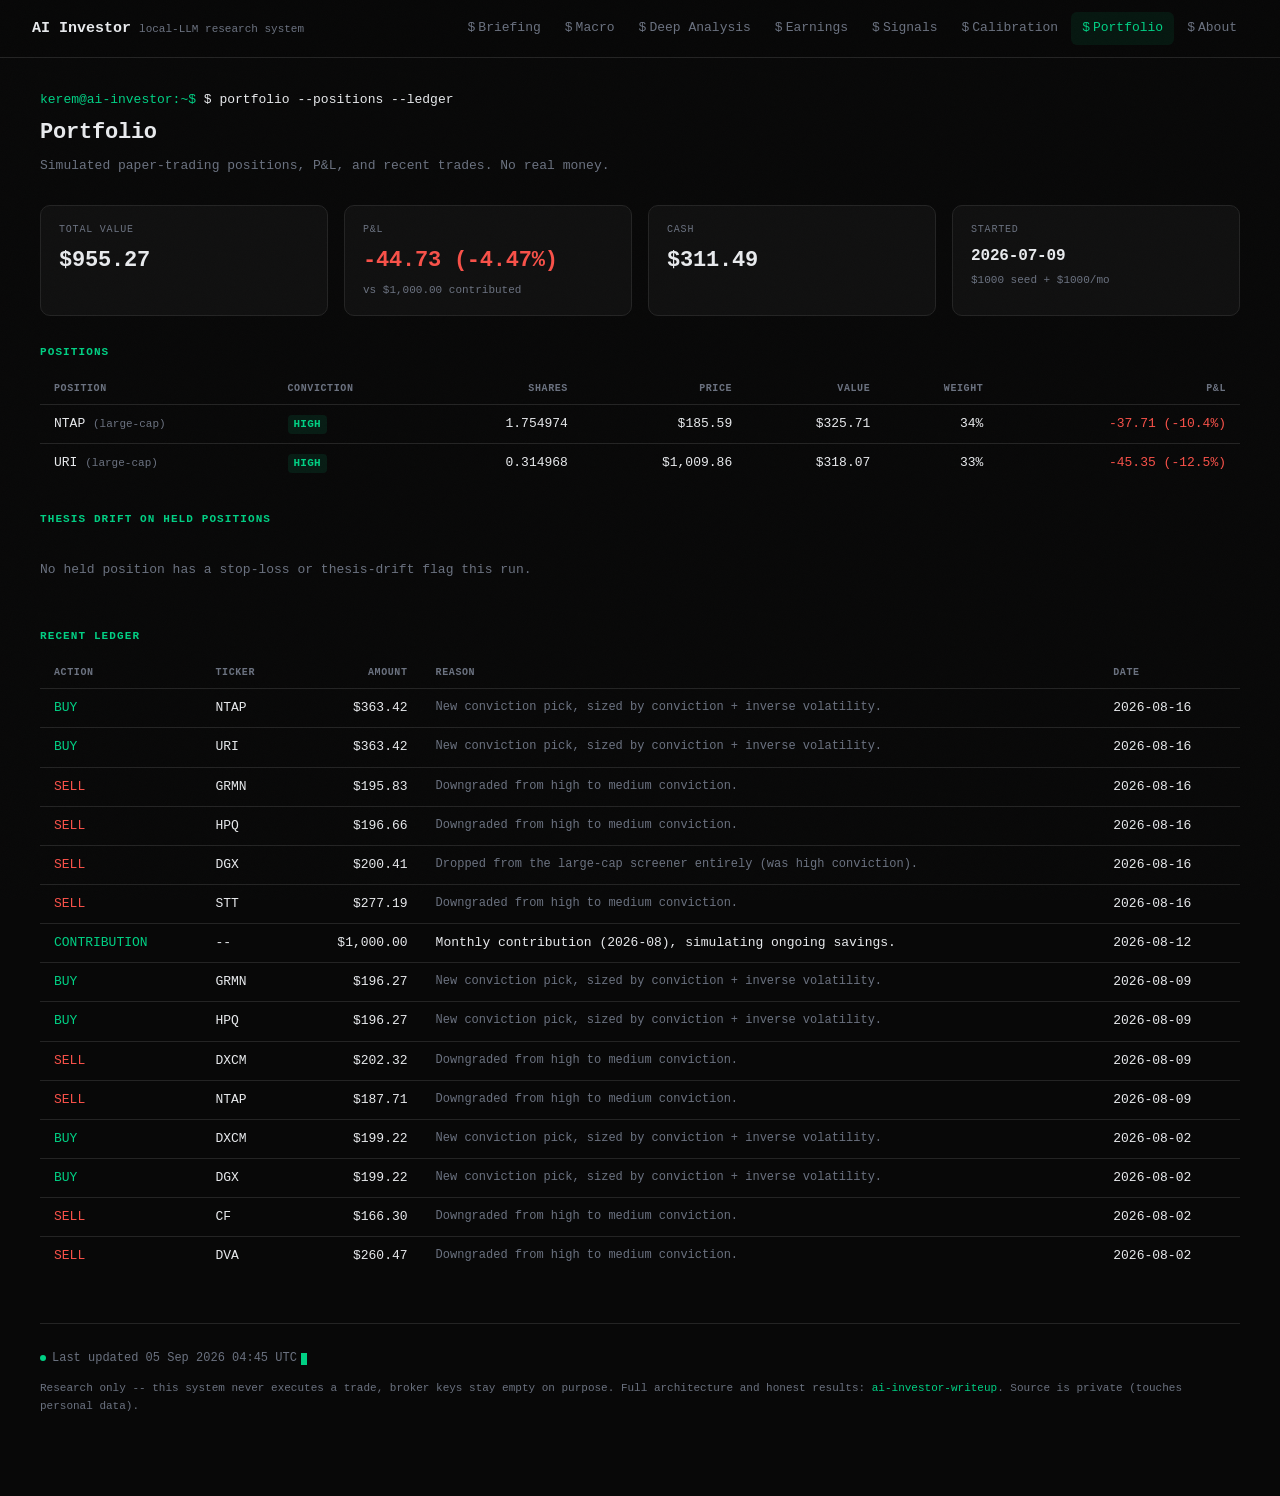
<file: portfolio.html>
<!DOCTYPE html>
<html lang="en">
<head>
<meta charset="UTF-8">
<meta name="viewport" content="width=device-width, initial-scale=1.0">
<title>Portfolio · AI Investor</title>
<meta name="description" content="Simulated paper-trading positions, P&amp;amp;L, and recent trades. No real money.">
<link rel="stylesheet" href="style.css">
</head>
<body>
<header class="topnav">
  <div class="topnav-brand">
    <span class="topnav-brand-name">AI Investor</span>
    <span class="topnav-brand-sub">local-LLM research system</span>
  </div>
  <button class="mobile-toggle">menu</button>
  <nav class="topnav-links">
    <a class="nav-link" href="index.html"><span class="prompt">$</span>Briefing</a><a class="nav-link" href="macro.html"><span class="prompt">$</span>Macro</a><a class="nav-link" href="deep-analysis.html"><span class="prompt">$</span>Deep Analysis</a><a class="nav-link" href="earnings.html"><span class="prompt">$</span>Earnings</a><a class="nav-link" href="signals.html"><span class="prompt">$</span>Signals</a><a class="nav-link" href="calibration.html"><span class="prompt">$</span>Calibration</a><a class="nav-link active" href="portfolio.html"><span class="prompt">$</span>Portfolio</a><a class="nav-link" href="about.html"><span class="prompt">$</span>About</a>
  </nav>
</header>
<div class="shell">
  <main class="main">
    <div class="page-header">
      <div class="cmd-line"><span class="prompt">kerem@ai-investor:~$</span> <span class="cmd">$ portfolio --positions --ledger</span></div>
      <div class="page-title">Portfolio</div>
      <div class="page-desc">Simulated paper-trading positions, P&amp;L, and recent trades. No real money.</div>
    </div>
    
    <div class="stat-row">
      <div class="stat-box"><div class="stat-label">Total Value</div><div class="stat-value">$955.27</div></div>
      <div class="stat-box"><div class="stat-label">P&amp;L</div><div class="stat-value neg-text">-44.73 (-4.47%)</div>
        <div class="stat-sub">vs $1,000.00 contributed</div></div>
      <div class="stat-box"><div class="stat-label">Cash</div><div class="stat-value">$311.49</div></div>
      <div class="stat-box"><div class="stat-label">Started</div><div class="stat-value" style="font-size:16px;">2026-07-09</div>
        <div class="stat-sub">$1000 seed + $1000/mo</div></div>
    </div>
    <div class="section-label">Positions</div>
    <div class="table-scroll"><table>
      <thead><tr><th>Position</th><th>Conviction</th><th class="num">Shares</th><th class="num">Price</th>
      <th class="num">Value</th><th class="num">Weight</th><th class="num">P&amp;L</th></tr></thead>
      <tbody><tr>
          <td>NTAP <span class="muted-text" style="font-size:11px;">(large-cap)</span></td>
          <td><span class="tag pos">HIGH</span></td>
          <td class="num">1.754974</td>
          <td class="num">$185.59</td>
          <td class="num">$325.71</td>
          <td class="num">34%</td>
          <td class="num neg-text">-37.71 (-10.4%)</td>
        </tr><tr>
          <td>URI <span class="muted-text" style="font-size:11px;">(large-cap)</span></td>
          <td><span class="tag pos">HIGH</span></td>
          <td class="num">0.314968</td>
          <td class="num">$1,009.86</td>
          <td class="num">$318.07</td>
          <td class="num">33%</td>
          <td class="num neg-text">-45.35 (-12.5%)</td>
        </tr></tbody></table></div>
    <div class="section-label">Thesis Drift on Held Positions</div>
    <p class="empty-state">No held position has a stop-loss or thesis-drift flag this run.</p>
    <div class="section-label">Recent Ledger</div>
    <div class="table-scroll"><table>
      <thead><tr><th>Action</th><th>Ticker</th><th class="num">Amount</th><th>Reason</th><th>Date</th></tr></thead>
      <tbody><tr><td class="pos-text">BUY</td><td>NTAP</td><td class="num">$363.42</td>
            <td class="muted-text" style="font-size:12px;">New conviction pick, sized by conviction + inverse volatility.</td><td>2026-08-16</td></tr><tr><td class="pos-text">BUY</td><td>URI</td><td class="num">$363.42</td>
            <td class="muted-text" style="font-size:12px;">New conviction pick, sized by conviction + inverse volatility.</td><td>2026-08-16</td></tr><tr><td class="neg-text">SELL</td><td>GRMN</td><td class="num">$195.83</td>
            <td class="muted-text" style="font-size:12px;">Downgraded from high to medium conviction.</td><td>2026-08-16</td></tr><tr><td class="neg-text">SELL</td><td>HPQ</td><td class="num">$196.66</td>
            <td class="muted-text" style="font-size:12px;">Downgraded from high to medium conviction.</td><td>2026-08-16</td></tr><tr><td class="neg-text">SELL</td><td>DGX</td><td class="num">$200.41</td>
            <td class="muted-text" style="font-size:12px;">Dropped from the large-cap screener entirely (was high conviction).</td><td>2026-08-16</td></tr><tr><td class="neg-text">SELL</td><td>STT</td><td class="num">$277.19</td>
            <td class="muted-text" style="font-size:12px;">Downgraded from high to medium conviction.</td><td>2026-08-16</td></tr><tr><td class="pos-text">CONTRIBUTION</td><td>--</td><td class="num">$1,000.00</td><td>Monthly contribution (2026-08), simulating ongoing savings.</td><td>2026-08-12</td></tr><tr><td class="pos-text">BUY</td><td>GRMN</td><td class="num">$196.27</td>
            <td class="muted-text" style="font-size:12px;">New conviction pick, sized by conviction + inverse volatility.</td><td>2026-08-09</td></tr><tr><td class="pos-text">BUY</td><td>HPQ</td><td class="num">$196.27</td>
            <td class="muted-text" style="font-size:12px;">New conviction pick, sized by conviction + inverse volatility.</td><td>2026-08-09</td></tr><tr><td class="neg-text">SELL</td><td>DXCM</td><td class="num">$202.32</td>
            <td class="muted-text" style="font-size:12px;">Downgraded from high to medium conviction.</td><td>2026-08-09</td></tr><tr><td class="neg-text">SELL</td><td>NTAP</td><td class="num">$187.71</td>
            <td class="muted-text" style="font-size:12px;">Downgraded from high to medium conviction.</td><td>2026-08-09</td></tr><tr><td class="pos-text">BUY</td><td>DXCM</td><td class="num">$199.22</td>
            <td class="muted-text" style="font-size:12px;">New conviction pick, sized by conviction + inverse volatility.</td><td>2026-08-02</td></tr><tr><td class="pos-text">BUY</td><td>DGX</td><td class="num">$199.22</td>
            <td class="muted-text" style="font-size:12px;">New conviction pick, sized by conviction + inverse volatility.</td><td>2026-08-02</td></tr><tr><td class="neg-text">SELL</td><td>CF</td><td class="num">$166.30</td>
            <td class="muted-text" style="font-size:12px;">Downgraded from high to medium conviction.</td><td>2026-08-02</td></tr><tr><td class="neg-text">SELL</td><td>DVA</td><td class="num">$260.47</td>
            <td class="muted-text" style="font-size:12px;">Downgraded from high to medium conviction.</td><td>2026-08-02</td></tr></tbody></table></div>
    <div class="page-footer">
      <div class="last-updated"><span class="dot"></span>Last updated 05 Sep 2026 04:45 UTC<span class="cursor-block"></span></div>
      <p style="margin-top:10px;">Research only -- this system never executes a trade, broker keys stay empty on purpose.
      Full architecture and honest results: <a href="https://github.com/cliteka-cell/ai-investor-writeup" target="_blank">ai-investor-writeup</a>.
      Source is private (touches personal data).</p>
    </div>
  </main>
</div>
<script src="script.js"></script>
</body>
</html>
</file>
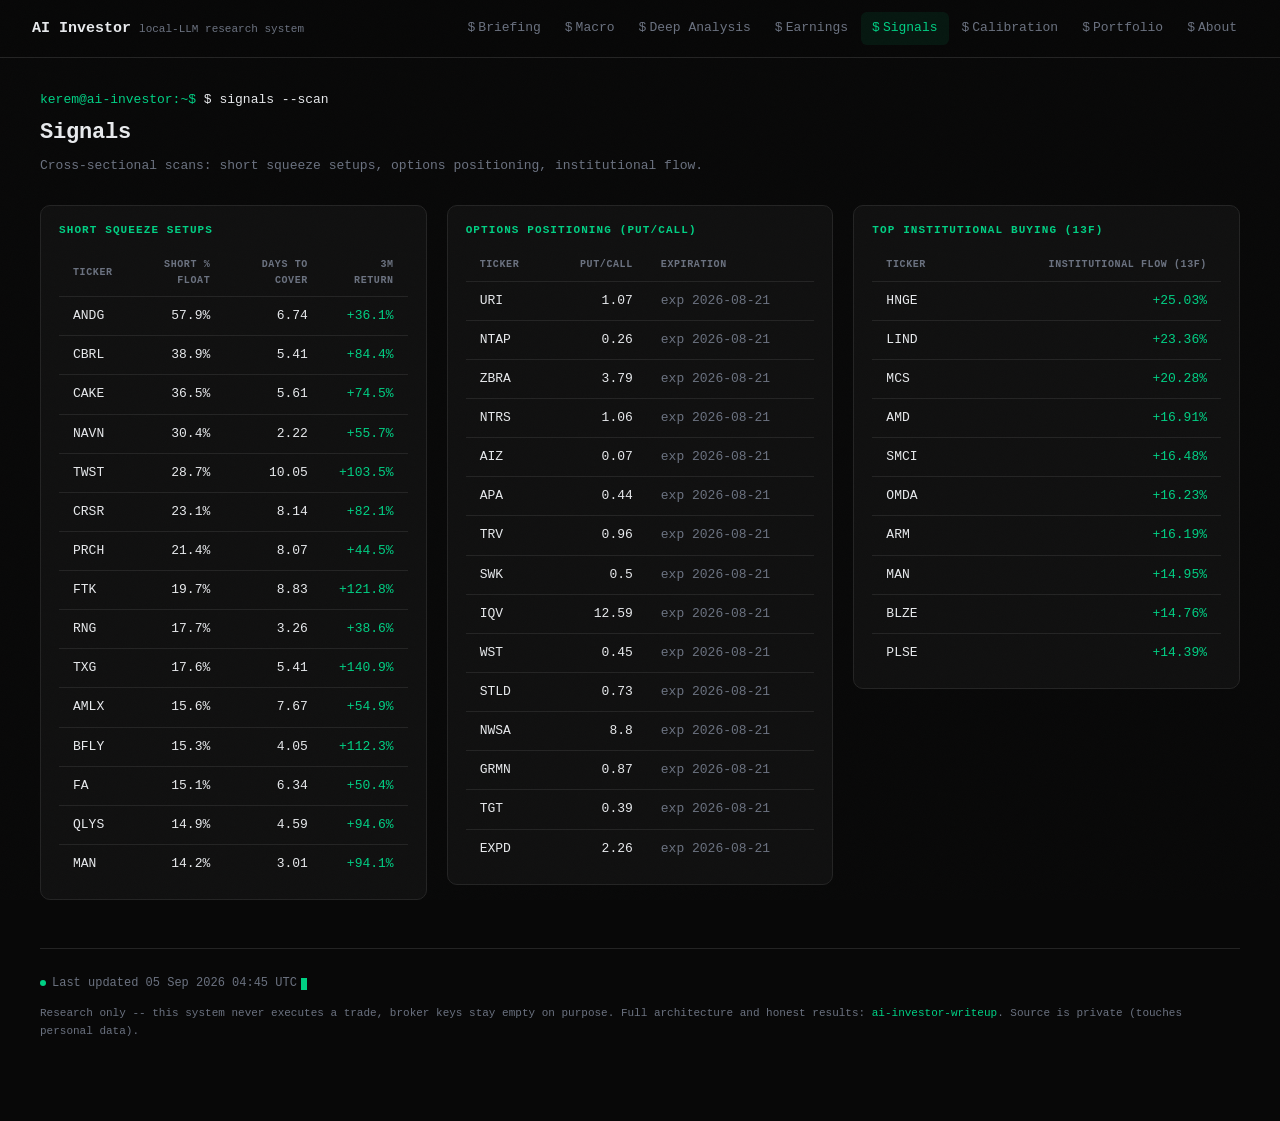
<file: signals.html>
<!DOCTYPE html>
<html lang="en">
<head>
<meta charset="UTF-8">
<meta name="viewport" content="width=device-width, initial-scale=1.0">
<title>Signals · AI Investor</title>
<meta name="description" content="Cross-sectional scans: short squeeze setups, options positioning, institutional flow.">
<link rel="stylesheet" href="style.css">
</head>
<body>
<header class="topnav">
  <div class="topnav-brand">
    <span class="topnav-brand-name">AI Investor</span>
    <span class="topnav-brand-sub">local-LLM research system</span>
  </div>
  <button class="mobile-toggle">menu</button>
  <nav class="topnav-links">
    <a class="nav-link" href="index.html"><span class="prompt">$</span>Briefing</a><a class="nav-link" href="macro.html"><span class="prompt">$</span>Macro</a><a class="nav-link" href="deep-analysis.html"><span class="prompt">$</span>Deep Analysis</a><a class="nav-link" href="earnings.html"><span class="prompt">$</span>Earnings</a><a class="nav-link active" href="signals.html"><span class="prompt">$</span>Signals</a><a class="nav-link" href="calibration.html"><span class="prompt">$</span>Calibration</a><a class="nav-link" href="portfolio.html"><span class="prompt">$</span>Portfolio</a><a class="nav-link" href="about.html"><span class="prompt">$</span>About</a>
  </nav>
</header>
<div class="shell">
  <main class="main">
    <div class="page-header">
      <div class="cmd-line"><span class="prompt">kerem@ai-investor:~$</span> <span class="cmd">$ signals --scan</span></div>
      <div class="page-title">Signals</div>
      <div class="page-desc">Cross-sectional scans: short squeeze setups, options positioning, institutional flow.</div>
    </div>
    <div class="grid-3col"><div class="data-block"><div class="section-label">Short Squeeze Setups</div><div class="table-scroll"><table><thead><tr><th>Ticker</th><th class="num">Short % Float</th><th class="num">Days to Cover</th><th class="num">3M Return</th></tr></thead>
      <tbody><tr><td>ANDG</td><td class="num">57.9%</td>
      <td class="num">6.74</td><td class="num pos-text">+36.1%</td></tr><tr><td>CBRL</td><td class="num">38.9%</td>
      <td class="num">5.41</td><td class="num pos-text">+84.4%</td></tr><tr><td>CAKE</td><td class="num">36.5%</td>
      <td class="num">5.61</td><td class="num pos-text">+74.5%</td></tr><tr><td>NAVN</td><td class="num">30.4%</td>
      <td class="num">2.22</td><td class="num pos-text">+55.7%</td></tr><tr><td>TWST</td><td class="num">28.7%</td>
      <td class="num">10.05</td><td class="num pos-text">+103.5%</td></tr><tr><td>CRSR</td><td class="num">23.1%</td>
      <td class="num">8.14</td><td class="num pos-text">+82.1%</td></tr><tr><td>PRCH</td><td class="num">21.4%</td>
      <td class="num">8.07</td><td class="num pos-text">+44.5%</td></tr><tr><td>FTK</td><td class="num">19.7%</td>
      <td class="num">8.83</td><td class="num pos-text">+121.8%</td></tr><tr><td>RNG</td><td class="num">17.7%</td>
      <td class="num">3.26</td><td class="num pos-text">+38.6%</td></tr><tr><td>TXG</td><td class="num">17.6%</td>
      <td class="num">5.41</td><td class="num pos-text">+140.9%</td></tr><tr><td>AMLX</td><td class="num">15.6%</td>
      <td class="num">7.67</td><td class="num pos-text">+54.9%</td></tr><tr><td>BFLY</td><td class="num">15.3%</td>
      <td class="num">4.05</td><td class="num pos-text">+112.3%</td></tr><tr><td>FA</td><td class="num">15.1%</td>
      <td class="num">6.34</td><td class="num pos-text">+50.4%</td></tr><tr><td>QLYS</td><td class="num">14.9%</td>
      <td class="num">4.59</td><td class="num pos-text">+94.6%</td></tr><tr><td>MAN</td><td class="num">14.2%</td>
      <td class="num">3.01</td><td class="num pos-text">+94.1%</td></tr></tbody></table></div></div><div class="data-block"><div class="section-label">Options Positioning (Put/Call)</div><div class="table-scroll"><table><thead><tr><th>Ticker</th><th class="num">Put/Call</th><th>Expiration</th></tr></thead>
      <tbody><tr><td>URI</td><td class="num">1.07</td><td class="muted-text">exp 2026-08-21</td></tr><tr><td>NTAP</td><td class="num">0.26</td><td class="muted-text">exp 2026-08-21</td></tr><tr><td>ZBRA</td><td class="num">3.79</td><td class="muted-text">exp 2026-08-21</td></tr><tr><td>NTRS</td><td class="num">1.06</td><td class="muted-text">exp 2026-08-21</td></tr><tr><td>AIZ</td><td class="num">0.07</td><td class="muted-text">exp 2026-08-21</td></tr><tr><td>APA</td><td class="num">0.44</td><td class="muted-text">exp 2026-08-21</td></tr><tr><td>TRV</td><td class="num">0.96</td><td class="muted-text">exp 2026-08-21</td></tr><tr><td>SWK</td><td class="num">0.5</td><td class="muted-text">exp 2026-08-21</td></tr><tr><td>IQV</td><td class="num">12.59</td><td class="muted-text">exp 2026-08-21</td></tr><tr><td>WST</td><td class="num">0.45</td><td class="muted-text">exp 2026-08-21</td></tr><tr><td>STLD</td><td class="num">0.73</td><td class="muted-text">exp 2026-08-21</td></tr><tr><td>NWSA</td><td class="num">8.8</td><td class="muted-text">exp 2026-08-21</td></tr><tr><td>GRMN</td><td class="num">0.87</td><td class="muted-text">exp 2026-08-21</td></tr><tr><td>TGT</td><td class="num">0.39</td><td class="muted-text">exp 2026-08-21</td></tr><tr><td>EXPD</td><td class="num">2.26</td><td class="muted-text">exp 2026-08-21</td></tr></tbody></table></div></div><div class="data-block"><div class="section-label">Top Institutional Buying (13F)</div><div class="table-scroll"><table><thead><tr><th>Ticker</th><th class="num">Institutional Flow (13F)</th></tr></thead>
      <tbody><tr><td>HNGE</td><td class="num pos-text">+25.03%</td></tr><tr><td>LIND</td><td class="num pos-text">+23.36%</td></tr><tr><td>MCS</td><td class="num pos-text">+20.28%</td></tr><tr><td>AMD</td><td class="num pos-text">+16.91%</td></tr><tr><td>SMCI</td><td class="num pos-text">+16.48%</td></tr><tr><td>OMDA</td><td class="num pos-text">+16.23%</td></tr><tr><td>ARM</td><td class="num pos-text">+16.19%</td></tr><tr><td>MAN</td><td class="num pos-text">+14.95%</td></tr><tr><td>BLZE</td><td class="num pos-text">+14.76%</td></tr><tr><td>PLSE</td><td class="num pos-text">+14.39%</td></tr></tbody></table></div></div></div>
    <div class="page-footer">
      <div class="last-updated"><span class="dot"></span>Last updated 05 Sep 2026 04:45 UTC<span class="cursor-block"></span></div>
      <p style="margin-top:10px;">Research only -- this system never executes a trade, broker keys stay empty on purpose.
      Full architecture and honest results: <a href="https://github.com/cliteka-cell/ai-investor-writeup" target="_blank">ai-investor-writeup</a>.
      Source is private (touches personal data).</p>
    </div>
  </main>
</div>
<script src="script.js"></script>
</body>
</html>
</file>
<file: style.css>
/* AI Investor Dashboard -- terminal-styled, built on the same design tokens
   as portfolio-site (bg/border/text/accent) for brand consistency across
   the site network. Read-only research dashboard: no forms, no auth, no
   backend -- pure static HTML regenerated daily by publish_site.py. */

*, *::before, *::after { box-sizing: border-box; margin: 0; padding: 0; }

:root {
  --bg:      #080808;
  --bg2:     #101010;
  --bg3:     #161616;
  --border:  #242424;
  --text:    #e8eaed;
  --muted:   #6b7280;
  --accent:  #2060f0;
  --accent2: #00d084;
  --pos:     #00d084;
  --neg:     #f85149;
  --warn:    #d29922;
  --radius:  10px;
  --mono:    'JetBrains Mono', 'SFMono-Regular', Consolas, monospace;
}

html { background: var(--bg); }

body {
  font-family: var(--mono);
  background: var(--bg);
  color: var(--text);
  line-height: 1.55;
  font-size: 14px;
}

body::after {
  content: '';
  position: fixed;
  inset: 0;
  background-image: url("data:image/svg+xml,%3Csvg xmlns='http://www.w3.org/2000/svg' width='300' height='300'%3E%3Cfilter id='n'%3E%3CfeTurbulence type='fractalNoise' baseFrequency='0.75' numOctaves='4' stitchTiles='stitch'/%3E%3C/filter%3E%3Crect width='300' height='300' filter='url(%23n)' opacity='1'/%3E%3C/svg%3E");
  background-size: 180px 180px;
  opacity: 0.02;
  pointer-events: none;
  z-index: 9998;
}

a { color: inherit; text-decoration: none; }

/* ── LAYOUT SHELL: horizontal top nav, no sidebar, no collapse ───────── */
.topnav {
  display: flex;
  align-items: center;
  justify-content: space-between;
  gap: 20px;
  padding: 0 32px;
  height: 58px;
  border-bottom: 1px solid var(--border);
  position: sticky;
  top: 0;
  background: rgba(8,8,8,0.95);
  backdrop-filter: blur(10px);
  z-index: 60;
}

.topnav-brand {
  display: flex;
  align-items: baseline;
  gap: 8px;
  white-space: nowrap;
}
.topnav-brand-name {
  font-size: 15px;
  font-weight: 700;
  color: var(--text);
}
.topnav-brand-sub {
  font-size: 11px;
  color: var(--muted);
}

.topnav-links {
  display: flex;
  align-items: center;
  gap: 2px;
  flex-wrap: wrap;
  justify-content: flex-end;
}

.nav-link {
  display: inline-block;
  padding: 6px 11px;
  font-size: 13px;
  color: var(--muted);
  border-radius: 6px;
  white-space: nowrap;
  transition: color 0.15s, background 0.15s;
}
.nav-link:hover { color: var(--text); background: rgba(255,255,255,0.04); }
.nav-link.active { color: var(--accent2); background: rgba(0,208,132,0.08); }
.nav-link .prompt { color: var(--muted); margin-right: 3px; }
.nav-link.active .prompt { color: var(--accent2); }

.mobile-toggle {
  display: none;
  background: none;
  border: 1px solid var(--border);
  color: var(--text);
  font-family: var(--mono);
  padding: 6px 12px;
  border-radius: 6px;
  cursor: pointer;
  font-size: 13px;
}

.main {
  padding: 32px 40px 80px;
}

.narrative p { max-width: none; }

@media (max-width: 880px) {
  .topnav { flex-wrap: wrap; height: auto; padding: 12px 18px; }
  .topnav-links {
    display: none;
    width: 100%;
    flex-direction: column;
    align-items: stretch;
    margin-top: 10px;
  }
  .topnav-links.open { display: flex; }
  .mobile-toggle { display: block; }
  .main { padding: 20px 18px 60px; }
}

/* ── PAGE HEADER ────────────────────────────────────────────────────── */
.page-header {
  margin-bottom: 28px;
}
.cmd-line {
  font-size: 13px;
  color: var(--muted);
  margin-bottom: 6px;
}
.cmd-line .prompt { color: var(--accent2); }
.cmd-line .cmd { color: var(--text); }
.page-title {
  font-size: 22px;
  font-weight: 700;
  letter-spacing: -0.01em;
}
.page-desc {
  font-size: 13px;
  color: var(--muted);
  margin-top: 6px;
  max-width: 680px;
  line-height: 1.6;
}

/* ── TERMINAL WINDOW ────────────────────────────────────────────────── */
.term-window {
  background: var(--bg2);
  border: 1px solid var(--border);
  border-radius: var(--radius);
  margin-bottom: 24px;
  overflow: hidden;
  max-width: 860px;
}
.term-titlebar {
  display: flex;
  align-items: center;
  gap: 10px;
  padding: 9px 14px;
  border-bottom: 1px solid var(--border);
  background: var(--bg3);
}
.term-dots { display: flex; gap: 6px; }
.term-dot { width: 9px; height: 9px; border-radius: 50%; }
.term-dot.r { background: #ff5f56; }
.term-dot.y { background: #ffbd2e; }
.term-dot.g { background: #27c93f; }
.term-titlebar-label {
  font-size: 11px;
  color: var(--muted);
  margin-left: 4px;
}
.term-body { padding: 18px 20px; }
.term-body.tight { padding: 0; }
/* Standalone term-windows that sit above/beside full-width content (e.g.
   Calibration's intro above its 3-column grid, About's lone box) --
   stretch the BOX to match that width. */
.term-window.full { max-width: none; }
.term-window.full .term-body p { max-width: none; }

/* ── STAT ROW ───────────────────────────────────────────────────────── */
.stat-row {
  display: grid;
  grid-template-columns: repeat(auto-fit, minmax(150px, 1fr));
  gap: 16px;
  margin-bottom: 24px;
}
.stat-box {
  background: var(--bg2);
  border: 1px solid var(--border);
  border-radius: var(--radius);
  padding: 16px 18px;
}
.stat-label {
  font-size: 10px;
  color: var(--muted);
  text-transform: uppercase;
  letter-spacing: 0.08em;
  margin-bottom: 6px;
}
.stat-value {
  font-size: 22px;
  font-weight: 700;
  letter-spacing: -0.01em;
}
.stat-sub {
  font-size: 11px;
  color: var(--muted);
  margin-top: 4px;
}

/* ── BRACKET TAGS ───────────────────────────────────────────────────── */
.tag {
  display: inline-block;
  font-size: 11px;
  font-weight: 700;
  padding: 1px 6px;
  border-radius: 4px;
  letter-spacing: 0.02em;
}
.tag.pos  { color: var(--pos);  background: rgba(0,208,132,0.1); }
.tag.neg  { color: var(--neg);  background: rgba(248,81,73,0.1); }
.tag.warn { color: var(--warn); background: rgba(210,153,34,0.1); }
.tag.muted{ color: var(--muted);background: rgba(255,255,255,0.04); }
.tag.accent { color: #7ab3ff; background: rgba(32,96,240,0.1); }

/* ── TABLES ─────────────────────────────────────────────────────────── */
table { width: 100%; border-collapse: collapse; font-size: 13px; }
th {
  text-align: left;
  font-size: 10px;
  color: var(--muted);
  text-transform: uppercase;
  letter-spacing: 0.06em;
  padding: 8px 14px;
  border-bottom: 1px solid var(--border);
}
th.num, td.num { text-align: right; font-variant-numeric: tabular-nums; }
td {
  padding: 9px 14px;
  border-bottom: 1px solid var(--border);
  vertical-align: top;
}
tr:last-child td { border-bottom: none; }
tr:hover td { background: rgba(255,255,255,0.015); }
.pos-text { color: var(--pos); }
.neg-text { color: var(--neg); }
.muted-text { color: var(--muted); }

/* ── SECTION LABEL ──────────────────────────────────────────────────── */
.section-label {
  font-size: 11px;
  color: var(--accent2);
  text-transform: uppercase;
  letter-spacing: 0.1em;
  font-weight: 600;
  margin: 28px 0 12px;
}
.section-label:first-child { margin-top: 0; }

/* ── SPLIT 2-COLUMN (headline table | narrative log, 1:1) ────────────── */
.split-2col {
  display: grid;
  grid-template-columns: 1fr 1fr;
  gap: 20px;
  align-items: stretch;
  margin-bottom: 12px;
}
/* Bare single blocks (not wrapped via stack_blocks()) opt out of the
   stretch -- growing THEIR own border directly is the same dead-space-
   inside-a-box problem as the .paired-row lone-stack case below. Only a
   .stack (which distributes the extra height itself) should stretch. */
.split-2col .term-window { max-width: none; margin-bottom: 0; align-self: start; }
.split-2col > .data-block { margin-bottom: 0; align-self: start; }
@media (max-width: 880px) {
  .split-2col { grid-template-columns: 1fr; }
}

/* ── 1:3 SPLIT (Earnings: Upcoming narrow left, Post-Earnings wide right) ── */
.split-1-3 {
  display: grid;
  grid-template-columns: 1fr 3fr;
  gap: 20px;
  align-items: start;
}
@media (max-width: 880px) {
  .split-1-3 { grid-template-columns: 1fr; }
}

/* ── EQUAL 3-COLUMN (1:1:1, e.g. Signals/Calibration) ─────────────────── */
.grid-3col {
  display: grid;
  grid-template-columns: 1fr 1fr 1fr;
  gap: 20px;
  align-items: start;
  margin-bottom: 8px;
}
.grid-3col > .data-block { margin-bottom: 0; }
@media (max-width: 1100px) {
  .grid-3col { grid-template-columns: 1fr; }
}

/* ── PAIRED ROW (1 big block left, a stack of small ones right) ──────── */
/* align-items:stretch so both columns fill the row's full height (set by
   whichever side is naturally taller) instead of each hugging its own
   content -- a shorter column trailing off mid-row is the "Tetris" look.
   A multi-item stack spreads the leftover height as equal gaps between
   its own boxes (space-between), pinning its last box's bottom to the
   row bottom. A stack with only ONE box has no "between" to use, so it
   gets pushed flush to the bottom instead (flex-end) -- that keeps the
   lone box at its own natural height (no dead space stretched inside its
   border, just invisible space above it) while its bottom edge still
   lands on the same line as the taller side. Applies to .split-2col too. */
.paired-row {
  display: grid;
  grid-template-columns: 1fr 1fr;
  gap: 20px;
  align-items: stretch;
  margin-bottom: 20px;
}
.paired-row .stack,
.paired-row .col-flow,
.split-2col .stack {
  justify-content: space-between;
}
.paired-row .stack:has(> .data-block:only-child),
.split-2col .stack:has(> .data-block:only-child) {
  justify-content: flex-end;
}
.stack {
  display: flex;
  flex-direction: column;
  gap: 20px;
  min-width: 0;
}
.stack .data-block { margin-bottom: 0; }
/* .col-flow (narrative log + a box stack below it) is ALSO a flex column
   now, not a bare block div -- it used to hard-code "never stretch, I'm
   always the taller reference side", which broke once .narrative p lost
   its readable-width cap: on a wide screen the narrative wraps into far
   fewer lines and can end up SHORTER than the stack on the other side,
   and a bare block div can't redistribute leftover space the way a flex
   column can. Making both sides flex columns with the same
   justify-content: space-between rule means whichever side is naturally
   shorter is the one that stretches and grows ITS OWN gap to match --
   the mechanism no longer assumes which physical side is taller. */
.col-flow {
  display: flex;
  flex-direction: column;
  gap: 20px;
  min-width: 0;
}
.col-flow .term-window { max-width: none; }
@media (max-width: 880px) {
  .paired-row { grid-template-columns: 1fr; }
}

/* ── BLOCK COLUMNS (masonry) ────────────────────────────────────────── */
/* Several smaller data blocks (a one-line Rates stat, a 3-row Options
   table, etc.) stacking one-per-full-width-row was pure vertical scroll
   with empty space beside each one. CSS multi-column lets the browser
   balance blocks across 2 columns by height automatically -- a bigger
   block (e.g. Sector Breadth) naturally fills one column while 2-3
   smaller ones stack to match its height in the other, without having to
   hand-compute which blocks pair together. */
.block-grid {
  column-count: 2;
  column-gap: 20px;
}
.data-block {
  background: var(--bg2);
  border: 1px solid var(--border);
  border-radius: var(--radius);
  padding: 16px 18px;
  margin-bottom: 20px;
  break-inside: avoid;
  display: inline-block;
  width: 100%;
}
.data-block .section-label { margin: 0 0 10px; }
.data-block.full { column-span: all; max-width: 900px; }

@media (max-width: 880px) {
  .block-grid { column-count: 1; }
}

/* ── TABS (Deep Analysis: Stocks/Small-Cap/Crypto) ────────────────────── */
.tab-buttons {
  display: flex;
  gap: 4px;
  border-bottom: 1px solid var(--border);
  margin-bottom: 20px;
}
.tab-btn {
  background: none;
  border: none;
  border-bottom: 2px solid transparent;
  color: var(--muted);
  font-family: var(--mono);
  font-size: 13px;
  padding: 10px 16px;
  cursor: pointer;
  transition: color 0.15s, border-color 0.15s;
}
.tab-btn:hover { color: var(--text); }
.tab-btn.active { color: var(--accent2); border-bottom-color: var(--accent2); }

/* ── COLLAPSIBLE CONVICTION GROUPS ─────────────────────────────────────── */
details.conv-group { margin-bottom: 16px; }
details.conv-group summary {
  cursor: pointer;
  font-size: 11px;
  color: var(--accent2);
  text-transform: uppercase;
  letter-spacing: 0.1em;
  font-weight: 600;
  padding: 8px 0;
  list-style: none;
  display: flex;
  align-items: center;
  gap: 7px;
  user-select: none;
}
details.conv-group summary::-webkit-details-marker { display: none; }
details.conv-group summary::before {
  content: '▸';
  display: inline-block;
  transition: transform 0.15s ease;
  font-size: 10px;
}
details.conv-group[open] summary::before { transform: rotate(90deg); }
details.conv-group .card-grid { margin-top: 10px; }

/* ── THESIS / SIGNAL CARD ───────────────────────────────────────────── */
.card-grid {
  display: grid;
  grid-template-columns: repeat(auto-fit, minmax(420px, 1fr));
  gap: 14px;
  margin-bottom: 20px;
  align-items: start;
}
/* Forced exactly 3 across (not auto-fit) for Post-Earnings Review inside
   the wide side of .split-1-3, tapering down at narrower widths. */
.card-grid.cols-3 { grid-template-columns: repeat(3, minmax(0, 1fr)); }
@media (max-width: 1400px) { .card-grid.cols-3 { grid-template-columns: repeat(2, minmax(0, 1fr)); } }
@media (max-width: 880px) { .card-grid.cols-3 { grid-template-columns: 1fr; } }
.thesis-card {
  border: 1px solid var(--border);
  border-radius: var(--radius);
  padding: 16px 18px;
  margin-bottom: 12px;
  background: var(--bg2);
}
.card-grid .thesis-card { margin-bottom: 0; }
.thesis-card-top {
  display: flex;
  justify-content: space-between;
  align-items: center;
  margin-bottom: 8px;
  gap: 10px;
  flex-wrap: wrap;
}
.thesis-ticker { font-size: 15px; font-weight: 700; }
.thesis-body { color: var(--text); font-size: 13px; line-height: 1.65; }
.thesis-body b { color: var(--accent2); font-weight: 600; }
.thesis-meta { font-size: 11px; color: var(--muted); margin-bottom: 6px; }

/* ── CURSOR / LIVE ──────────────────────────────────────────────────── */
.cursor-block {
  display: inline-block;
  width: 0.55em;
  height: 1em;
  background: var(--accent2);
  margin-left: 4px;
  vertical-align: text-bottom;
  animation: cursor-blink 1.1s step-end infinite;
}
@keyframes cursor-blink { 0%, 100% { opacity: 1; } 50% { opacity: 0; } }

.last-updated {
  font-size: 12px;
  color: var(--muted);
  margin-top: 4px;
}
.last-updated .dot {
  display: inline-block;
  width: 6px; height: 6px;
  border-radius: 50%;
  background: var(--accent2);
  margin-right: 6px;
  animation: pulse 2.4s ease-in-out infinite;
}
@keyframes pulse { 0%, 100% { opacity: 1; } 50% { opacity: 0.4; } }

/* ── EMPTY STATE ────────────────────────────────────────────────────── */
.empty-state {
  color: var(--muted);
  font-size: 13px;
  padding: 20px 0;
}

/* ── FOOTER ─────────────────────────────────────────────────────────── */
.page-footer {
  margin-top: 48px;
  padding-top: 20px;
  border-top: 1px solid var(--border);
  font-size: 11px;
  color: var(--muted);
  line-height: 1.7;
}
.page-footer a { color: var(--accent2); }
.page-footer a:hover { text-decoration: underline; }

/* ── RESPONSIVE TABLE WRAP ──────────────────────────────────────────── */
.table-scroll { overflow-x: auto; }
</file>
